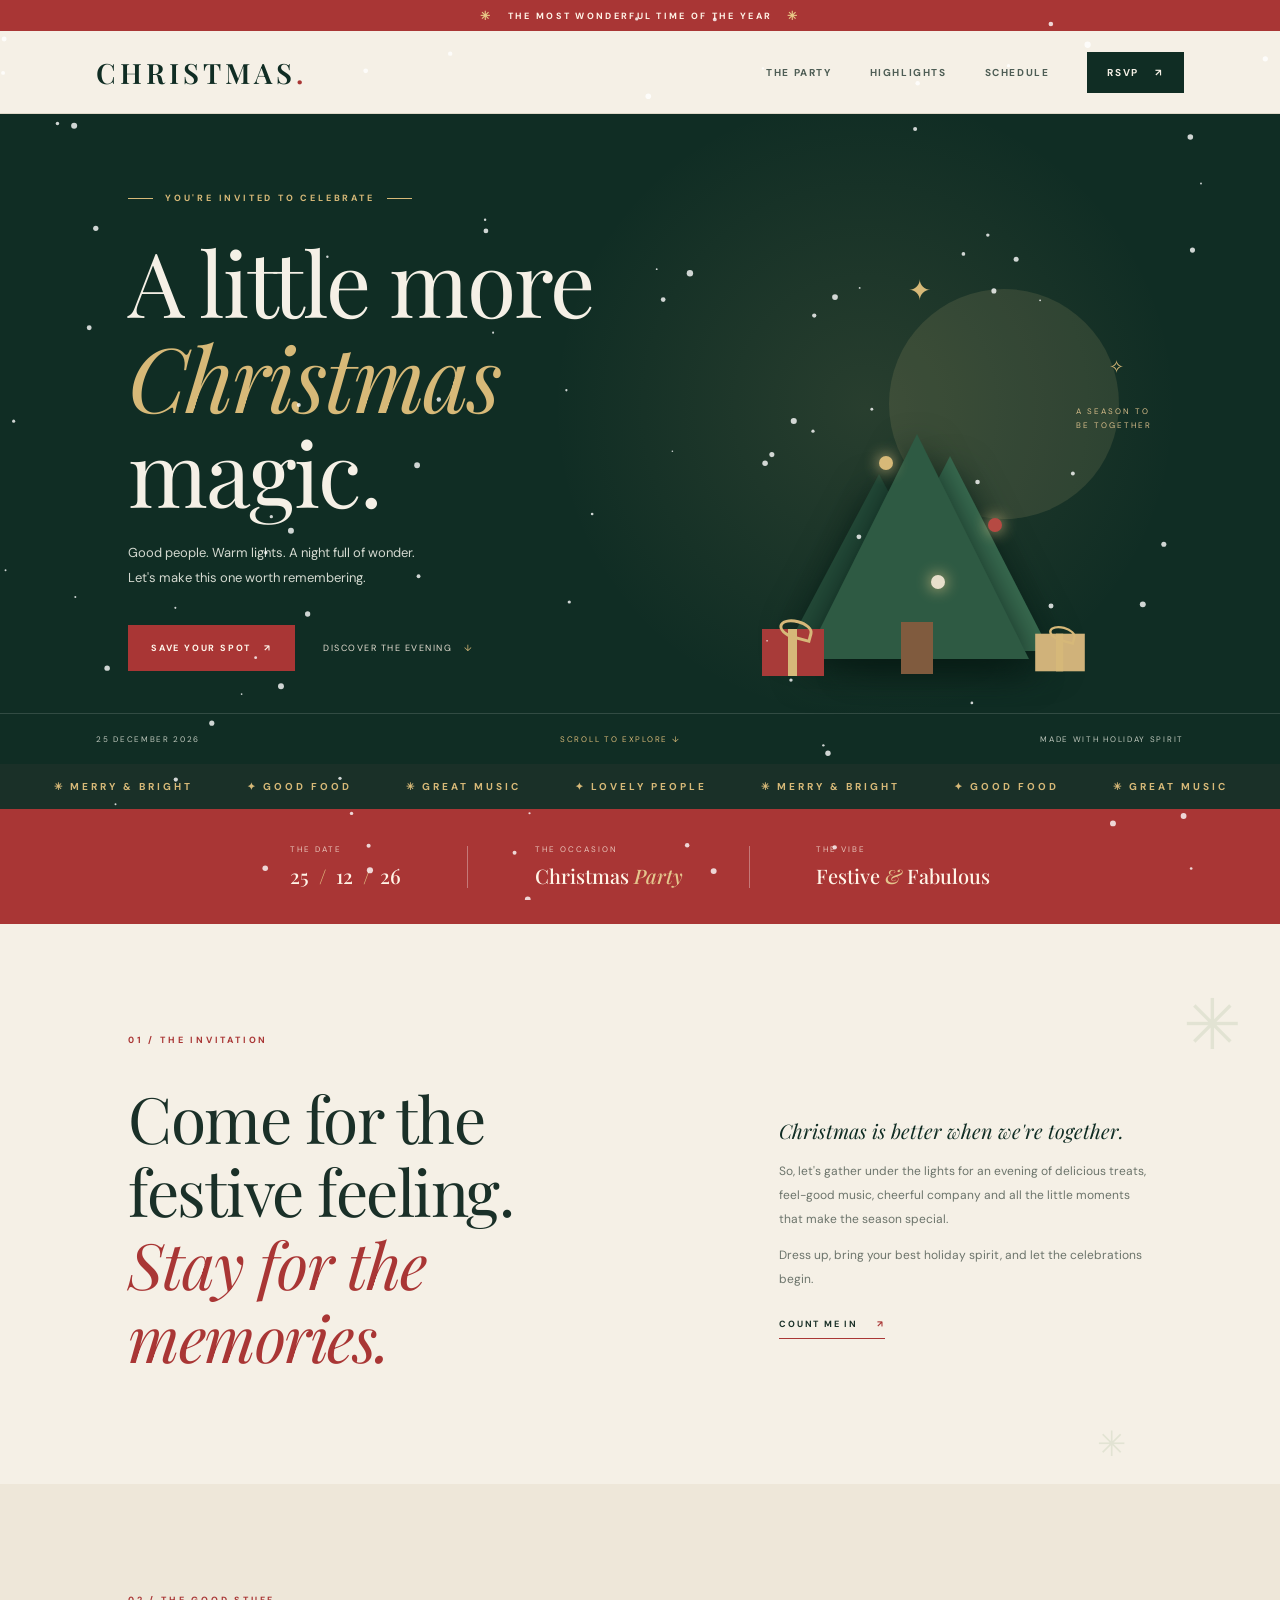
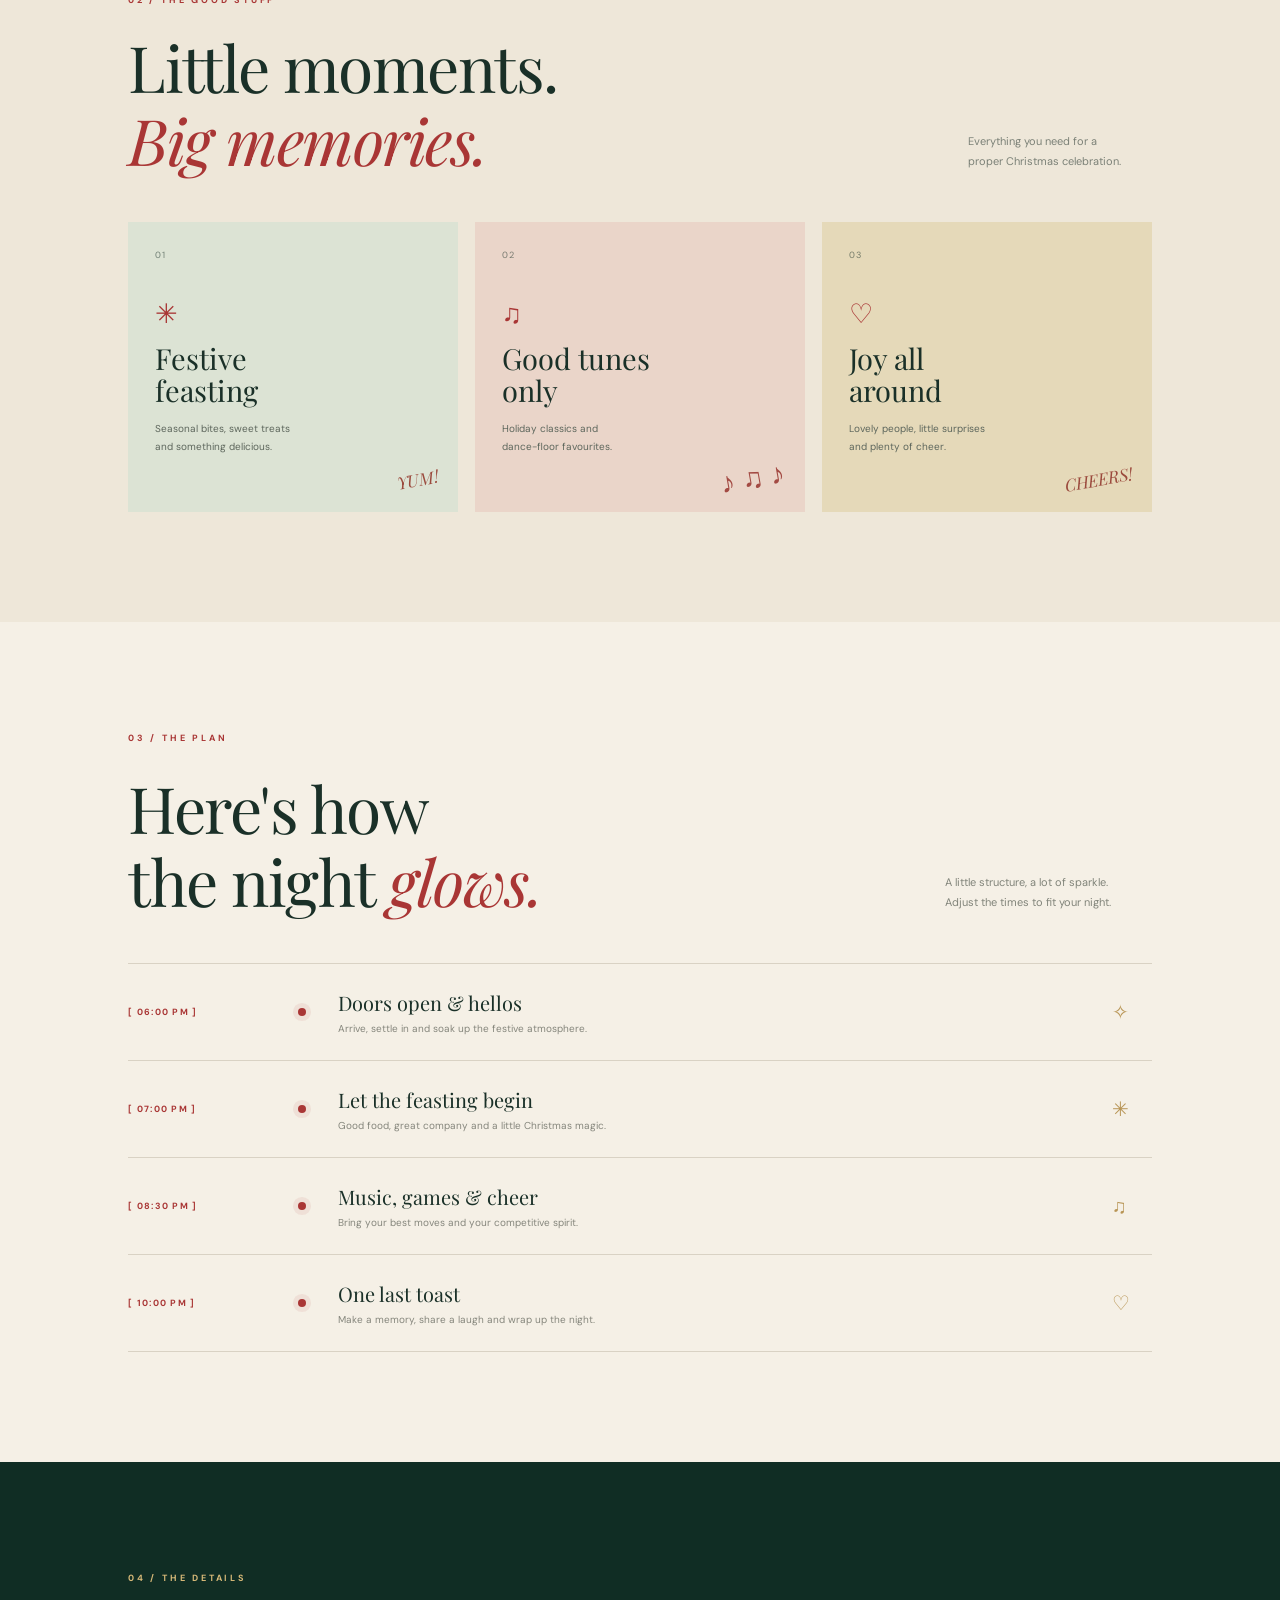
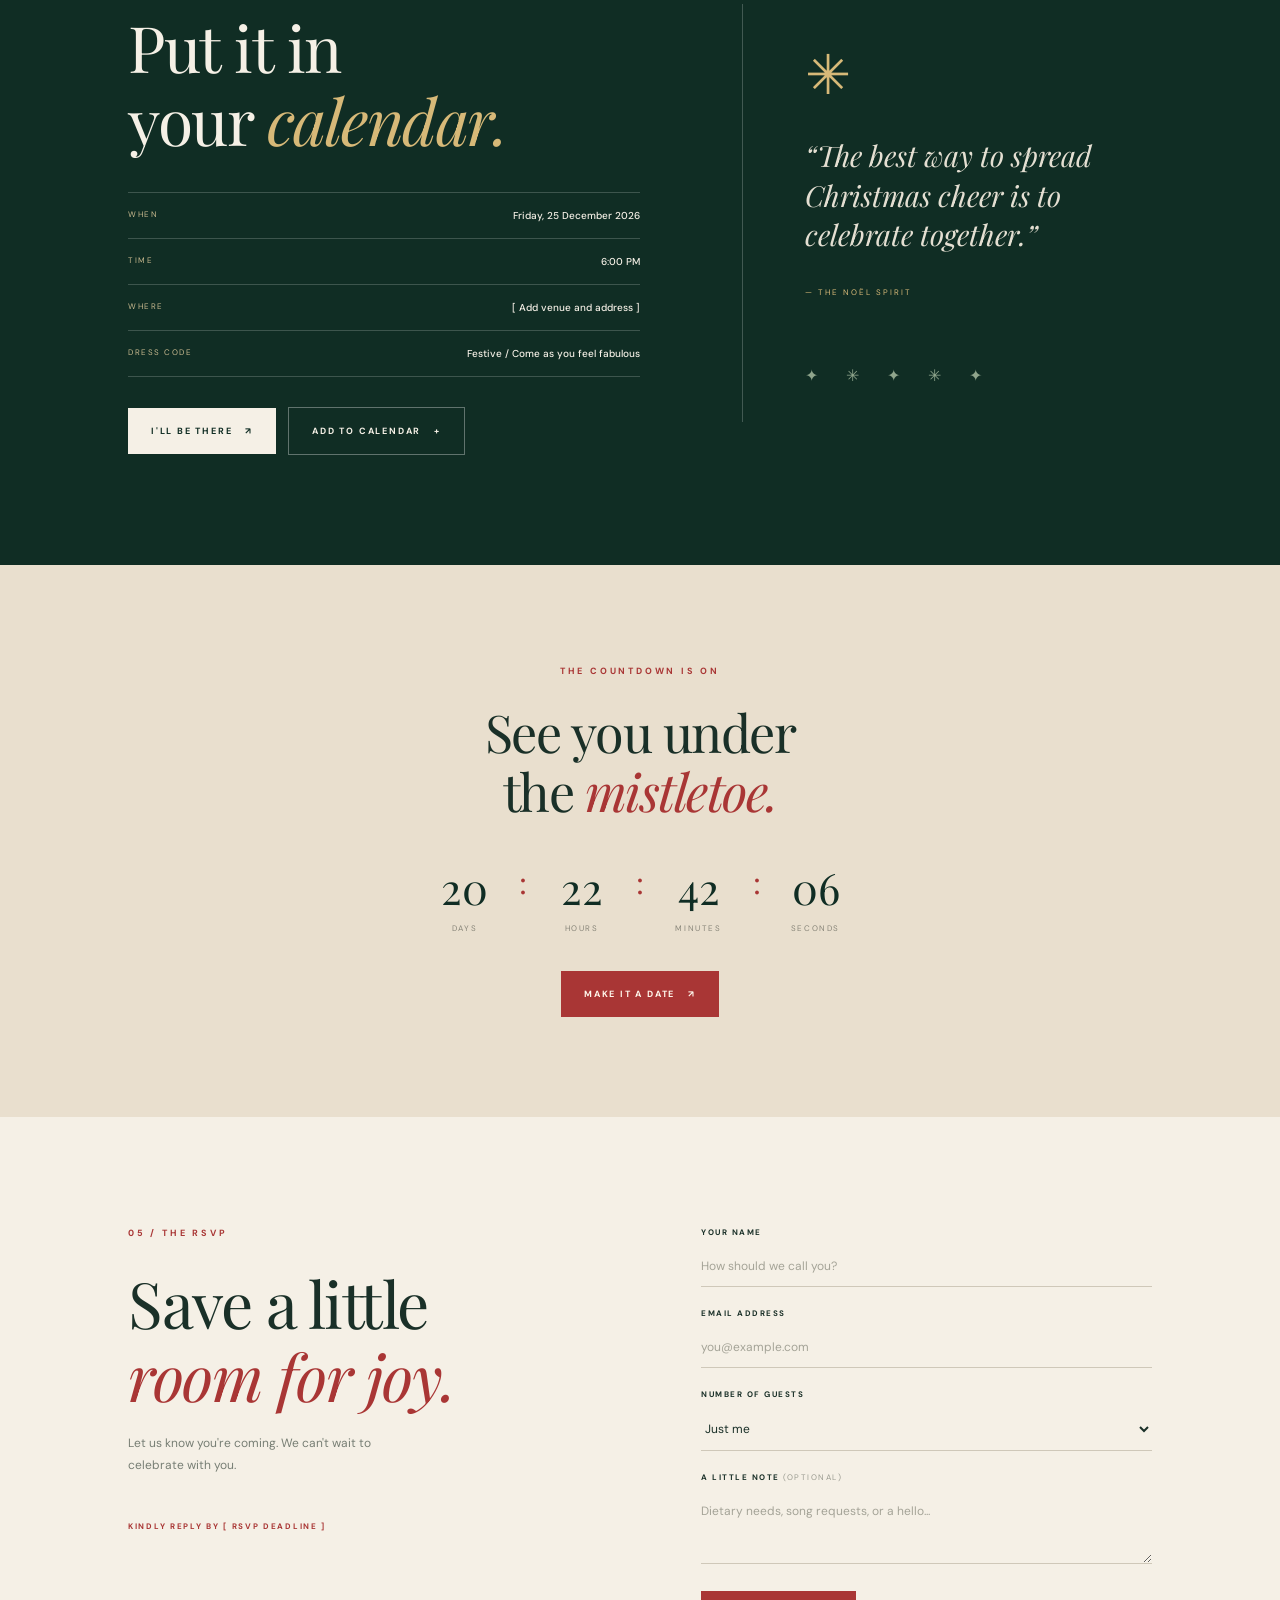
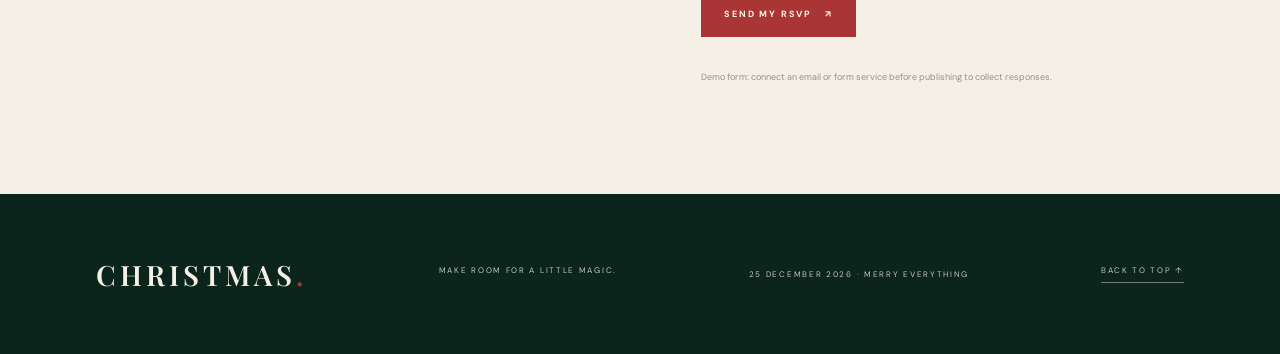
<file: site-generator/christmas-party-site/index.html>
<!DOCTYPE html>
<html lang="en">
<head>
  <meta charset="UTF-8">
  <meta name="viewport" content="width=device-width, initial-scale=1.0">
  <meta name="theme-color" content="#102d24">
  <meta name="description" content="Join us for a little more Christmas magic on 25 December 2026.">
  <title>CHRISTMAS — A Christmas Party</title>
  <link rel="preconnect" href="https://fonts.googleapis.com">
  <link rel="preconnect" href="https://fonts.gstatic.com" crossorigin>
  <link href="https://fonts.googleapis.com/css2?family=DM+Sans:wght@400;500;600;700&family=Playfair+Display:ital,wght@0,400;0,500;0,600;1,400;1,500&display=swap" rel="stylesheet">
  <link rel="stylesheet" href="style.css">
  <script src="script.js" defer></script>
</head>
<body>
  <div class="preloader" id="preloader"><div class="pre-brand">CHRISTMAS<span>.</span></div><div class="pre-line"></div></div>
  <div class="progress" id="progress"></div>
  <canvas id="snow" aria-hidden="true"></canvas>
  <div class="announcement"><span class="sparkle">✳</span> THE MOST WONDERFUL TIME OF THE YEAR <span class="sparkle">✳</span></div>
  <header class="site-header">
    <a class="brand" href="#home" aria-label="CHRISTMAS home">CHRISTMAS<span>.</span></a>
    <button class="menu-toggle" aria-label="Open navigation" aria-expanded="false"><span></span><span></span></button>
    <nav class="nav-links" aria-label="Main navigation">
      <a href="#about">THE PARTY</a><a href="#moments">HIGHLIGHTS</a><a href="#schedule">SCHEDULE</a>
      <a class="nav-cta" href="#rsvp">RSVP <span>↗</span></a>
    </nav>
  </header>

  <main>
    <section class="hero" id="home">
      <div class="hero-glow"></div>
      <div class="hero-copy">
        <p class="eyebrow"><span></span> YOU'RE INVITED TO CELEBRATE <span></span></p>
        <h1>A little more<br><em>Christmas</em> magic.</h1>
        <p class="hero-intro">Good people. Warm lights. A night full of wonder.<br class="desktop-only"> Let's make this one worth remembering.</p>
        <div class="hero-actions"><a class="button button-red" href="#rsvp">SAVE YOUR SPOT <span>↗</span></a><a class="text-link" href="#about">DISCOVER THE EVENING <span>↓</span></a></div>
      </div>
      <div class="hero-art" aria-label="Stylized Christmas tree illustration">
        <div class="moon"></div><div class="star star-one">✦</div><div class="star star-two">✧</div>
        <div class="tree tree-back"></div><div class="tree tree-mid"></div><div class="tree tree-front"></div>
        <div class="tree-trunk"></div><div class="ornament ornament-one"></div><div class="ornament ornament-two"></div><div class="ornament ornament-three"></div>
        <div class="gift gift-one"></div><div class="gift gift-two"></div>
        <div class="art-caption">A SEASON TO<br>BE TOGETHER</div>
      </div>
      <div class="hero-bottom"><span>25 DECEMBER 2026</span><span class="scroll-mark">SCROLL TO EXPLORE ↓</span><span>MADE WITH HOLIDAY SPIRIT</span></div>
    </section>

    <div class="marquee" aria-hidden="true"><div class="marquee-track"><span>✳ MERRY & BRIGHT</span><span>✦ GOOD FOOD</span><span>✳ GREAT MUSIC</span><span>✦ LOVELY PEOPLE</span><span>✳ MERRY & BRIGHT</span><span>✦ GOOD FOOD</span><span>✳ GREAT MUSIC</span><span>✦ LOVELY PEOPLE</span></div></div>

    <section class="date-strip" aria-label="Event date">
      <div><span class="strip-label">THE DATE</span><strong>25 <i> / </i> 12 <i> / </i> 26</strong></div>
      <div class="strip-divider"></div>
      <div><span class="strip-label">THE OCCASION</span><strong>Christmas <em>Party</em></strong></div>
      <div class="strip-divider"></div>
      <div><span class="strip-label">THE VIBE</span><strong>Festive <em>&</em> Fabulous</strong></div>
    </section>

    <section class="intro section-pad" id="about">
      <div class="section-kicker">01 / THE INVITATION</div>
      <div class="intro-content">
        <h2>Come for the<br>festive feeling.<br><em>Stay for the memories.</em></h2>
        <div class="intro-text"><p class="lead">Christmas is better when we're together.</p><p>So, let's gather under the lights for an evening of delicious treats, feel-good music, cheerful company and all the little moments that make the season special.</p><p>Dress up, bring your best holiday spirit, and let the celebrations begin.</p><a class="underlined-link" href="#rsvp">COUNT ME IN <span>↗</span></a></div>
      </div>
      <div class="holly holly-one">✳</div><div class="holly holly-two">✳</div>
    </section>

    <section class="moments section-pad" id="moments">
      <div class="section-heading"><div><div class="section-kicker">02 / THE GOOD STUFF</div><h2>Little moments.<br><em>Big memories.</em></h2></div><p>Everything you need for a<br>proper Christmas celebration.</p></div>
      <div class="moment-grid">
        <article class="moment-card card-food"><div class="card-number">01</div><div class="moment-icon">✳</div><h3>Festive<br>feasting</h3><p>Seasonal bites, sweet treats<br>and something delicious.</p><span class="card-scribble">YUM!</span></article>
        <article class="moment-card card-music"><div class="card-number">02</div><div class="moment-icon">♫</div><h3>Good tunes<br>only</h3><p>Holiday classics and<br>dance-floor favourites.</p><span class="music-lines">♪ ♫ ♪</span></article>
        <article class="moment-card card-cheer"><div class="card-number">03</div><div class="moment-icon">♡</div><h3>Joy all<br>around</h3><p>Lovely people, little surprises<br>and plenty of cheer.</p><span class="card-scribble">CHEERS!</span></article>
      </div>
    </section>

    <section class="schedule section-pad" id="schedule">
      <div class="section-kicker">03 / THE PLAN</div><div class="schedule-head"><h2>Here's how<br>the night <em>glows.</em></h2><p>A little structure, a lot of sparkle.<br>Adjust the times to fit your night.</p></div>
      <div class="timeline">
        <div class="timeline-row"><span class="time">[ 06:00 PM ]</span><span class="timeline-dot"></span><div><h3>Doors open & hellos</h3><p>Arrive, settle in and soak up the festive atmosphere.</p></div><span class="timeline-emoji">✧</span></div>
        <div class="timeline-row"><span class="time">[ 07:00 PM ]</span><span class="timeline-dot"></span><div><h3>Let the feasting begin</h3><p>Good food, great company and a little Christmas magic.</p></div><span class="timeline-emoji">✳</span></div>
        <div class="timeline-row"><span class="time">[ 08:30 PM ]</span><span class="timeline-dot"></span><div><h3>Music, games & cheer</h3><p>Bring your best moves and your competitive spirit.</p></div><span class="timeline-emoji">♫</span></div>
        <div class="timeline-row"><span class="time">[ 10:00 PM ]</span><span class="timeline-dot"></span><div><h3>One last toast</h3><p>Make a memory, share a laugh and wrap up the night.</p></div><span class="timeline-emoji">♡</span></div>
      </div>
    </section>

    <section class="details section-pad">
      <div class="details-card"><div class="section-kicker">04 / THE DETAILS</div><h2>Put it in<br>your <em>calendar.</em></h2>
        <div class="detail-list"><div><span>WHEN</span><strong>Friday, 25 December 2026</strong></div><div><span>TIME</span><strong>6:00 PM</strong></div><div><span>WHERE</span><strong>[ Add venue and address ]</strong></div><div><span>DRESS CODE</span><strong>Festive / Come as you feel fabulous</strong></div></div>
        <div class="detail-actions"><a class="button button-light" href="#rsvp">I'LL BE THERE <span>↗</span></a><button class="button button-ghost" id="addCal" type="button">ADD TO CALENDAR <span>+</span></button></div>
      </div>
      <div class="details-side"><div class="big-star">✳</div><p class="side-quote">“The best way to spread Christmas cheer is to celebrate together.”</p><span>— THE NOËL SPIRIT</span><div class="mini-garland">✦　✳　✦　✳　✦</div></div>
    </section>

    <section class="countdown-section">
      <div class="section-kicker">THE COUNTDOWN IS ON</div><h2>See you under<br>the <em>mistletoe.</em></h2>
      <div class="countdown" aria-label="Countdown to Christmas"><div><strong id="days">00</strong><span>DAYS</span></div><b>:</b><div><strong id="hours">00</strong><span>HOURS</span></div><b>:</b><div><strong id="minutes">00</strong><span>MINUTES</span></div><b>:</b><div><strong id="seconds">00</strong><span>SECONDS</span></div></div>
      <a class="button button-red" href="#rsvp">MAKE IT A DATE <span>↗</span></a>
    </section>

    <section class="rsvp section-pad" id="rsvp">
      <div class="rsvp-copy"><div class="section-kicker">05 / THE RSVP</div><h2>Save a little<br><em>room for joy.</em></h2><p>Let us know you're coming. We can't wait to celebrate with you.</p><div class="rsvp-note">KINDLY REPLY BY [ RSVP DEADLINE ]</div></div>
      <form class="rsvp-form" id="rsvpForm">
        <label for="name">YOUR NAME</label><input id="name" name="name" type="text" placeholder="How should we call you?" required>
        <label for="email">EMAIL ADDRESS</label><input id="email" name="email" type="email" placeholder="you@example.com" required>
        <label for="guests">NUMBER OF GUESTS</label><select id="guests" name="guests"><option value="1">Just me</option><option value="2">2 people</option><option value="3">3 people</option><option value="4">4 people</option><option value="5">5 people</option></select>
        <label for="note">A LITTLE NOTE <span>(OPTIONAL)</span></label><textarea id="note" name="note" rows="3" placeholder="Dietary needs, song requests, or a hello..."></textarea>
        <button class="button button-red submit-button" type="submit">SEND MY RSVP <span>↗</span></button>
        <p class="form-message" id="formMessage" role="status" aria-live="polite"></p>
        <small class="form-hint">Demo form: connect an email or form service before publishing to collect responses.</small>
      </form>
    </section>
  </main>

  <footer class="footer"><a class="brand footer-brand" href="#home">CHRISTMAS<span>.</span></a><p>MAKE ROOM FOR A LITTLE MAGIC.</p><span>25 DECEMBER 2026 · MERRY EVERYTHING</span><a href="#home" class="back-top">BACK TO TOP ↑</a></footer>
  <div class="toast" id="toast" role="status" aria-live="polite"></div>
</body>
</html>
</file>
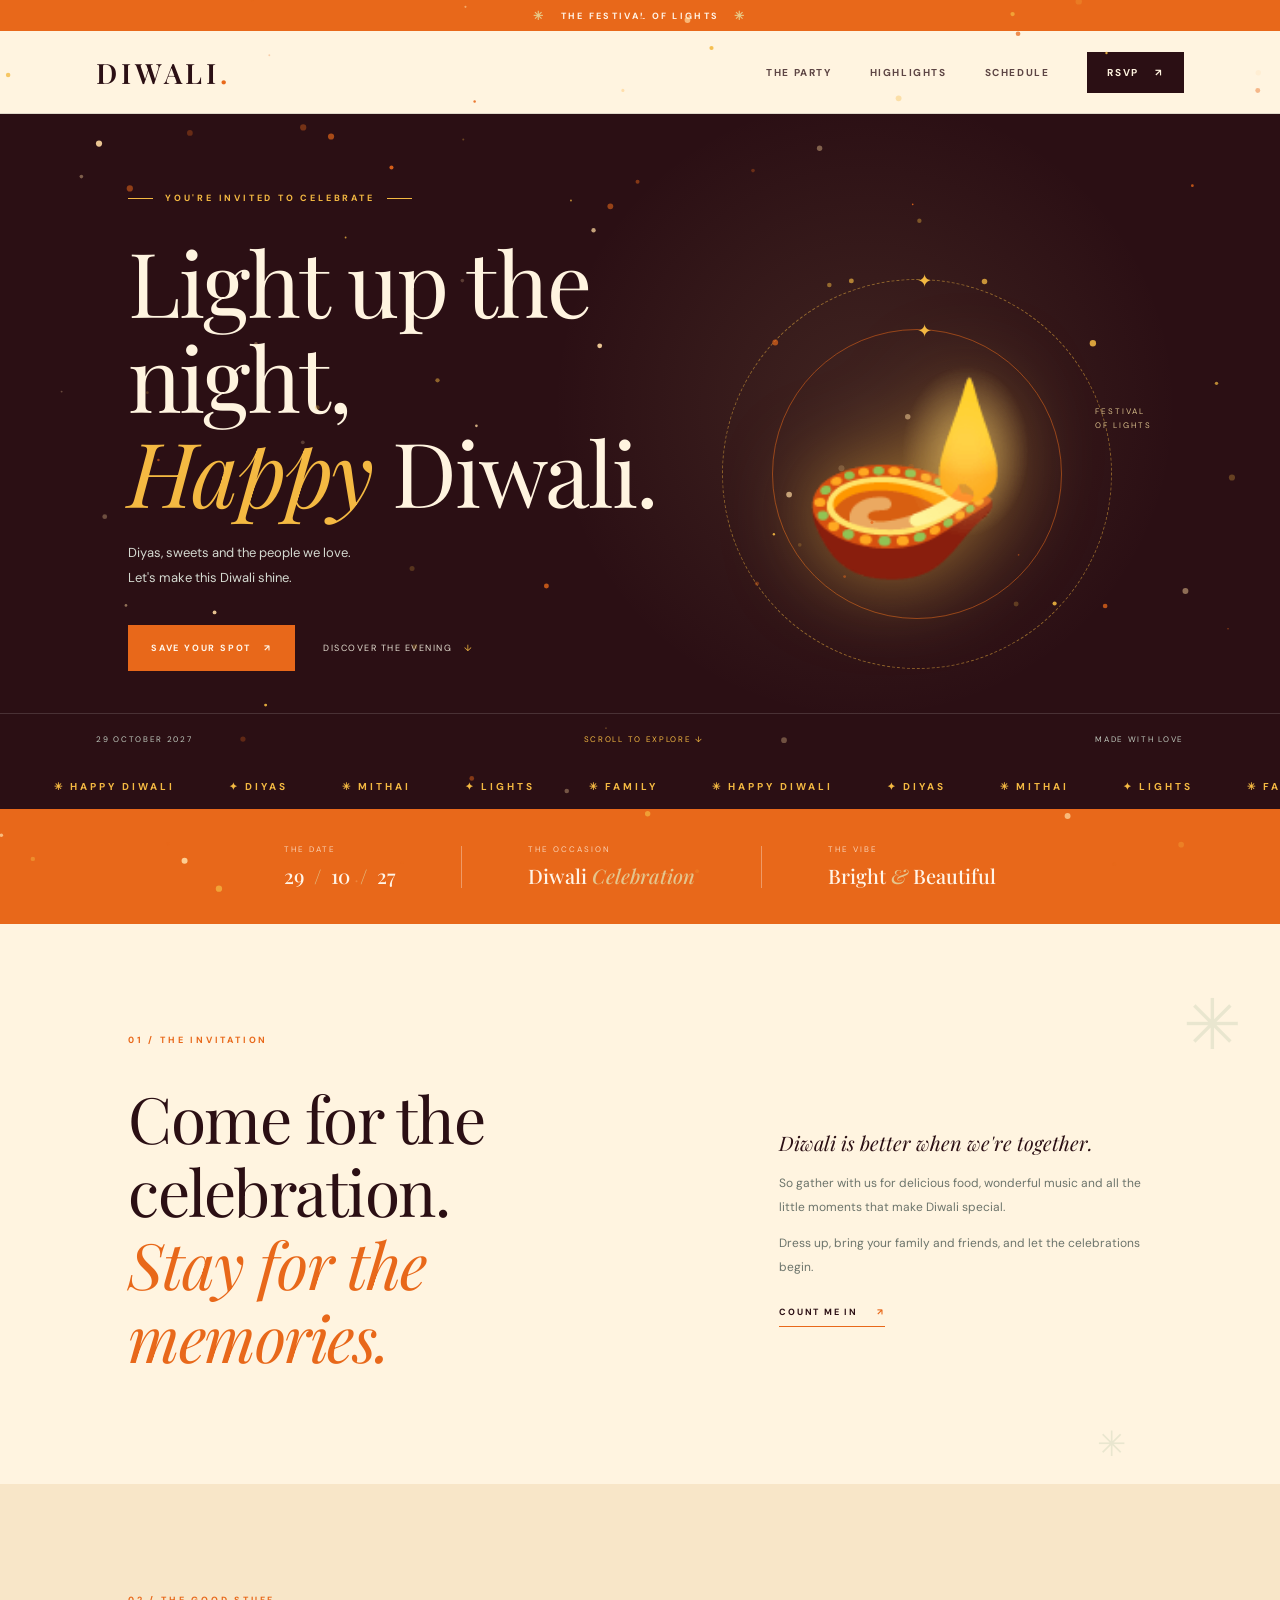
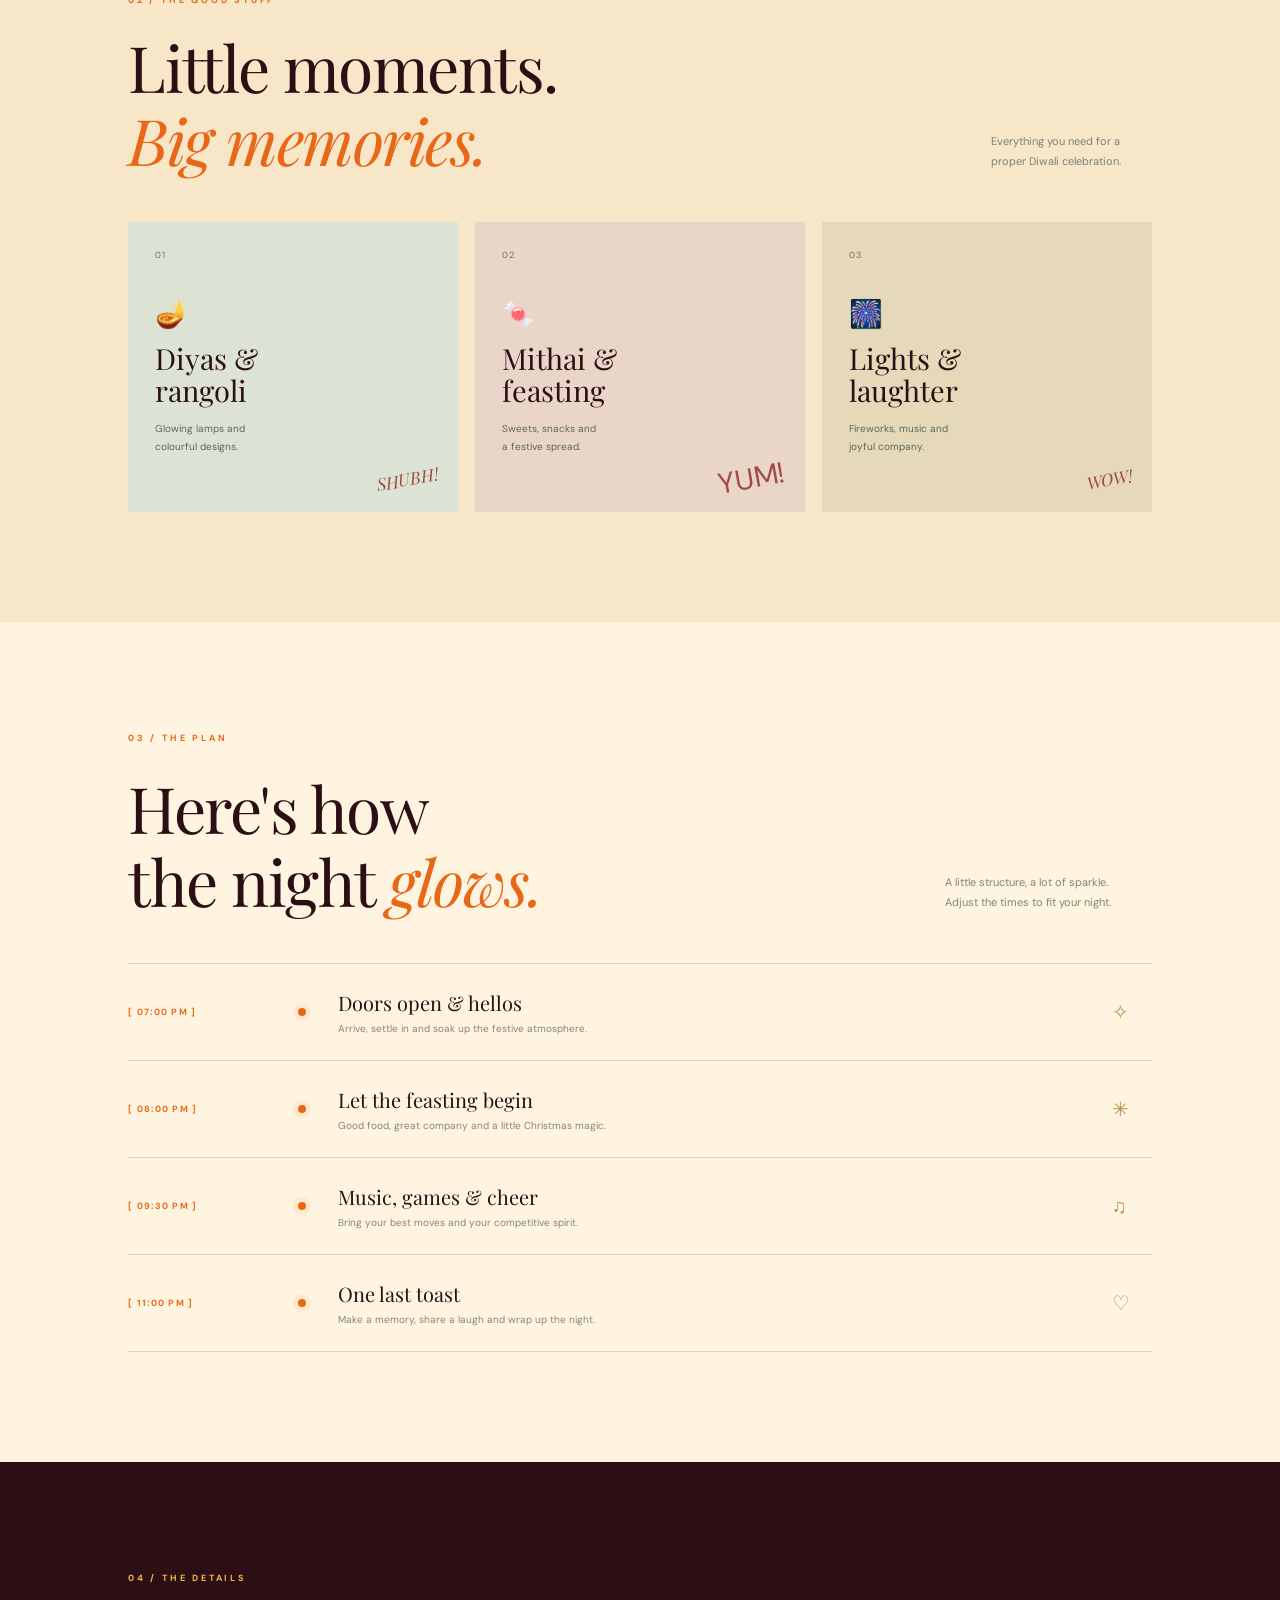
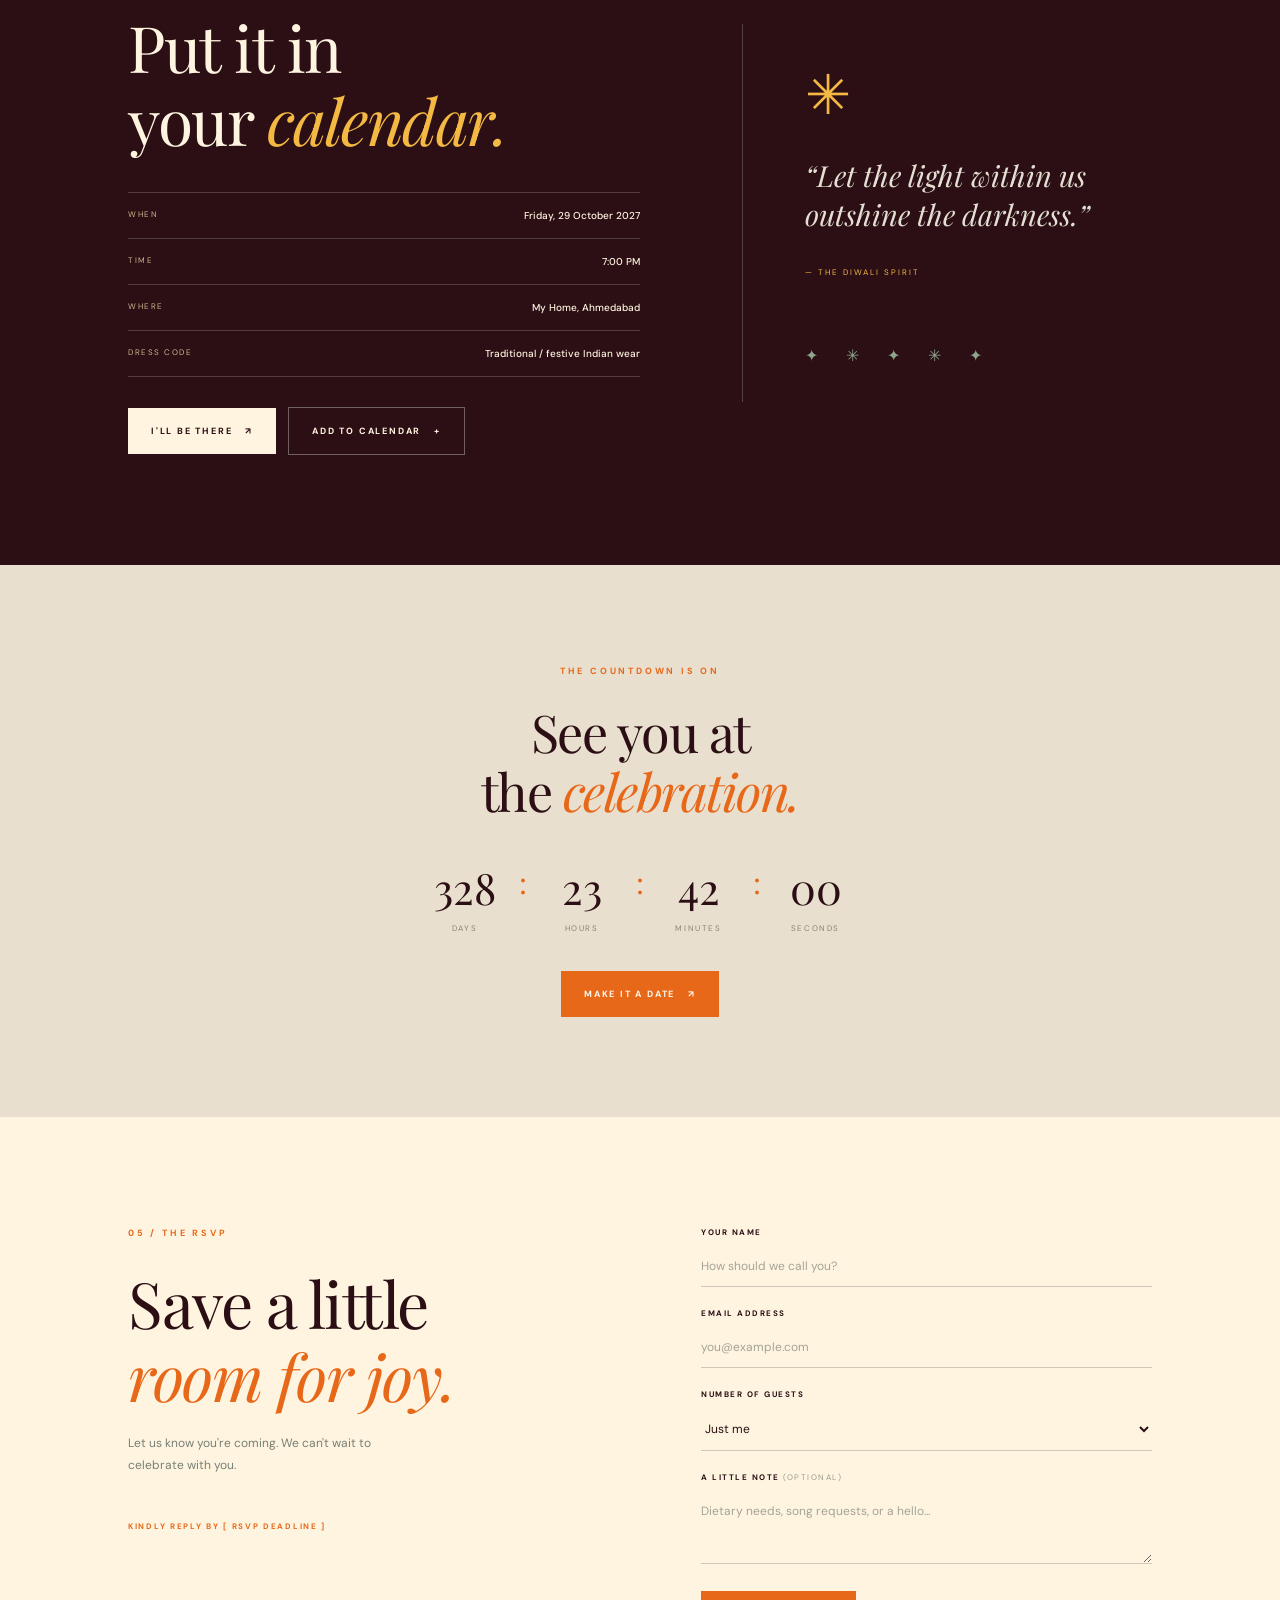
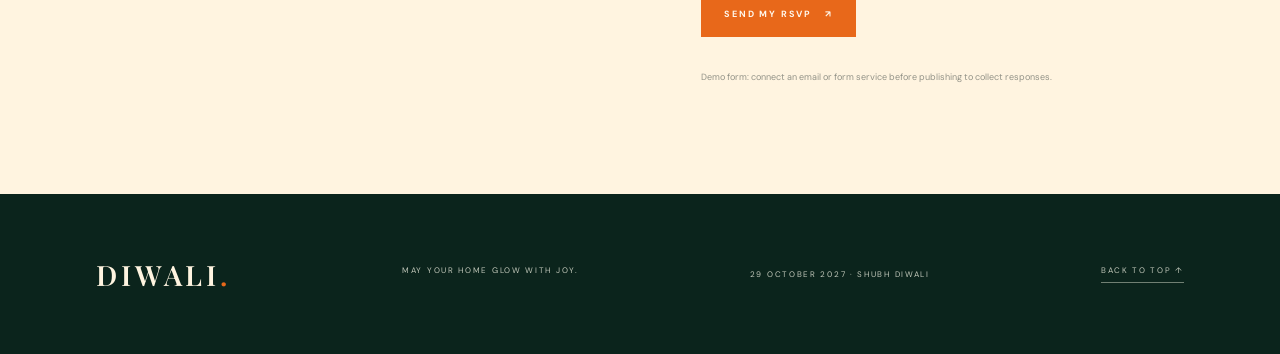
<file: site-generator/diwali-party-site/index.html>
<!DOCTYPE html>
<html lang="en">
<head>
  <meta charset="UTF-8">
  <meta name="viewport" content="width=device-width, initial-scale=1.0">
  <meta name="theme-color" content="#2b0f14">
  <meta name="description" content="You're invited to celebrate Diwali on Friday, 29 October 2027.">
  <title>DIWALI — A Diwali Celebration</title>
  <link rel="preconnect" href="https://fonts.googleapis.com">
  <link rel="preconnect" href="https://fonts.gstatic.com" crossorigin>
  <link href="https://fonts.googleapis.com/css2?family=DM+Sans:wght@400;500;600;700&family=Playfair+Display:ital,wght@0,400;0,500;0,600;1,400;1,500&display=swap" rel="stylesheet">
  <link rel="stylesheet" href="style.css">
  <script src="script.js" defer></script>
</head>
<body>
  <div class="preloader" id="preloader"><div class="pre-brand">DIWALI<span>.</span></div><div class="pre-line"></div></div>
  <div class="progress" id="progress"></div>
  <canvas id="snow" aria-hidden="true"></canvas>
  <div class="announcement"><span class="sparkle">✳</span> THE FESTIVAL OF LIGHTS <span class="sparkle">✳</span></div>
  <header class="site-header">
    <a class="brand" href="#home" aria-label="DIWALI home">DIWALI<span>.</span></a>
    <button class="menu-toggle" aria-label="Open navigation" aria-expanded="false"><span></span><span></span></button>
    <nav class="nav-links" aria-label="Main navigation">
      <a href="#about">THE PARTY</a><a href="#moments">HIGHLIGHTS</a><a href="#schedule">SCHEDULE</a>
      <a class="nav-cta" href="#rsvp">RSVP <span>↗</span></a>
    </nav>
  </header>

  <main>
    <section class="hero" id="home">
      <div class="hero-glow"></div>
      <div class="hero-copy">
        <p class="eyebrow"><span></span> YOU'RE INVITED TO CELEBRATE <span></span></p>
        <h1>Light up the night,<br><em>Happy</em> Diwali.</h1>
        <p class="hero-intro">Diyas, sweets and the people we love.<br class="desktop-only"> Let's make this Diwali shine.</p>
        <div class="hero-actions"><a class="button button-red" href="#rsvp">SAVE YOUR SPOT <span>↗</span></a><a class="text-link" href="#about">DISCOVER THE EVENING <span>↓</span></a></div>
      </div>
      <div class="hero-art emblem" aria-hidden="true"><div class="emblem-ring"></div><div class="emblem-ring r2"></div><div class="emblem-symbol">🪔</div><div class="art-caption">FESTIVAL<br>OF LIGHTS</div></div>
      <div class="hero-bottom"><span>29 OCTOBER 2027</span><span class="scroll-mark">SCROLL TO EXPLORE ↓</span><span>MADE WITH LOVE</span></div>
    </section>

    <div class="marquee" aria-hidden="true"><div class="marquee-track"><span>✳ HAPPY DIWALI</span><span>✦ DIYAS</span><span>✳ MITHAI</span><span>✦ LIGHTS</span><span>✳ FAMILY</span><span>✳ HAPPY DIWALI</span><span>✦ DIYAS</span><span>✳ MITHAI</span><span>✦ LIGHTS</span><span>✳ FAMILY</span></div></div>

    <section class="date-strip" aria-label="Event date">
      <div><span class="strip-label">THE DATE</span><strong>29 <i> / </i> 10 <i> / </i> 27</strong></div>
      <div class="strip-divider"></div>
      <div><span class="strip-label">THE OCCASION</span><strong>Diwali <em>Celebration</em></strong></div>
      <div class="strip-divider"></div>
      <div><span class="strip-label">THE VIBE</span><strong>Bright <em>&</em> Beautiful</strong></div>
    </section>

    <section class="intro section-pad" id="about">
      <div class="section-kicker">01 / THE INVITATION</div>
      <div class="intro-content">
        <h2>Come for the<br>celebration.<br><em>Stay for the memories.</em></h2>
        <div class="intro-text"><p class="lead">Diwali is better when we're together.</p><p>So gather with us for delicious food, wonderful music and all the little moments that make Diwali special.</p><p>Dress up, bring your family and friends, and let the celebrations begin.</p><a class="underlined-link" href="#rsvp">COUNT ME IN <span>↗</span></a></div>
      </div>
      <div class="holly holly-one">✳</div><div class="holly holly-two">✳</div>
    </section>

    <section class="moments section-pad" id="moments">
      <div class="section-heading"><div><div class="section-kicker">02 / THE GOOD STUFF</div><h2>Little moments.<br><em>Big memories.</em></h2></div><p>Everything you need for a<br>proper Diwali celebration.</p></div>
      <div class="moment-grid">
        <article class="moment-card card-food"><div class="card-number">01</div><div class="moment-icon">🪔</div><h3>Diyas &<br>rangoli</h3><p>Glowing lamps and<br>colourful designs.</p><span class="card-scribble">SHUBH!</span></article>
        <article class="moment-card card-music"><div class="card-number">02</div><div class="moment-icon">🍬</div><h3>Mithai &<br>feasting</h3><p>Sweets, snacks and<br>a festive spread.</p><span class="music-lines">YUM!</span></article>
        <article class="moment-card card-cheer"><div class="card-number">03</div><div class="moment-icon">🎆</div><h3>Lights &<br>laughter</h3><p>Fireworks, music and<br>joyful company.</p><span class="card-scribble">WOW!</span></article>
      </div>
    </section>

    <section class="schedule section-pad" id="schedule">
      <div class="section-kicker">03 / THE PLAN</div><div class="schedule-head"><h2>Here's how<br>the night <em>glows.</em></h2><p>A little structure, a lot of sparkle.<br>Adjust the times to fit your night.</p></div>
      <div class="timeline">
        <div class="timeline-row"><span class="time">[ 07:00 PM ]</span><span class="timeline-dot"></span><div><h3>Doors open & hellos</h3><p>Arrive, settle in and soak up the festive atmosphere.</p></div><span class="timeline-emoji">✧</span></div>
        <div class="timeline-row"><span class="time">[ 08:00 PM ]</span><span class="timeline-dot"></span><div><h3>Let the feasting begin</h3><p>Good food, great company and a little Christmas magic.</p></div><span class="timeline-emoji">✳</span></div>
        <div class="timeline-row"><span class="time">[ 09:30 PM ]</span><span class="timeline-dot"></span><div><h3>Music, games & cheer</h3><p>Bring your best moves and your competitive spirit.</p></div><span class="timeline-emoji">♫</span></div>
        <div class="timeline-row"><span class="time">[ 11:00 PM ]</span><span class="timeline-dot"></span><div><h3>One last toast</h3><p>Make a memory, share a laugh and wrap up the night.</p></div><span class="timeline-emoji">♡</span></div>
      </div>
    </section>

    <section class="details section-pad">
      <div class="details-card"><div class="section-kicker">04 / THE DETAILS</div><h2>Put it in<br>your <em>calendar.</em></h2>
        <div class="detail-list"><div><span>WHEN</span><strong>Friday, 29 October 2027</strong></div><div><span>TIME</span><strong>7:00 PM</strong></div><div><span>WHERE</span><strong>My Home, Ahmedabad</strong></div><div><span>DRESS CODE</span><strong>Traditional / festive Indian wear</strong></div></div>
        <div class="detail-actions"><a class="button button-light" href="#rsvp">I'LL BE THERE <span>↗</span></a><button class="button button-ghost" id="addCal" type="button">ADD TO CALENDAR <span>+</span></button></div>
      </div>
      <div class="details-side"><div class="big-star">✳</div><p class="side-quote">“Let the light within us outshine the darkness.”</p><span>— THE DIWALI SPIRIT</span><div class="mini-garland">✦　✳　✦　✳　✦</div></div>
    </section>

    <section class="countdown-section">
      <div class="section-kicker">THE COUNTDOWN IS ON</div><h2>See you at<br>the <em>celebration.</em></h2>
      <div class="countdown" aria-label="Countdown to Christmas"><div><strong id="days">00</strong><span>DAYS</span></div><b>:</b><div><strong id="hours">00</strong><span>HOURS</span></div><b>:</b><div><strong id="minutes">00</strong><span>MINUTES</span></div><b>:</b><div><strong id="seconds">00</strong><span>SECONDS</span></div></div>
      <a class="button button-red" href="#rsvp">MAKE IT A DATE <span>↗</span></a>
    </section>

    <section class="rsvp section-pad" id="rsvp">
      <div class="rsvp-copy"><div class="section-kicker">05 / THE RSVP</div><h2>Save a little<br><em>room for joy.</em></h2><p>Let us know you're coming. We can't wait to celebrate with you.</p><div class="rsvp-note">KINDLY REPLY BY [ RSVP DEADLINE ]</div></div>
      <form class="rsvp-form" id="rsvpForm">
        <label for="name">YOUR NAME</label><input id="name" name="name" type="text" placeholder="How should we call you?" required>
        <label for="email">EMAIL ADDRESS</label><input id="email" name="email" type="email" placeholder="you@example.com" required>
        <label for="guests">NUMBER OF GUESTS</label><select id="guests" name="guests"><option value="1">Just me</option><option value="2">2 people</option><option value="3">3 people</option><option value="4">4 people</option><option value="5">5 people</option></select>
        <label for="note">A LITTLE NOTE <span>(OPTIONAL)</span></label><textarea id="note" name="note" rows="3" placeholder="Dietary needs, song requests, or a hello..."></textarea>
        <button class="button button-red submit-button" type="submit">SEND MY RSVP <span>↗</span></button>
        <p class="form-message" id="formMessage" role="status" aria-live="polite"></p>
        <small class="form-hint">Demo form: connect an email or form service before publishing to collect responses.</small>
      </form>
    </section>
  </main>

  <footer class="footer"><a class="brand footer-brand" href="#home">DIWALI<span>.</span></a><p>MAY YOUR HOME GLOW WITH JOY.</p><span>29 OCTOBER 2027 · SHUBH DIWALI</span><a href="#home" class="back-top">BACK TO TOP ↑</a></footer>
  <div class="toast" id="toast" role="status" aria-live="polite"></div>
</body>
</html>
</file>
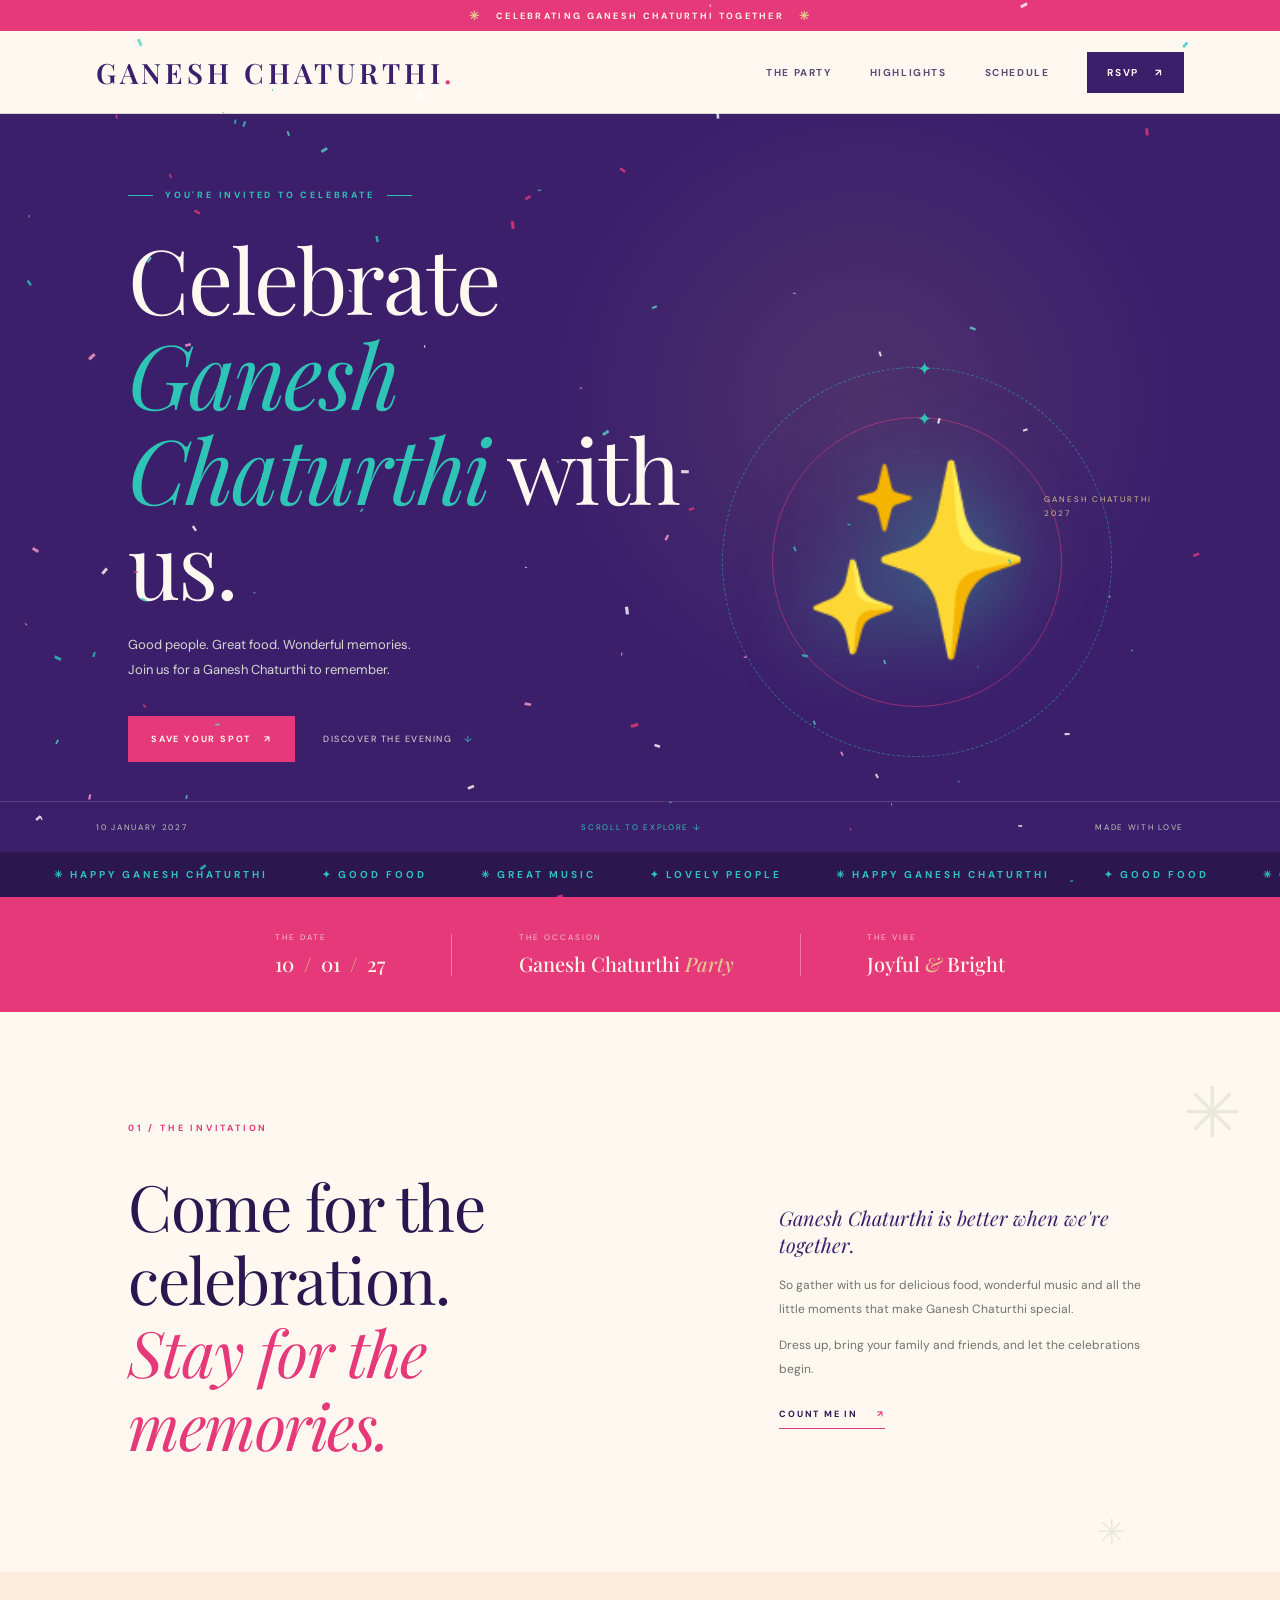
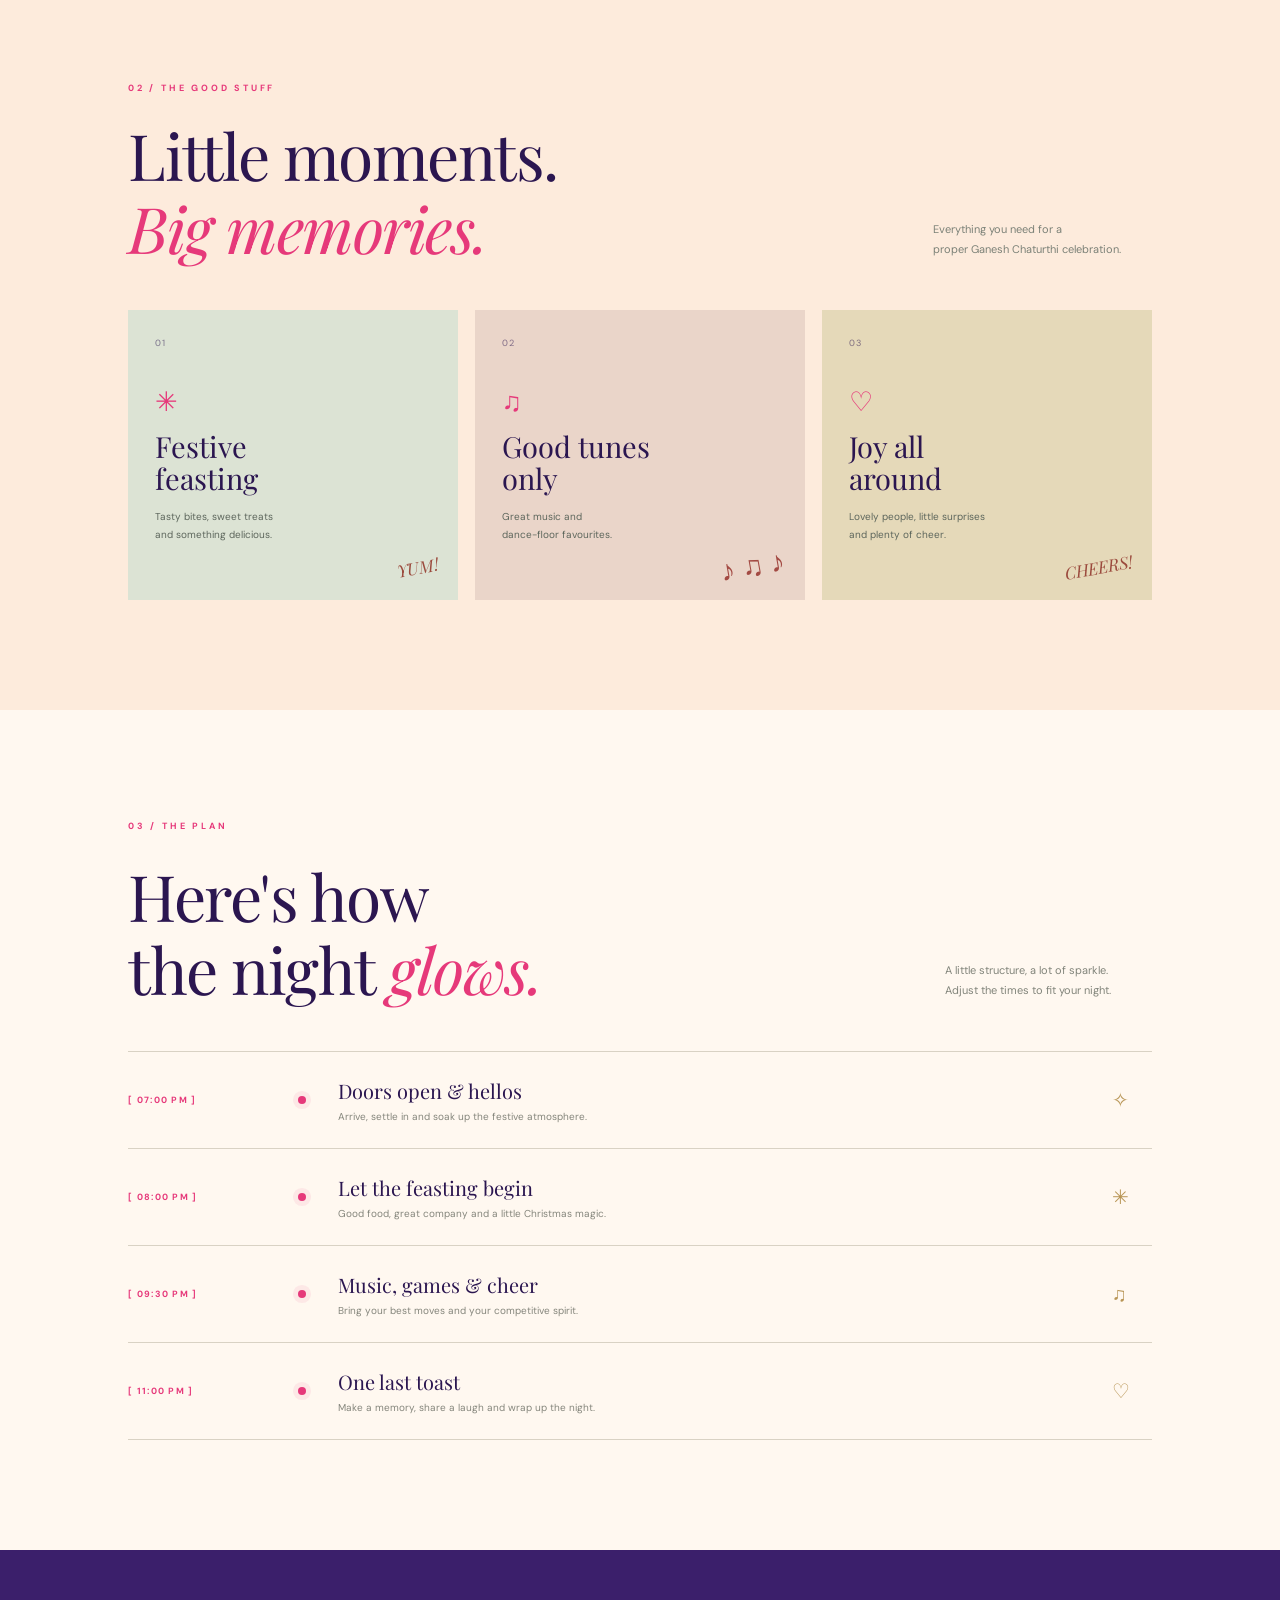
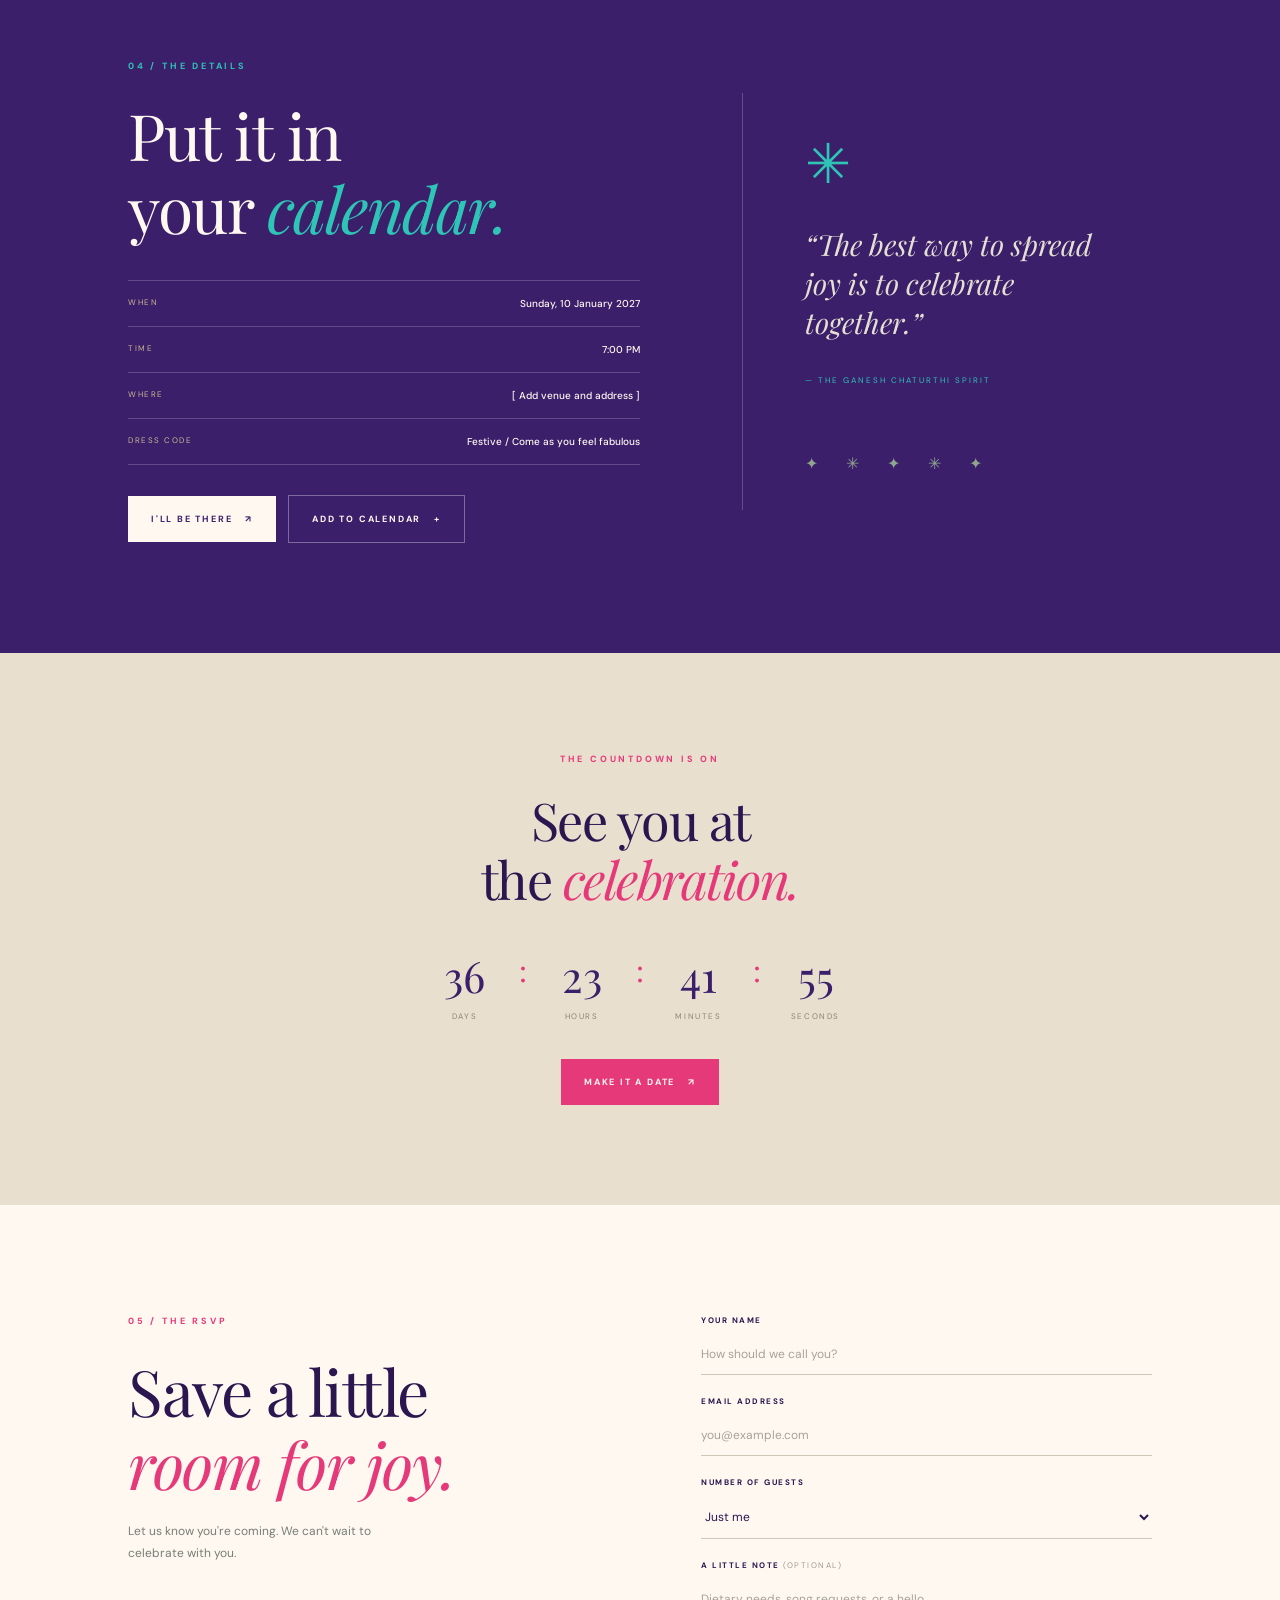
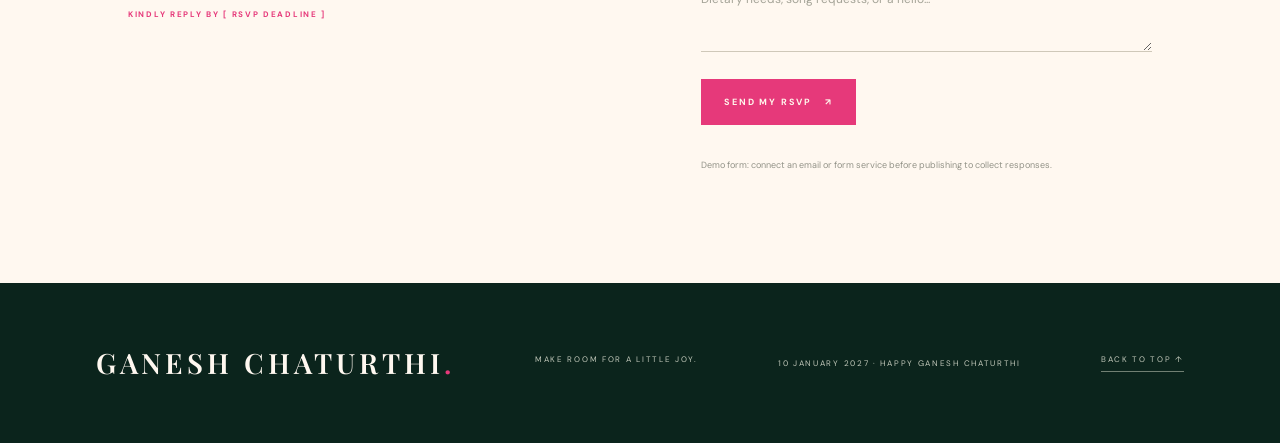
<file: site-generator/ganesh-chaturthi-party-site/index.html>
<!DOCTYPE html>
<html lang="en">
<head>
  <meta charset="UTF-8">
  <meta name="viewport" content="width=device-width, initial-scale=1.0">
  <meta name="theme-color" content="#3b1f6b">
  <meta name="description" content="You're invited to celebrate Ganesh Chaturthi on Sunday, 10 January 2027.">
  <title>GANESH CHATURTHI — A Ganesh Chaturthi Celebration</title>
  <link rel="preconnect" href="https://fonts.googleapis.com">
  <link rel="preconnect" href="https://fonts.gstatic.com" crossorigin>
  <link href="https://fonts.googleapis.com/css2?family=DM+Sans:wght@400;500;600;700&family=Playfair+Display:ital,wght@0,400;0,500;0,600;1,400;1,500&display=swap" rel="stylesheet">
  <link rel="stylesheet" href="style.css">
  <script src="script.js" defer></script>
</head>
<body>
  <div class="preloader" id="preloader"><div class="pre-brand">GANESH CHATURTHI<span>.</span></div><div class="pre-line"></div></div>
  <div class="progress" id="progress"></div>
  <canvas id="snow" aria-hidden="true"></canvas>
  <div class="announcement"><span class="sparkle">✳</span> CELEBRATING GANESH CHATURTHI TOGETHER <span class="sparkle">✳</span></div>
  <header class="site-header">
    <a class="brand" href="#home" aria-label="GANESH CHATURTHI home">GANESH CHATURTHI<span>.</span></a>
    <button class="menu-toggle" aria-label="Open navigation" aria-expanded="false"><span></span><span></span></button>
    <nav class="nav-links" aria-label="Main navigation">
      <a href="#about">THE PARTY</a><a href="#moments">HIGHLIGHTS</a><a href="#schedule">SCHEDULE</a>
      <a class="nav-cta" href="#rsvp">RSVP <span>↗</span></a>
    </nav>
  </header>

  <main>
    <section class="hero" id="home">
      <div class="hero-glow"></div>
      <div class="hero-copy">
        <p class="eyebrow"><span></span> YOU'RE INVITED TO CELEBRATE <span></span></p>
        <h1>Celebrate<br><em>Ganesh Chaturthi</em> with us.</h1>
        <p class="hero-intro">Good people. Great food. Wonderful memories.<br class="desktop-only"> Join us for a Ganesh Chaturthi to remember.</p>
        <div class="hero-actions"><a class="button button-red" href="#rsvp">SAVE YOUR SPOT <span>↗</span></a><a class="text-link" href="#about">DISCOVER THE EVENING <span>↓</span></a></div>
      </div>
      <div class="hero-art emblem" aria-hidden="true"><div class="emblem-ring"></div><div class="emblem-ring r2"></div><div class="emblem-symbol">✨</div><div class="art-caption">GANESH CHATURTHI<br>2027</div></div>
      <div class="hero-bottom"><span>10 JANUARY 2027</span><span class="scroll-mark">SCROLL TO EXPLORE ↓</span><span>MADE WITH LOVE</span></div>
    </section>

    <div class="marquee" aria-hidden="true"><div class="marquee-track"><span>✳ HAPPY GANESH CHATURTHI</span><span>✦ GOOD FOOD</span><span>✳ GREAT MUSIC</span><span>✦ LOVELY PEOPLE</span><span>✳ HAPPY GANESH CHATURTHI</span><span>✦ GOOD FOOD</span><span>✳ GREAT MUSIC</span><span>✦ LOVELY PEOPLE</span></div></div>

    <section class="date-strip" aria-label="Event date">
      <div><span class="strip-label">THE DATE</span><strong>10 <i> / </i> 01 <i> / </i> 27</strong></div>
      <div class="strip-divider"></div>
      <div><span class="strip-label">THE OCCASION</span><strong>Ganesh Chaturthi <em>Party</em></strong></div>
      <div class="strip-divider"></div>
      <div><span class="strip-label">THE VIBE</span><strong>Joyful <em>&</em> Bright</strong></div>
    </section>

    <section class="intro section-pad" id="about">
      <div class="section-kicker">01 / THE INVITATION</div>
      <div class="intro-content">
        <h2>Come for the<br>celebration.<br><em>Stay for the memories.</em></h2>
        <div class="intro-text"><p class="lead">Ganesh Chaturthi is better when we're together.</p><p>So gather with us for delicious food, wonderful music and all the little moments that make Ganesh Chaturthi special.</p><p>Dress up, bring your family and friends, and let the celebrations begin.</p><a class="underlined-link" href="#rsvp">COUNT ME IN <span>↗</span></a></div>
      </div>
      <div class="holly holly-one">✳</div><div class="holly holly-two">✳</div>
    </section>

    <section class="moments section-pad" id="moments">
      <div class="section-heading"><div><div class="section-kicker">02 / THE GOOD STUFF</div><h2>Little moments.<br><em>Big memories.</em></h2></div><p>Everything you need for a<br>proper Ganesh Chaturthi celebration.</p></div>
      <div class="moment-grid">
        <article class="moment-card card-food"><div class="card-number">01</div><div class="moment-icon">✳</div><h3>Festive<br>feasting</h3><p>Tasty bites, sweet treats<br>and something delicious.</p><span class="card-scribble">YUM!</span></article>
        <article class="moment-card card-music"><div class="card-number">02</div><div class="moment-icon">♫</div><h3>Good tunes<br>only</h3><p>Great music and<br>dance-floor favourites.</p><span class="music-lines">♪ ♫ ♪</span></article>
        <article class="moment-card card-cheer"><div class="card-number">03</div><div class="moment-icon">♡</div><h3>Joy all<br>around</h3><p>Lovely people, little surprises<br>and plenty of cheer.</p><span class="card-scribble">CHEERS!</span></article>
      </div>
    </section>

    <section class="schedule section-pad" id="schedule">
      <div class="section-kicker">03 / THE PLAN</div><div class="schedule-head"><h2>Here's how<br>the night <em>glows.</em></h2><p>A little structure, a lot of sparkle.<br>Adjust the times to fit your night.</p></div>
      <div class="timeline">
        <div class="timeline-row"><span class="time">[ 07:00 PM ]</span><span class="timeline-dot"></span><div><h3>Doors open & hellos</h3><p>Arrive, settle in and soak up the festive atmosphere.</p></div><span class="timeline-emoji">✧</span></div>
        <div class="timeline-row"><span class="time">[ 08:00 PM ]</span><span class="timeline-dot"></span><div><h3>Let the feasting begin</h3><p>Good food, great company and a little Christmas magic.</p></div><span class="timeline-emoji">✳</span></div>
        <div class="timeline-row"><span class="time">[ 09:30 PM ]</span><span class="timeline-dot"></span><div><h3>Music, games & cheer</h3><p>Bring your best moves and your competitive spirit.</p></div><span class="timeline-emoji">♫</span></div>
        <div class="timeline-row"><span class="time">[ 11:00 PM ]</span><span class="timeline-dot"></span><div><h3>One last toast</h3><p>Make a memory, share a laugh and wrap up the night.</p></div><span class="timeline-emoji">♡</span></div>
      </div>
    </section>

    <section class="details section-pad">
      <div class="details-card"><div class="section-kicker">04 / THE DETAILS</div><h2>Put it in<br>your <em>calendar.</em></h2>
        <div class="detail-list"><div><span>WHEN</span><strong>Sunday, 10 January 2027</strong></div><div><span>TIME</span><strong>7:00 PM</strong></div><div><span>WHERE</span><strong>[ Add venue and address ]</strong></div><div><span>DRESS CODE</span><strong>Festive / Come as you feel fabulous</strong></div></div>
        <div class="detail-actions"><a class="button button-light" href="#rsvp">I'LL BE THERE <span>↗</span></a><button class="button button-ghost" id="addCal" type="button">ADD TO CALENDAR <span>+</span></button></div>
      </div>
      <div class="details-side"><div class="big-star">✳</div><p class="side-quote">“The best way to spread joy is to celebrate together.”</p><span>— THE GANESH CHATURTHI SPIRIT</span><div class="mini-garland">✦　✳　✦　✳　✦</div></div>
    </section>

    <section class="countdown-section">
      <div class="section-kicker">THE COUNTDOWN IS ON</div><h2>See you at<br>the <em>celebration.</em></h2>
      <div class="countdown" aria-label="Countdown to Christmas"><div><strong id="days">00</strong><span>DAYS</span></div><b>:</b><div><strong id="hours">00</strong><span>HOURS</span></div><b>:</b><div><strong id="minutes">00</strong><span>MINUTES</span></div><b>:</b><div><strong id="seconds">00</strong><span>SECONDS</span></div></div>
      <a class="button button-red" href="#rsvp">MAKE IT A DATE <span>↗</span></a>
    </section>

    <section class="rsvp section-pad" id="rsvp">
      <div class="rsvp-copy"><div class="section-kicker">05 / THE RSVP</div><h2>Save a little<br><em>room for joy.</em></h2><p>Let us know you're coming. We can't wait to celebrate with you.</p><div class="rsvp-note">KINDLY REPLY BY [ RSVP DEADLINE ]</div></div>
      <form class="rsvp-form" id="rsvpForm">
        <label for="name">YOUR NAME</label><input id="name" name="name" type="text" placeholder="How should we call you?" required>
        <label for="email">EMAIL ADDRESS</label><input id="email" name="email" type="email" placeholder="you@example.com" required>
        <label for="guests">NUMBER OF GUESTS</label><select id="guests" name="guests"><option value="1">Just me</option><option value="2">2 people</option><option value="3">3 people</option><option value="4">4 people</option><option value="5">5 people</option></select>
        <label for="note">A LITTLE NOTE <span>(OPTIONAL)</span></label><textarea id="note" name="note" rows="3" placeholder="Dietary needs, song requests, or a hello..."></textarea>
        <button class="button button-red submit-button" type="submit">SEND MY RSVP <span>↗</span></button>
        <p class="form-message" id="formMessage" role="status" aria-live="polite"></p>
        <small class="form-hint">Demo form: connect an email or form service before publishing to collect responses.</small>
      </form>
    </section>
  </main>

  <footer class="footer"><a class="brand footer-brand" href="#home">GANESH CHATURTHI<span>.</span></a><p>MAKE ROOM FOR A LITTLE JOY.</p><span>10 JANUARY 2027 · HAPPY GANESH CHATURTHI</span><a href="#home" class="back-top">BACK TO TOP ↑</a></footer>
  <div class="toast" id="toast" role="status" aria-live="polite"></div>
</body>
</html>
</file>
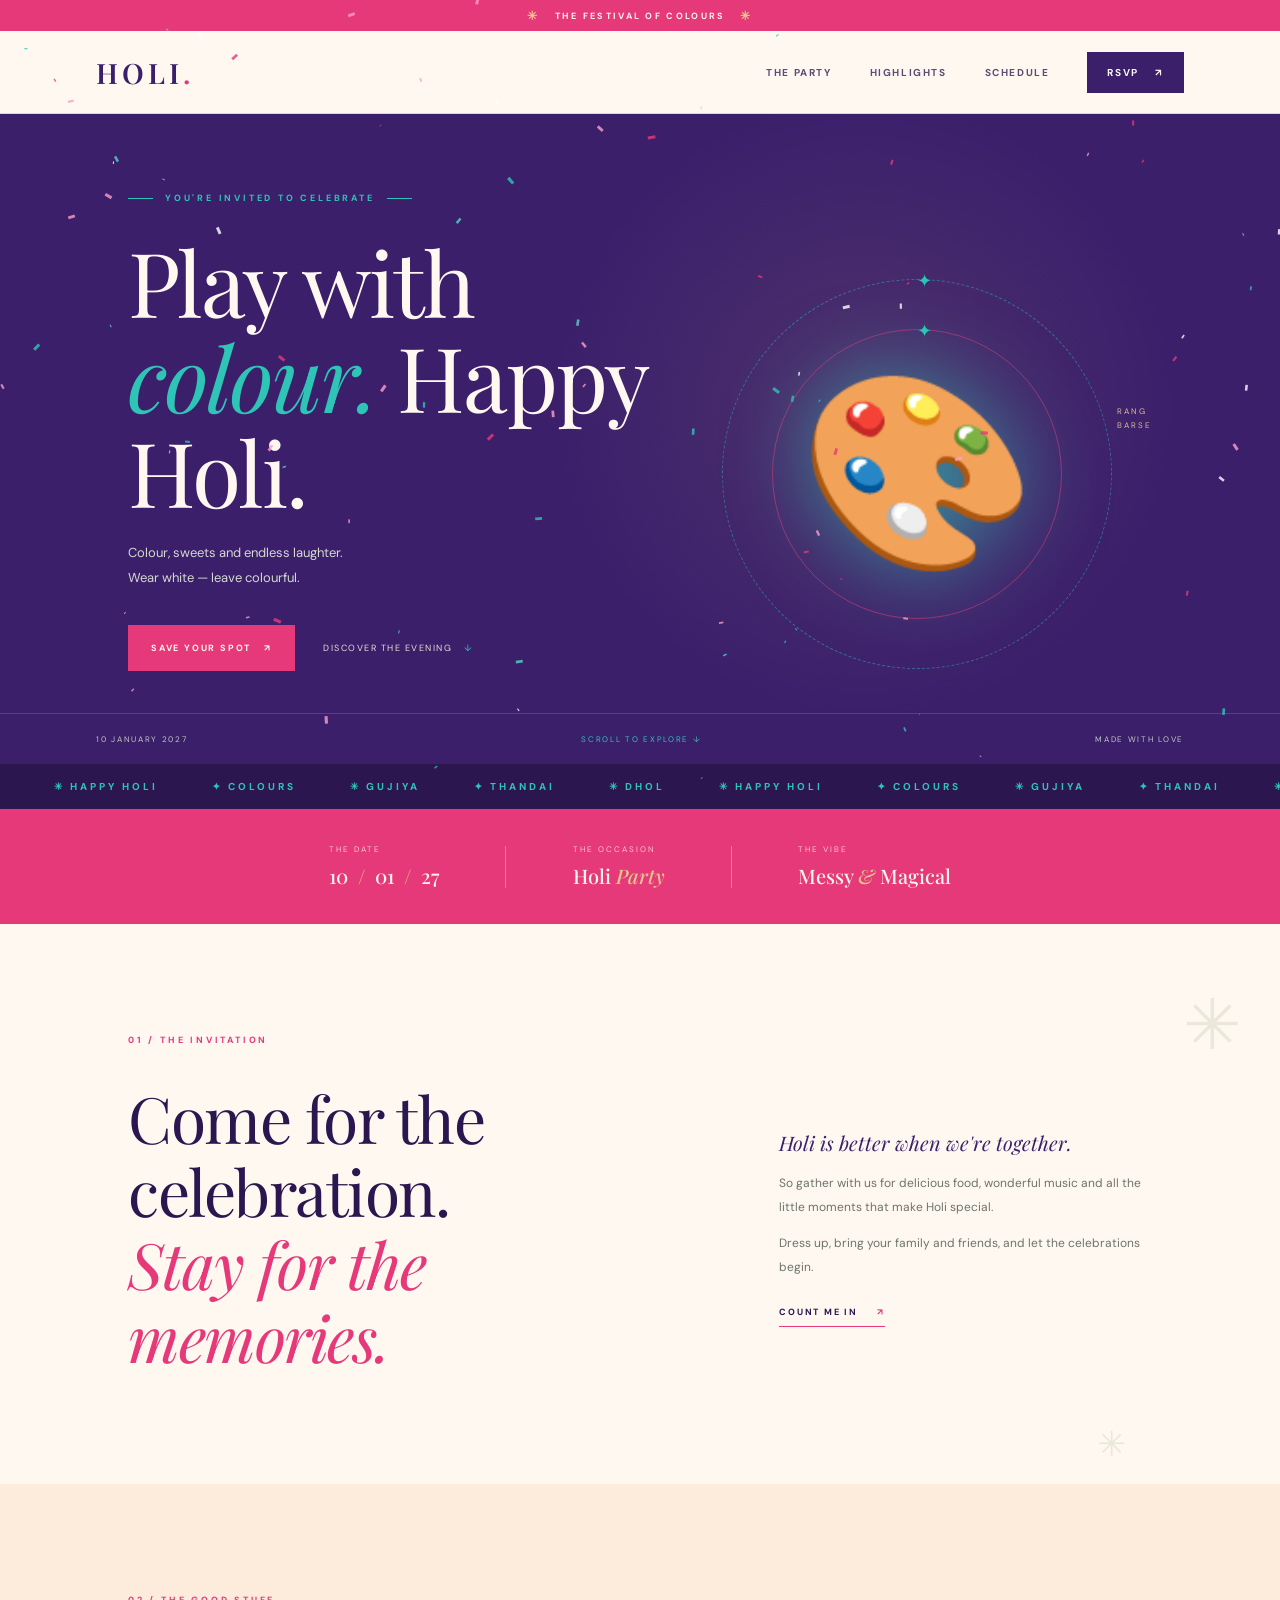
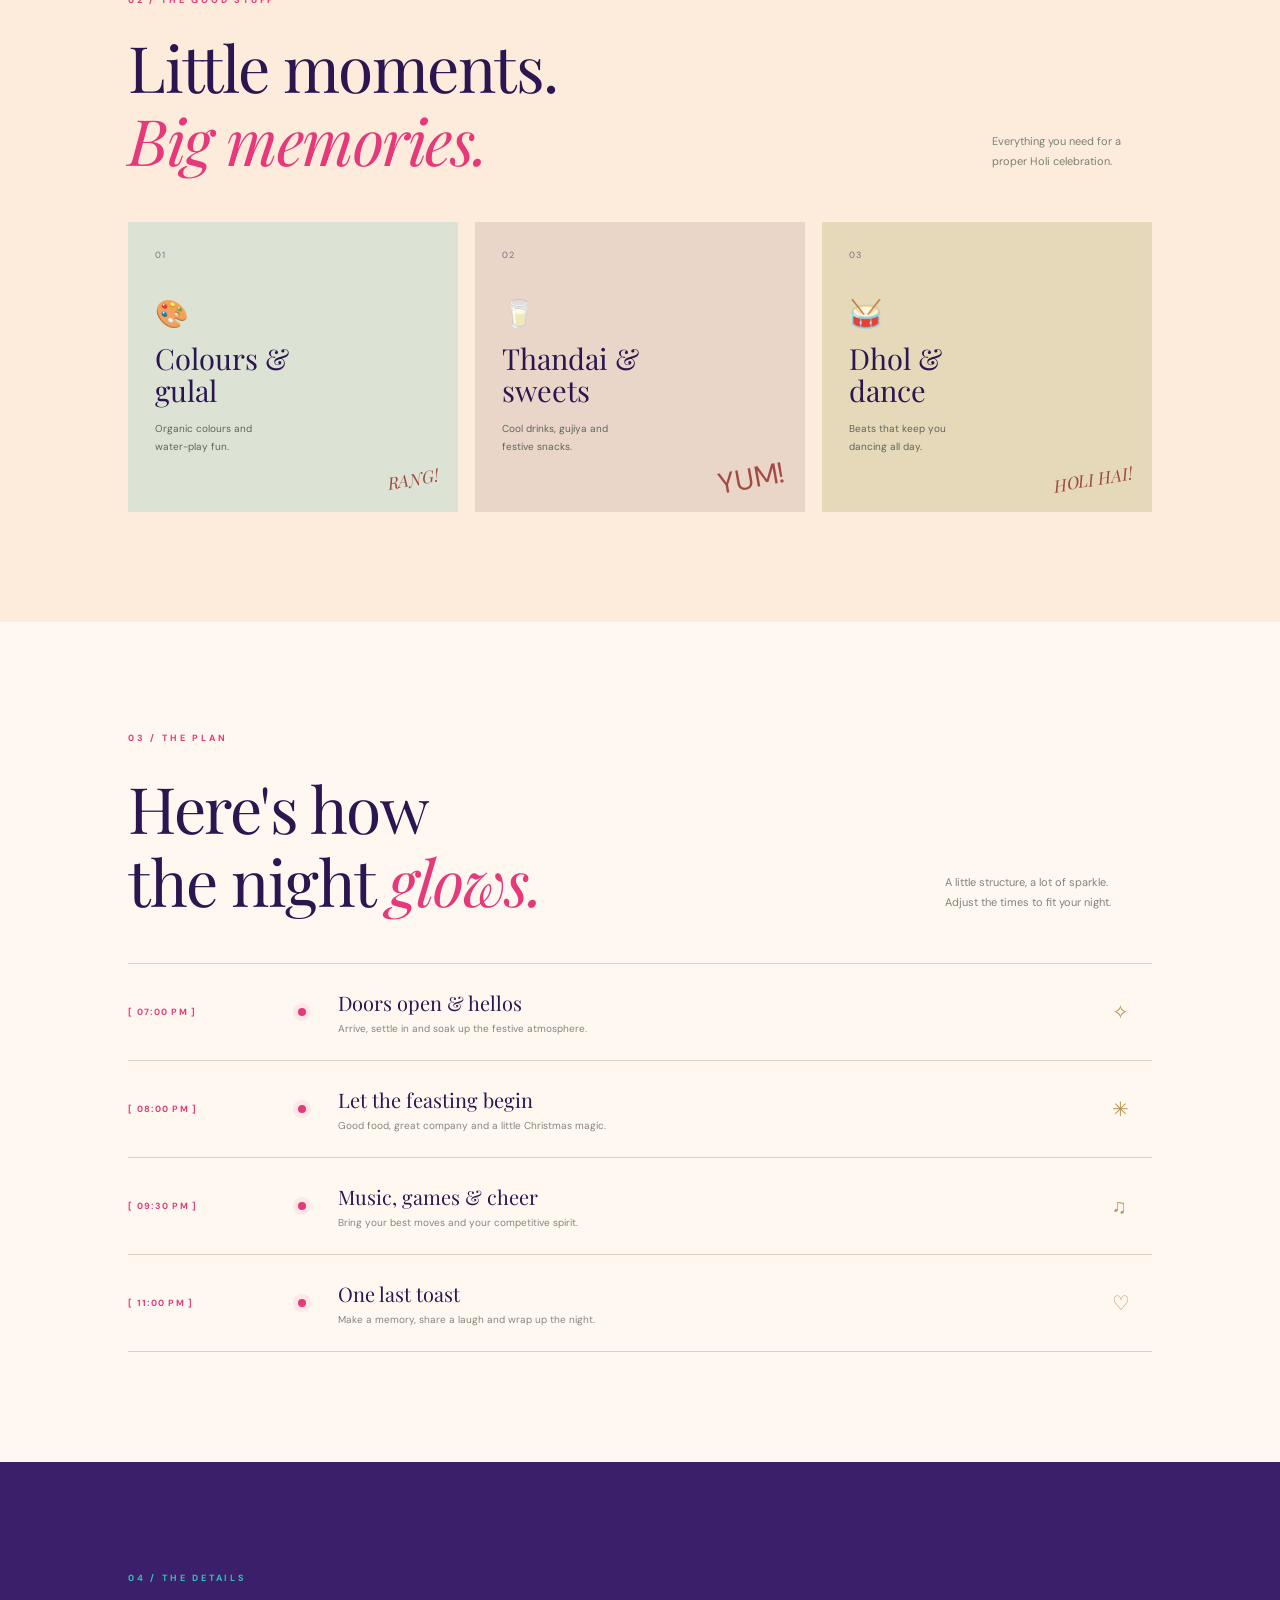
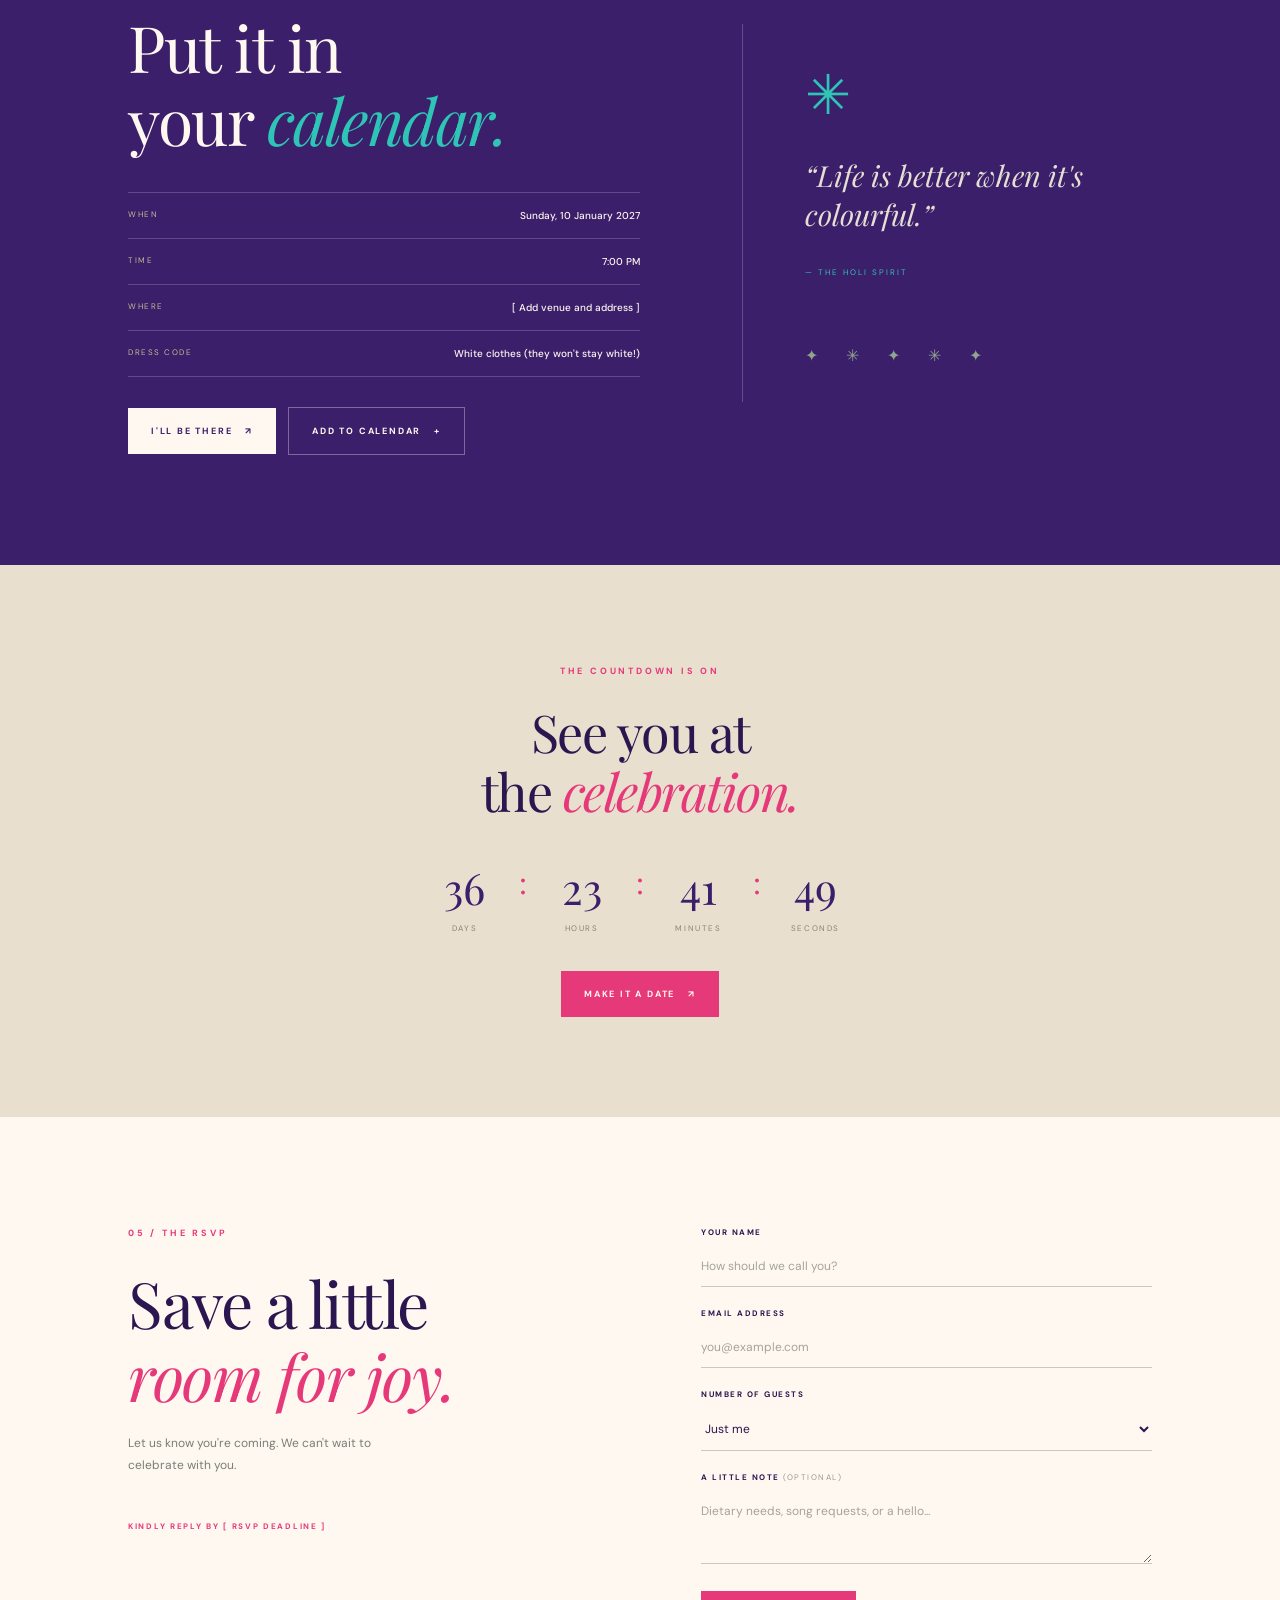
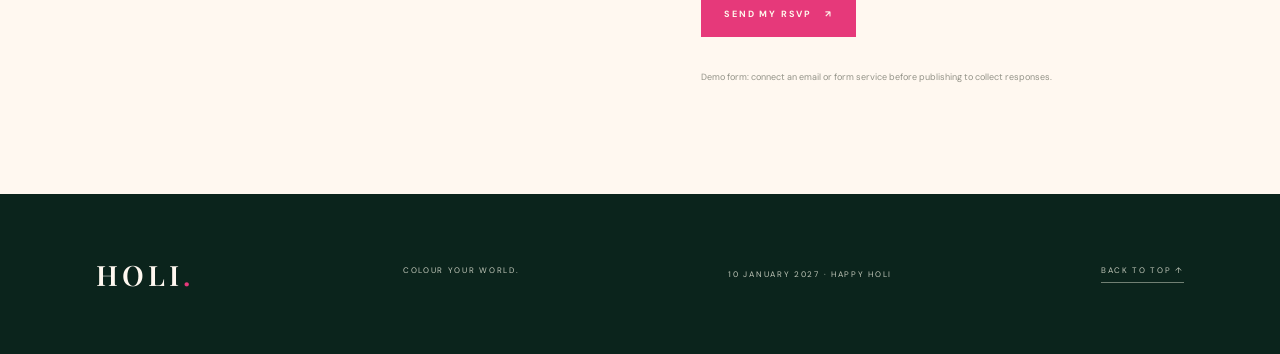
<file: site-generator/holi-party-site/index.html>
<!DOCTYPE html>
<html lang="en">
<head>
  <meta charset="UTF-8">
  <meta name="viewport" content="width=device-width, initial-scale=1.0">
  <meta name="theme-color" content="#3b1f6b">
  <meta name="description" content="You're invited to celebrate Holi on Sunday, 10 January 2027.">
  <title>HOLI — A Holi Celebration</title>
  <link rel="preconnect" href="https://fonts.googleapis.com">
  <link rel="preconnect" href="https://fonts.gstatic.com" crossorigin>
  <link href="https://fonts.googleapis.com/css2?family=DM+Sans:wght@400;500;600;700&family=Playfair+Display:ital,wght@0,400;0,500;0,600;1,400;1,500&display=swap" rel="stylesheet">
  <link rel="stylesheet" href="style.css">
  <script src="script.js" defer></script>
</head>
<body>
  <div class="preloader" id="preloader"><div class="pre-brand">HOLI<span>.</span></div><div class="pre-line"></div></div>
  <div class="progress" id="progress"></div>
  <canvas id="snow" aria-hidden="true"></canvas>
  <div class="announcement"><span class="sparkle">✳</span> THE FESTIVAL OF COLOURS <span class="sparkle">✳</span></div>
  <header class="site-header">
    <a class="brand" href="#home" aria-label="HOLI home">HOLI<span>.</span></a>
    <button class="menu-toggle" aria-label="Open navigation" aria-expanded="false"><span></span><span></span></button>
    <nav class="nav-links" aria-label="Main navigation">
      <a href="#about">THE PARTY</a><a href="#moments">HIGHLIGHTS</a><a href="#schedule">SCHEDULE</a>
      <a class="nav-cta" href="#rsvp">RSVP <span>↗</span></a>
    </nav>
  </header>

  <main>
    <section class="hero" id="home">
      <div class="hero-glow"></div>
      <div class="hero-copy">
        <p class="eyebrow"><span></span> YOU'RE INVITED TO CELEBRATE <span></span></p>
        <h1>Play with<br><em>colour.</em> Happy Holi.</h1>
        <p class="hero-intro">Colour, sweets and endless laughter.<br class="desktop-only"> Wear white — leave colourful.</p>
        <div class="hero-actions"><a class="button button-red" href="#rsvp">SAVE YOUR SPOT <span>↗</span></a><a class="text-link" href="#about">DISCOVER THE EVENING <span>↓</span></a></div>
      </div>
      <div class="hero-art emblem" aria-hidden="true"><div class="emblem-ring"></div><div class="emblem-ring r2"></div><div class="emblem-symbol">🎨</div><div class="art-caption">RANG<br>BARSE</div></div>
      <div class="hero-bottom"><span>10 JANUARY 2027</span><span class="scroll-mark">SCROLL TO EXPLORE ↓</span><span>MADE WITH LOVE</span></div>
    </section>

    <div class="marquee" aria-hidden="true"><div class="marquee-track"><span>✳ HAPPY HOLI</span><span>✦ COLOURS</span><span>✳ GUJIYA</span><span>✦ THANDAI</span><span>✳ DHOL</span><span>✳ HAPPY HOLI</span><span>✦ COLOURS</span><span>✳ GUJIYA</span><span>✦ THANDAI</span><span>✳ DHOL</span></div></div>

    <section class="date-strip" aria-label="Event date">
      <div><span class="strip-label">THE DATE</span><strong>10 <i> / </i> 01 <i> / </i> 27</strong></div>
      <div class="strip-divider"></div>
      <div><span class="strip-label">THE OCCASION</span><strong>Holi <em>Party</em></strong></div>
      <div class="strip-divider"></div>
      <div><span class="strip-label">THE VIBE</span><strong>Messy <em>&</em> Magical</strong></div>
    </section>

    <section class="intro section-pad" id="about">
      <div class="section-kicker">01 / THE INVITATION</div>
      <div class="intro-content">
        <h2>Come for the<br>celebration.<br><em>Stay for the memories.</em></h2>
        <div class="intro-text"><p class="lead">Holi is better when we're together.</p><p>So gather with us for delicious food, wonderful music and all the little moments that make Holi special.</p><p>Dress up, bring your family and friends, and let the celebrations begin.</p><a class="underlined-link" href="#rsvp">COUNT ME IN <span>↗</span></a></div>
      </div>
      <div class="holly holly-one">✳</div><div class="holly holly-two">✳</div>
    </section>

    <section class="moments section-pad" id="moments">
      <div class="section-heading"><div><div class="section-kicker">02 / THE GOOD STUFF</div><h2>Little moments.<br><em>Big memories.</em></h2></div><p>Everything you need for a<br>proper Holi celebration.</p></div>
      <div class="moment-grid">
        <article class="moment-card card-food"><div class="card-number">01</div><div class="moment-icon">🎨</div><h3>Colours &<br>gulal</h3><p>Organic colours and<br>water-play fun.</p><span class="card-scribble">RANG!</span></article>
        <article class="moment-card card-music"><div class="card-number">02</div><div class="moment-icon">🥛</div><h3>Thandai &<br>sweets</h3><p>Cool drinks, gujiya and<br>festive snacks.</p><span class="music-lines">YUM!</span></article>
        <article class="moment-card card-cheer"><div class="card-number">03</div><div class="moment-icon">🥁</div><h3>Dhol &<br>dance</h3><p>Beats that keep you<br>dancing all day.</p><span class="card-scribble">HOLI HAI!</span></article>
      </div>
    </section>

    <section class="schedule section-pad" id="schedule">
      <div class="section-kicker">03 / THE PLAN</div><div class="schedule-head"><h2>Here's how<br>the night <em>glows.</em></h2><p>A little structure, a lot of sparkle.<br>Adjust the times to fit your night.</p></div>
      <div class="timeline">
        <div class="timeline-row"><span class="time">[ 07:00 PM ]</span><span class="timeline-dot"></span><div><h3>Doors open & hellos</h3><p>Arrive, settle in and soak up the festive atmosphere.</p></div><span class="timeline-emoji">✧</span></div>
        <div class="timeline-row"><span class="time">[ 08:00 PM ]</span><span class="timeline-dot"></span><div><h3>Let the feasting begin</h3><p>Good food, great company and a little Christmas magic.</p></div><span class="timeline-emoji">✳</span></div>
        <div class="timeline-row"><span class="time">[ 09:30 PM ]</span><span class="timeline-dot"></span><div><h3>Music, games & cheer</h3><p>Bring your best moves and your competitive spirit.</p></div><span class="timeline-emoji">♫</span></div>
        <div class="timeline-row"><span class="time">[ 11:00 PM ]</span><span class="timeline-dot"></span><div><h3>One last toast</h3><p>Make a memory, share a laugh and wrap up the night.</p></div><span class="timeline-emoji">♡</span></div>
      </div>
    </section>

    <section class="details section-pad">
      <div class="details-card"><div class="section-kicker">04 / THE DETAILS</div><h2>Put it in<br>your <em>calendar.</em></h2>
        <div class="detail-list"><div><span>WHEN</span><strong>Sunday, 10 January 2027</strong></div><div><span>TIME</span><strong>7:00 PM</strong></div><div><span>WHERE</span><strong>[ Add venue and address ]</strong></div><div><span>DRESS CODE</span><strong>White clothes (they won't stay white!)</strong></div></div>
        <div class="detail-actions"><a class="button button-light" href="#rsvp">I'LL BE THERE <span>↗</span></a><button class="button button-ghost" id="addCal" type="button">ADD TO CALENDAR <span>+</span></button></div>
      </div>
      <div class="details-side"><div class="big-star">✳</div><p class="side-quote">“Life is better when it's colourful.”</p><span>— THE HOLI SPIRIT</span><div class="mini-garland">✦　✳　✦　✳　✦</div></div>
    </section>

    <section class="countdown-section">
      <div class="section-kicker">THE COUNTDOWN IS ON</div><h2>See you at<br>the <em>celebration.</em></h2>
      <div class="countdown" aria-label="Countdown to Christmas"><div><strong id="days">00</strong><span>DAYS</span></div><b>:</b><div><strong id="hours">00</strong><span>HOURS</span></div><b>:</b><div><strong id="minutes">00</strong><span>MINUTES</span></div><b>:</b><div><strong id="seconds">00</strong><span>SECONDS</span></div></div>
      <a class="button button-red" href="#rsvp">MAKE IT A DATE <span>↗</span></a>
    </section>

    <section class="rsvp section-pad" id="rsvp">
      <div class="rsvp-copy"><div class="section-kicker">05 / THE RSVP</div><h2>Save a little<br><em>room for joy.</em></h2><p>Let us know you're coming. We can't wait to celebrate with you.</p><div class="rsvp-note">KINDLY REPLY BY [ RSVP DEADLINE ]</div></div>
      <form class="rsvp-form" id="rsvpForm">
        <label for="name">YOUR NAME</label><input id="name" name="name" type="text" placeholder="How should we call you?" required>
        <label for="email">EMAIL ADDRESS</label><input id="email" name="email" type="email" placeholder="you@example.com" required>
        <label for="guests">NUMBER OF GUESTS</label><select id="guests" name="guests"><option value="1">Just me</option><option value="2">2 people</option><option value="3">3 people</option><option value="4">4 people</option><option value="5">5 people</option></select>
        <label for="note">A LITTLE NOTE <span>(OPTIONAL)</span></label><textarea id="note" name="note" rows="3" placeholder="Dietary needs, song requests, or a hello..."></textarea>
        <button class="button button-red submit-button" type="submit">SEND MY RSVP <span>↗</span></button>
        <p class="form-message" id="formMessage" role="status" aria-live="polite"></p>
        <small class="form-hint">Demo form: connect an email or form service before publishing to collect responses.</small>
      </form>
    </section>
  </main>

  <footer class="footer"><a class="brand footer-brand" href="#home">HOLI<span>.</span></a><p>COLOUR YOUR WORLD.</p><span>10 JANUARY 2027 · HAPPY HOLI</span><a href="#home" class="back-top">BACK TO TOP ↑</a></footer>
  <div class="toast" id="toast" role="status" aria-live="polite"></div>
</body>
</html>
</file>
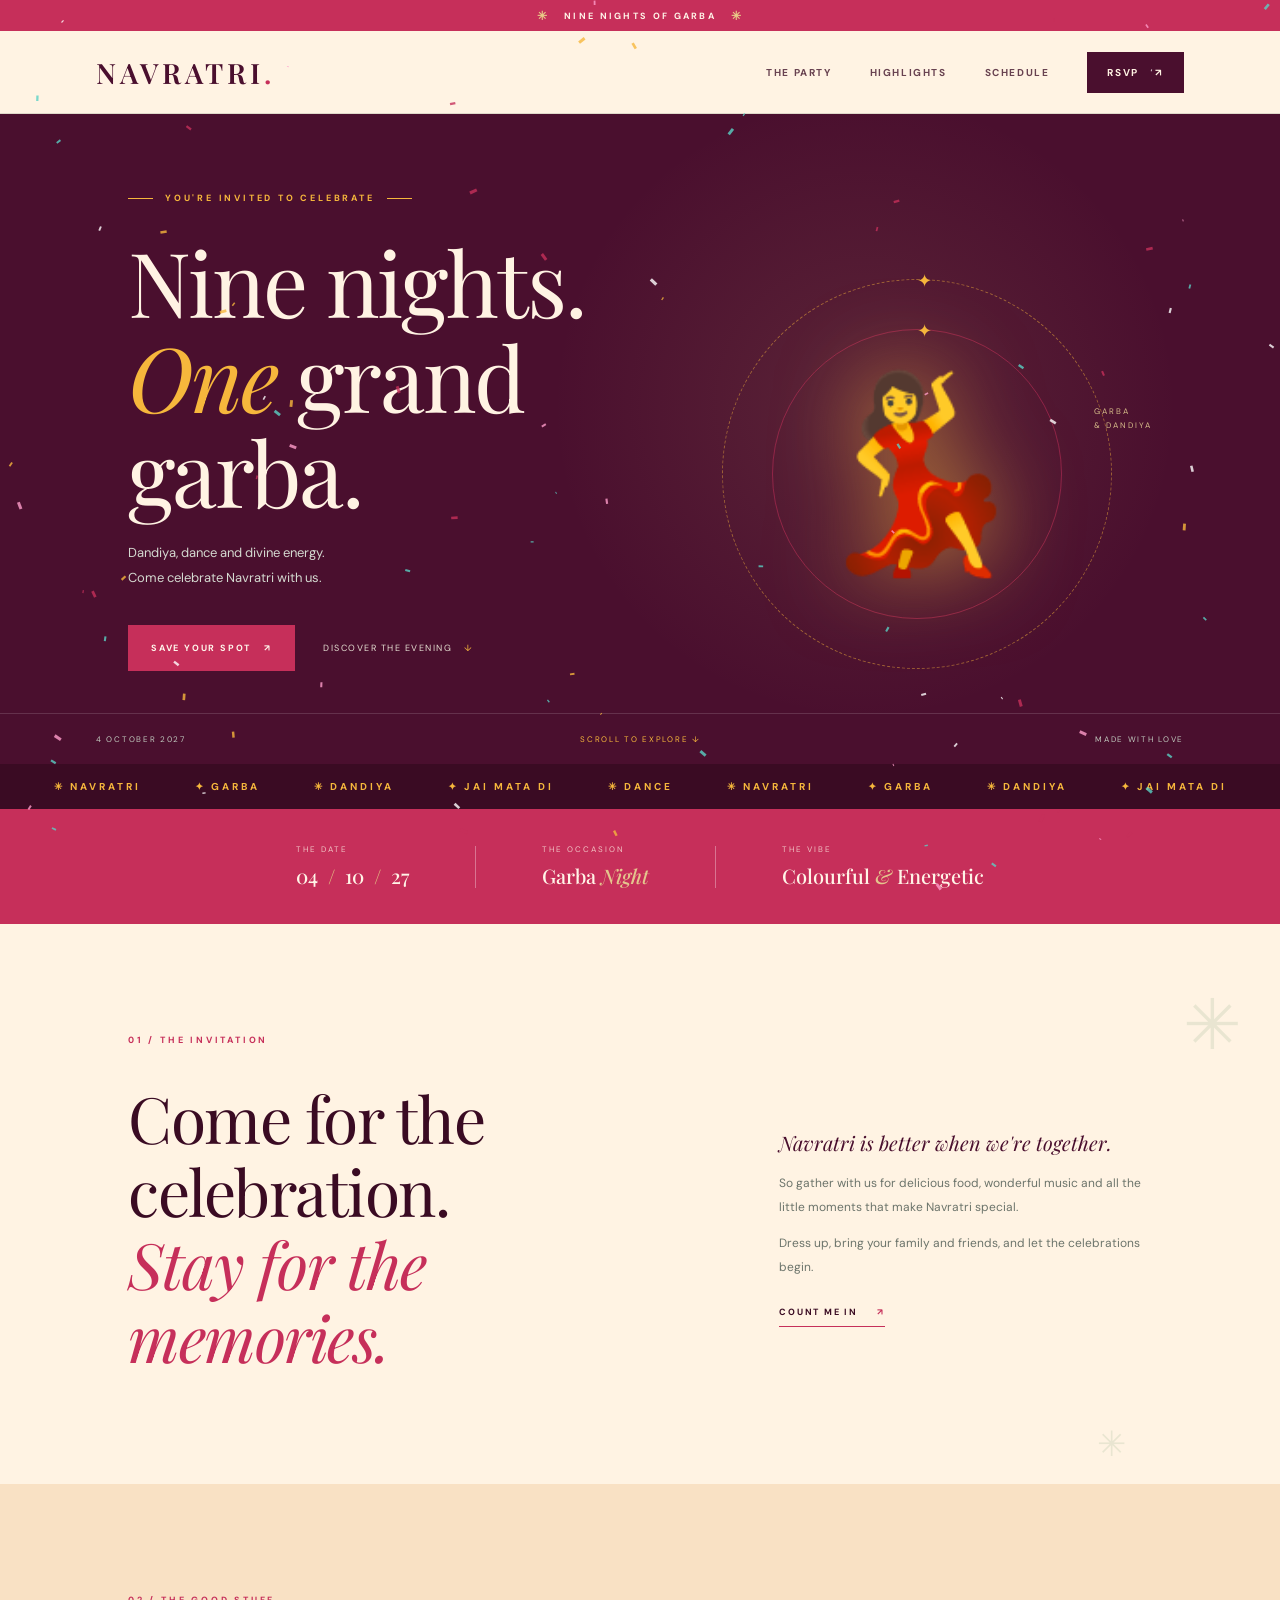
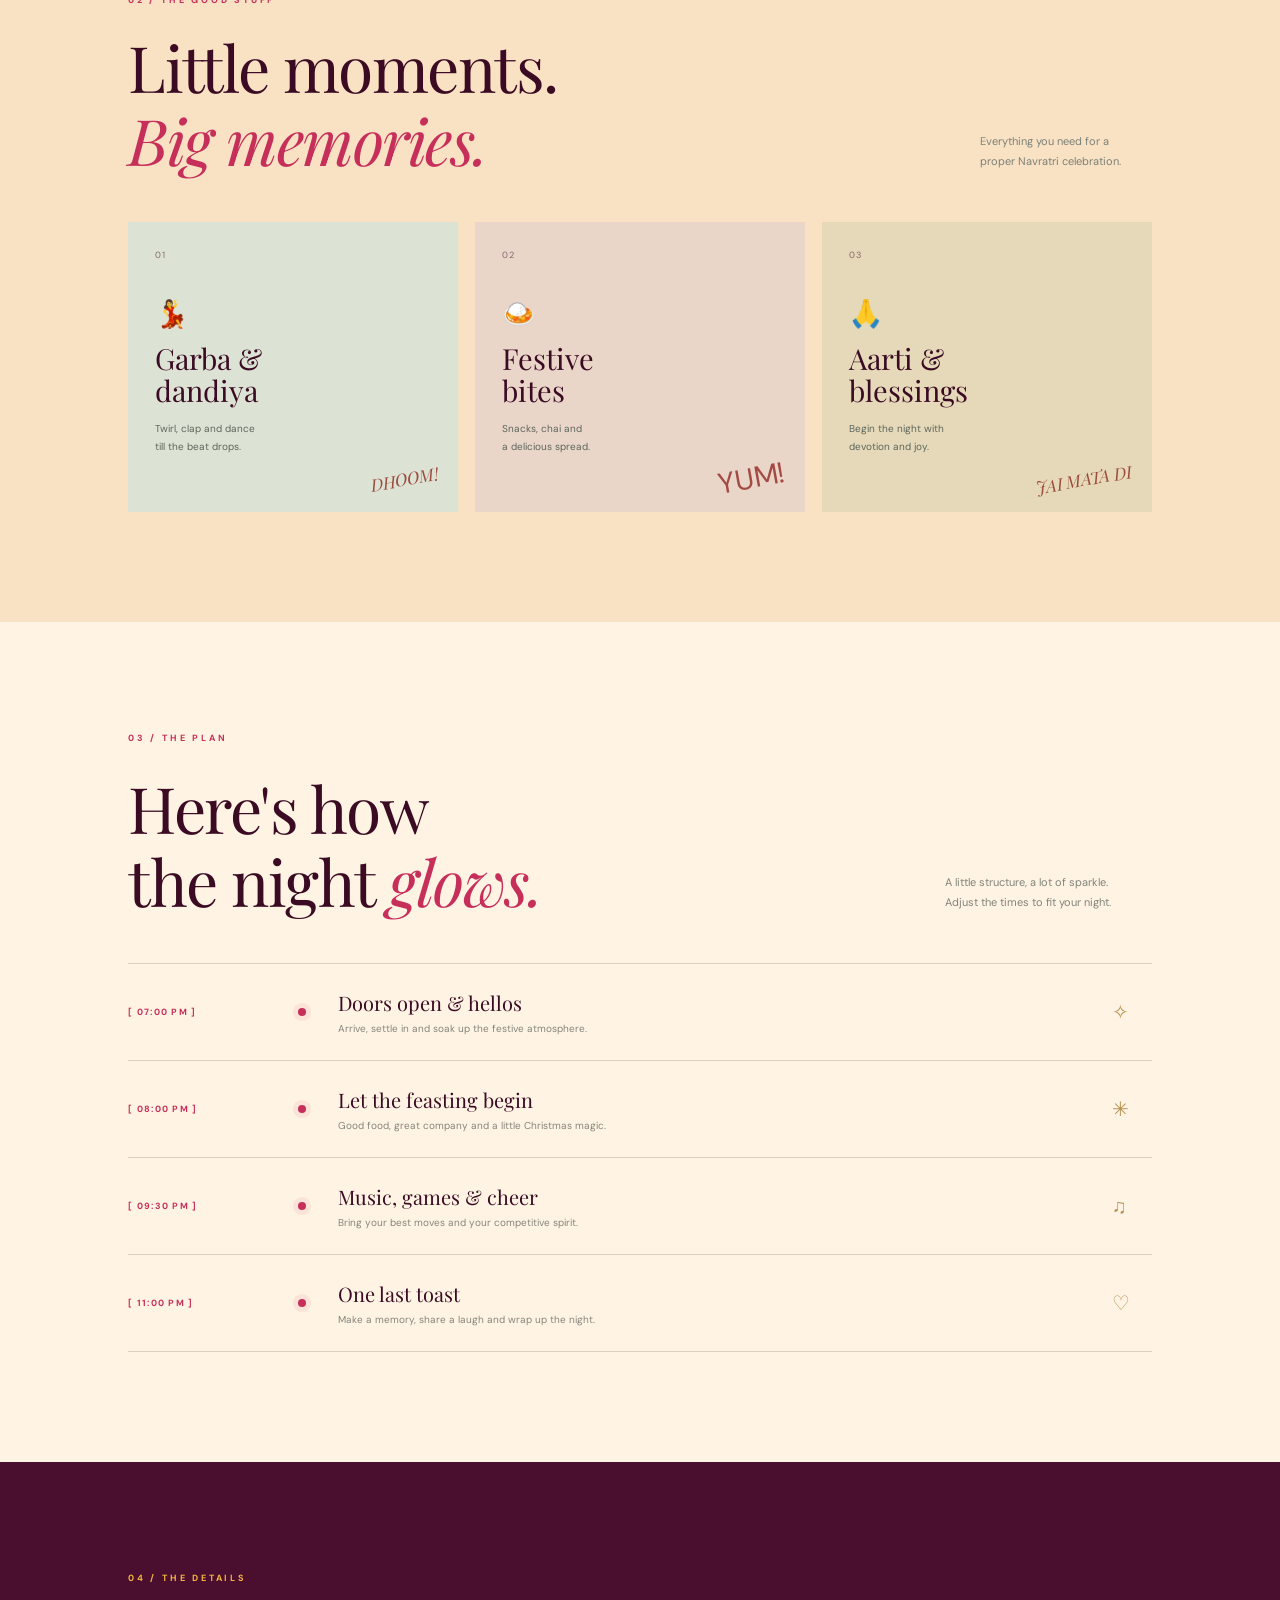
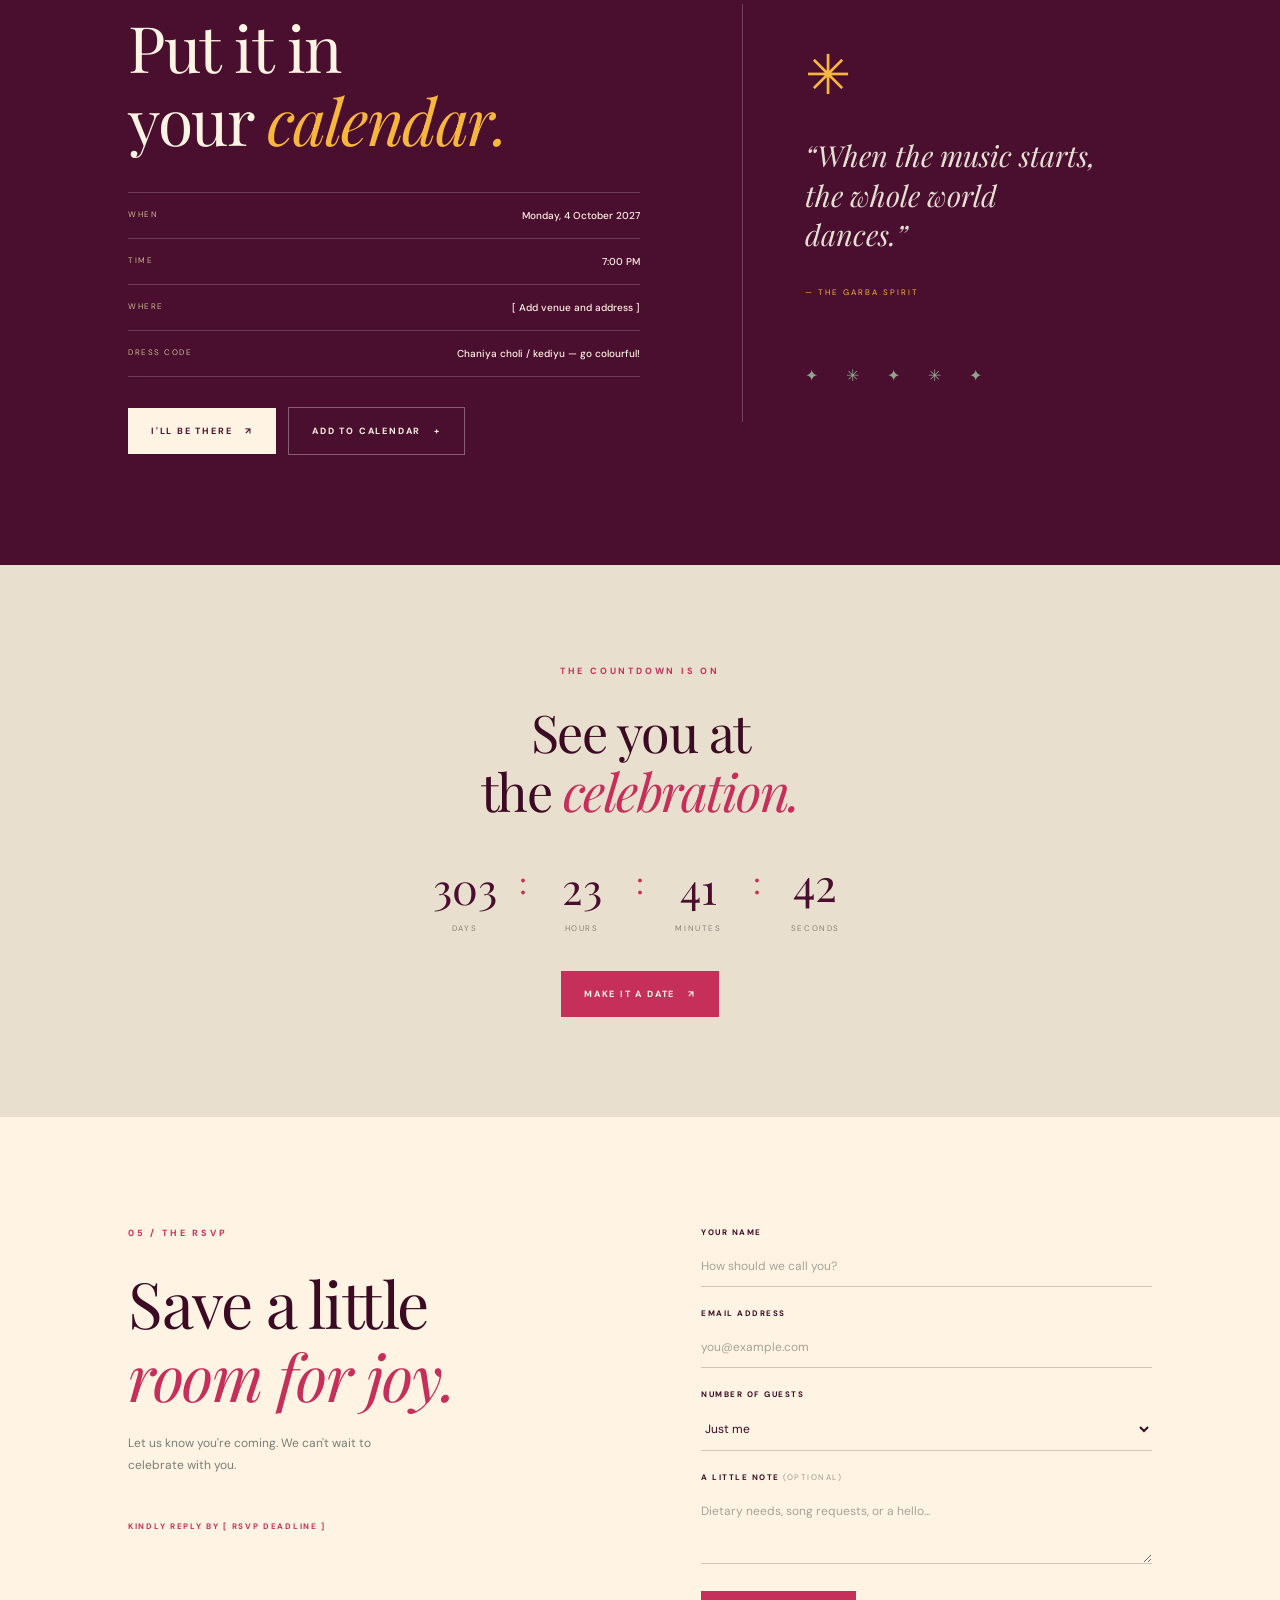
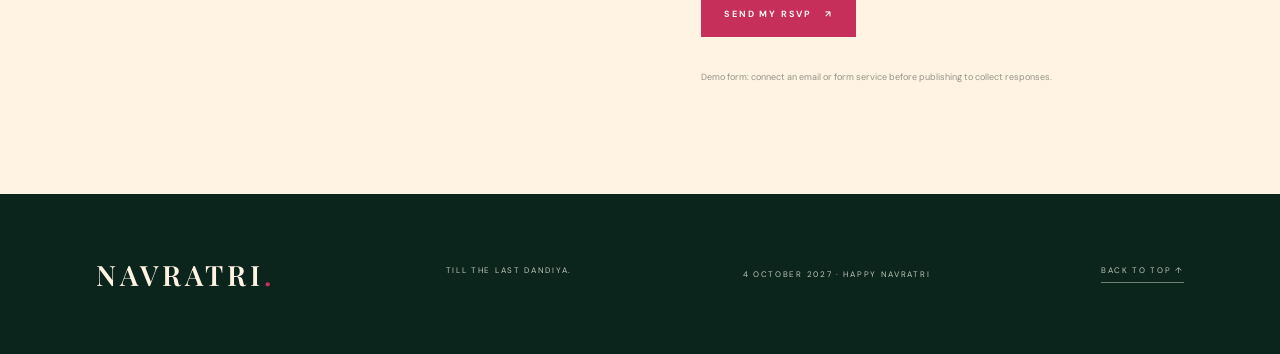
<file: site-generator/navratri-party-site/index.html>
<!DOCTYPE html>
<html lang="en">
<head>
  <meta charset="UTF-8">
  <meta name="viewport" content="width=device-width, initial-scale=1.0">
  <meta name="theme-color" content="#4a0f2e">
  <meta name="description" content="You're invited to celebrate Navratri on Monday, 4 October 2027.">
  <title>NAVRATRI — A Navratri Celebration</title>
  <link rel="preconnect" href="https://fonts.googleapis.com">
  <link rel="preconnect" href="https://fonts.gstatic.com" crossorigin>
  <link href="https://fonts.googleapis.com/css2?family=DM+Sans:wght@400;500;600;700&family=Playfair+Display:ital,wght@0,400;0,500;0,600;1,400;1,500&display=swap" rel="stylesheet">
  <link rel="stylesheet" href="style.css">
  <script src="script.js" defer></script>
</head>
<body>
  <div class="preloader" id="preloader"><div class="pre-brand">NAVRATRI<span>.</span></div><div class="pre-line"></div></div>
  <div class="progress" id="progress"></div>
  <canvas id="snow" aria-hidden="true"></canvas>
  <div class="announcement"><span class="sparkle">✳</span> NINE NIGHTS OF GARBA <span class="sparkle">✳</span></div>
  <header class="site-header">
    <a class="brand" href="#home" aria-label="NAVRATRI home">NAVRATRI<span>.</span></a>
    <button class="menu-toggle" aria-label="Open navigation" aria-expanded="false"><span></span><span></span></button>
    <nav class="nav-links" aria-label="Main navigation">
      <a href="#about">THE PARTY</a><a href="#moments">HIGHLIGHTS</a><a href="#schedule">SCHEDULE</a>
      <a class="nav-cta" href="#rsvp">RSVP <span>↗</span></a>
    </nav>
  </header>

  <main>
    <section class="hero" id="home">
      <div class="hero-glow"></div>
      <div class="hero-copy">
        <p class="eyebrow"><span></span> YOU'RE INVITED TO CELEBRATE <span></span></p>
        <h1>Nine nights.<br><em>One</em> grand garba.</h1>
        <p class="hero-intro">Dandiya, dance and divine energy.<br class="desktop-only"> Come celebrate Navratri with us.</p>
        <div class="hero-actions"><a class="button button-red" href="#rsvp">SAVE YOUR SPOT <span>↗</span></a><a class="text-link" href="#about">DISCOVER THE EVENING <span>↓</span></a></div>
      </div>
      <div class="hero-art emblem" aria-hidden="true"><div class="emblem-ring"></div><div class="emblem-ring r2"></div><div class="emblem-symbol">💃</div><div class="art-caption">GARBA<br>& DANDIYA</div></div>
      <div class="hero-bottom"><span>4 OCTOBER 2027</span><span class="scroll-mark">SCROLL TO EXPLORE ↓</span><span>MADE WITH LOVE</span></div>
    </section>

    <div class="marquee" aria-hidden="true"><div class="marquee-track"><span>✳ NAVRATRI</span><span>✦ GARBA</span><span>✳ DANDIYA</span><span>✦ JAI MATA DI</span><span>✳ DANCE</span><span>✳ NAVRATRI</span><span>✦ GARBA</span><span>✳ DANDIYA</span><span>✦ JAI MATA DI</span><span>✳ DANCE</span></div></div>

    <section class="date-strip" aria-label="Event date">
      <div><span class="strip-label">THE DATE</span><strong>04 <i> / </i> 10 <i> / </i> 27</strong></div>
      <div class="strip-divider"></div>
      <div><span class="strip-label">THE OCCASION</span><strong>Garba <em>Night</em></strong></div>
      <div class="strip-divider"></div>
      <div><span class="strip-label">THE VIBE</span><strong>Colourful <em>&</em> Energetic</strong></div>
    </section>

    <section class="intro section-pad" id="about">
      <div class="section-kicker">01 / THE INVITATION</div>
      <div class="intro-content">
        <h2>Come for the<br>celebration.<br><em>Stay for the memories.</em></h2>
        <div class="intro-text"><p class="lead">Navratri is better when we're together.</p><p>So gather with us for delicious food, wonderful music and all the little moments that make Navratri special.</p><p>Dress up, bring your family and friends, and let the celebrations begin.</p><a class="underlined-link" href="#rsvp">COUNT ME IN <span>↗</span></a></div>
      </div>
      <div class="holly holly-one">✳</div><div class="holly holly-two">✳</div>
    </section>

    <section class="moments section-pad" id="moments">
      <div class="section-heading"><div><div class="section-kicker">02 / THE GOOD STUFF</div><h2>Little moments.<br><em>Big memories.</em></h2></div><p>Everything you need for a<br>proper Navratri celebration.</p></div>
      <div class="moment-grid">
        <article class="moment-card card-food"><div class="card-number">01</div><div class="moment-icon">💃</div><h3>Garba &<br>dandiya</h3><p>Twirl, clap and dance<br>till the beat drops.</p><span class="card-scribble">DHOOM!</span></article>
        <article class="moment-card card-music"><div class="card-number">02</div><div class="moment-icon">🍛</div><h3>Festive<br>bites</h3><p>Snacks, chai and<br>a delicious spread.</p><span class="music-lines">YUM!</span></article>
        <article class="moment-card card-cheer"><div class="card-number">03</div><div class="moment-icon">🙏</div><h3>Aarti &<br>blessings</h3><p>Begin the night with<br>devotion and joy.</p><span class="card-scribble">JAI MATA DI</span></article>
      </div>
    </section>

    <section class="schedule section-pad" id="schedule">
      <div class="section-kicker">03 / THE PLAN</div><div class="schedule-head"><h2>Here's how<br>the night <em>glows.</em></h2><p>A little structure, a lot of sparkle.<br>Adjust the times to fit your night.</p></div>
      <div class="timeline">
        <div class="timeline-row"><span class="time">[ 07:00 PM ]</span><span class="timeline-dot"></span><div><h3>Doors open & hellos</h3><p>Arrive, settle in and soak up the festive atmosphere.</p></div><span class="timeline-emoji">✧</span></div>
        <div class="timeline-row"><span class="time">[ 08:00 PM ]</span><span class="timeline-dot"></span><div><h3>Let the feasting begin</h3><p>Good food, great company and a little Christmas magic.</p></div><span class="timeline-emoji">✳</span></div>
        <div class="timeline-row"><span class="time">[ 09:30 PM ]</span><span class="timeline-dot"></span><div><h3>Music, games & cheer</h3><p>Bring your best moves and your competitive spirit.</p></div><span class="timeline-emoji">♫</span></div>
        <div class="timeline-row"><span class="time">[ 11:00 PM ]</span><span class="timeline-dot"></span><div><h3>One last toast</h3><p>Make a memory, share a laugh and wrap up the night.</p></div><span class="timeline-emoji">♡</span></div>
      </div>
    </section>

    <section class="details section-pad">
      <div class="details-card"><div class="section-kicker">04 / THE DETAILS</div><h2>Put it in<br>your <em>calendar.</em></h2>
        <div class="detail-list"><div><span>WHEN</span><strong>Monday, 4 October 2027</strong></div><div><span>TIME</span><strong>7:00 PM</strong></div><div><span>WHERE</span><strong>[ Add venue and address ]</strong></div><div><span>DRESS CODE</span><strong>Chaniya choli / kediyu — go colourful!</strong></div></div>
        <div class="detail-actions"><a class="button button-light" href="#rsvp">I'LL BE THERE <span>↗</span></a><button class="button button-ghost" id="addCal" type="button">ADD TO CALENDAR <span>+</span></button></div>
      </div>
      <div class="details-side"><div class="big-star">✳</div><p class="side-quote">“When the music starts, the whole world dances.”</p><span>— THE GARBA SPIRIT</span><div class="mini-garland">✦　✳　✦　✳　✦</div></div>
    </section>

    <section class="countdown-section">
      <div class="section-kicker">THE COUNTDOWN IS ON</div><h2>See you at<br>the <em>celebration.</em></h2>
      <div class="countdown" aria-label="Countdown to Christmas"><div><strong id="days">00</strong><span>DAYS</span></div><b>:</b><div><strong id="hours">00</strong><span>HOURS</span></div><b>:</b><div><strong id="minutes">00</strong><span>MINUTES</span></div><b>:</b><div><strong id="seconds">00</strong><span>SECONDS</span></div></div>
      <a class="button button-red" href="#rsvp">MAKE IT A DATE <span>↗</span></a>
    </section>

    <section class="rsvp section-pad" id="rsvp">
      <div class="rsvp-copy"><div class="section-kicker">05 / THE RSVP</div><h2>Save a little<br><em>room for joy.</em></h2><p>Let us know you're coming. We can't wait to celebrate with you.</p><div class="rsvp-note">KINDLY REPLY BY [ RSVP DEADLINE ]</div></div>
      <form class="rsvp-form" id="rsvpForm">
        <label for="name">YOUR NAME</label><input id="name" name="name" type="text" placeholder="How should we call you?" required>
        <label for="email">EMAIL ADDRESS</label><input id="email" name="email" type="email" placeholder="you@example.com" required>
        <label for="guests">NUMBER OF GUESTS</label><select id="guests" name="guests"><option value="1">Just me</option><option value="2">2 people</option><option value="3">3 people</option><option value="4">4 people</option><option value="5">5 people</option></select>
        <label for="note">A LITTLE NOTE <span>(OPTIONAL)</span></label><textarea id="note" name="note" rows="3" placeholder="Dietary needs, song requests, or a hello..."></textarea>
        <button class="button button-red submit-button" type="submit">SEND MY RSVP <span>↗</span></button>
        <p class="form-message" id="formMessage" role="status" aria-live="polite"></p>
        <small class="form-hint">Demo form: connect an email or form service before publishing to collect responses.</small>
      </form>
    </section>
  </main>

  <footer class="footer"><a class="brand footer-brand" href="#home">NAVRATRI<span>.</span></a><p>TILL THE LAST DANDIYA.</p><span>4 OCTOBER 2027 · HAPPY NAVRATRI</span><a href="#home" class="back-top">BACK TO TOP ↑</a></footer>
  <div class="toast" id="toast" role="status" aria-live="polite"></div>
</body>
</html>
</file>
<file: site-generator/christmas-party-site/style.css>
@import url('https://fonts.googleapis.com/css2?family=DM+Sans:wght@400;500;600;700&family=Playfair+Display:ital,wght@0,400;0,500;0,600;1,400;1,500&display=swap');
:root{--green:#102d24;--green2:#1b4033;--cream:#f5f0e6;--paper:#eee7d9;--red:#a93635;--gold:#d7b978;--ink:#1a3028;--muted:#7b8177;--serif:'Playfair Display',Georgia,serif;--sans:'DM Sans',Arial,sans-serif}
*{box-sizing:border-box}html{scroll-behavior:smooth;scroll-padding-top:90px}body{margin:0;background:var(--cream);color:var(--ink);font-family:var(--sans);-webkit-font-smoothing:antialiased}a{color:inherit;text-decoration:none}.announcement{height:31px;background:var(--red);color:#fff4e8;display:flex;align-items:center;justify-content:center;gap:15px;font-size:9px;letter-spacing:2.3px;font-weight:700}.sparkle{color:#e8c987;font-size:12px}.site-header{height:83px;padding:0 7.5%;display:flex;align-items:center;justify-content:space-between;background:var(--cream);position:sticky;top:0;z-index:20;border-bottom:1px solid #dfd8c9}.brand{font:600 28px var(--serif);letter-spacing:4px;color:var(--green)}.brand span{color:var(--red)}.nav-links{display:flex;align-items:center;gap:38px;font-size:10px;letter-spacing:1.6px;font-weight:700}.nav-links>a:not(.nav-cta){opacity:.76;transition:.2s}.nav-links>a:hover{opacity:1;color:var(--red)}.nav-cta{background:var(--green);color:var(--cream);padding:14px 20px}.nav-cta span,.button span{padding-left:13px}.menu-toggle{display:none}
.hero{min-height:650px;background:var(--green);color:var(--cream);position:relative;overflow:hidden;display:flex;align-items:center;padding:75px 10% 90px}.hero-glow{position:absolute;width:650px;height:650px;border-radius:50%;right:7%;top:-5%;background:radial-gradient(circle,rgba(214,185,120,.12),transparent 68%)}.hero-copy{position:relative;z-index:2;width:56%;max-width:660px}.eyebrow,.section-kicker{font-size:9px;font-weight:700;letter-spacing:2.8px}.eyebrow{color:var(--gold);display:flex;align-items:center;gap:12px}.eyebrow span{height:1px;width:25px;background:var(--gold)}h1,h2,h3,p{margin-top:0}h1{font:400 clamp(54px,7vw,91px)/1.06 var(--serif);letter-spacing:-2px;margin:30px 0 22px}h1 em,h2 em{font-weight:400;color:var(--gold)}.hero-intro{font-size:13px;line-height:1.9;color:#d4d9d0}.hero-actions{display:flex;align-items:center;gap:28px;margin-top:34px}.button{display:inline-flex;align-items:center;justify-content:center;border:0;padding:17px 23px;font:700 9px var(--sans);letter-spacing:1.8px;cursor:pointer;transition:transform .2s,background .2s}.button:hover{transform:translateY(-3px)}.button-red{background:var(--red);color:#fff7ec}.button-red:hover{filter:brightness(1.12)}.text-link{font-size:9px;letter-spacing:1.5px;color:#e5dfd2}.text-link span{padding-left:8px;color:var(--gold)}.hero-art{position:absolute;right:10%;bottom:70px;width:37%;height:440px;max-width:470px}.moon{position:absolute;width:230px;height:230px;border-radius:50%;background:#d8bd87;opacity:.13;right:7%;top:8%}.tree{position:absolute;bottom:48px;left:50%;transform:translateX(-50%);width:0;height:0;border-left:110px solid transparent;border-right:110px solid transparent;border-bottom:210px solid #315e47;filter:drop-shadow(0 12px 18px #071c15)}.tree-back{left:42%;bottom:60px;border-left-width:85px;border-right-width:85px;border-bottom-width:160px;border-bottom-color:#244b39}.tree-mid{left:57%;bottom:43px;border-left-width:100px;border-right-width:100px;border-bottom-width:195px;border-bottom-color:#396b50}.tree-front{bottom:35px;border-left-width:112px;border-right-width:112px;border-bottom-width:225px;border-bottom-color:#2e5a43}.tree-trunk{position:absolute;bottom:20px;left:calc(50% - 16px);width:32px;height:52px;background:#805b3e}.ornament{position:absolute;width:14px;height:14px;border-radius:50%;background:var(--gold);box-shadow:0 0 15px #e7c98b;z-index:3}.ornament-one{left:42%;top:46%}.ornament-two{left:65%;top:60%;background:#b64a43}.ornament-three{left:53%;top:73%;background:#e7dfcb}.star{position:absolute;color:var(--gold);font-size:28px}.star-one{top:4%;left:48%}.star-two{top:23%;right:6%;font-size:18px}.gift{position:absolute;bottom:18px;width:62px;height:47px;background:#a83b39;z-index:4}.gift:before{content:"";position:absolute;left:26px;top:0;width:9px;height:100%;background:#d6b879}.gift:after{content:"";position:absolute;left:17px;top:-9px;width:28px;height:13px;border:3px solid #d6b879;border-radius:50% 50% 0 50%;transform:rotate(15deg)}.gift-one{left:17%}.gift-two{right:13%;background:#d0b27a;transform:scale(.8)}.art-caption{position:absolute;right:0;top:34%;font-size:8px;letter-spacing:2px;line-height:1.8;color:#d7bd8a}.hero-bottom{position:absolute;bottom:0;left:0;width:100%;padding:20px 7.5%;border-top:1px solid #ffffff24;display:flex;justify-content:space-between;color:#c0c9be;font-size:8px;letter-spacing:1.7px}.scroll-mark{color:var(--gold)}
.date-strip{display:flex;justify-content:center;align-items:center;gap:6%;padding:35px 7%;background:var(--red);color:#fff4e7}.date-strip>div:not(.strip-divider){display:flex;flex-direction:column;gap:8px}.strip-label{font-size:8px;letter-spacing:2px;opacity:.75}.date-strip strong{font:500 20px var(--serif)}.date-strip strong i{font-style:normal;color:#e2bd81;padding:0 5px}.date-strip strong em{font-style:italic;color:#e4c58d}.strip-divider{height:42px;width:1px;background:#ffffff55}
.section-pad{padding:110px 10%}.section-kicker{color:var(--red)}.intro{position:relative;overflow:hidden}.intro-content{display:grid;grid-template-columns:1.2fr .8fr;gap:9%;align-items:center;margin-top:36px}.intro h2,.section-heading h2,.schedule h2,.details h2,.countdown-section h2,.rsvp h2{font:400 clamp(42px,5vw,65px)/1.14 var(--serif);letter-spacing:-1.5px;margin:0}.intro h2 em,.section-heading h2 em,.schedule h2 em,.details h2 em,.countdown-section h2 em,.rsvp h2 em{color:var(--red)}.intro-text{max-width:390px}.intro-text p{font-size:12px;line-height:2;color:#6c746b}.intro-text .lead{font:italic 20px var(--serif);color:var(--green);margin-bottom:15px}.underlined-link{display:inline-block;margin-top:15px;padding-bottom:8px;border-bottom:1px solid var(--red);font-size:9px;font-weight:700;letter-spacing:1.8px}.underlined-link span{padding-left:15px;color:var(--red)}.holly{position:absolute;color:#b8c7a9;opacity:.3;font-size:70px}.holly-one{right:3%;top:10%}.holly-two{right:12%;bottom:3%;font-size:35px}
.moments{background:var(--paper)}.section-heading{display:flex;justify-content:space-between;align-items:end;margin-bottom:45px}.section-heading h2{margin-top:25px}.section-heading>p{font-size:11px;line-height:1.8;color:#7b8177;margin:0 3% 5px 0}.moment-grid{display:grid;grid-template-columns:repeat(3,1fr);gap:17px}.moment-card{min-height:290px;padding:27px;position:relative;overflow:hidden}.card-food{background:#dce3d4}.card-music{background:#ead5c9}.card-cheer{background:#e5d9b9}.card-number{font-size:9px;letter-spacing:1px;opacity:.55}.moment-icon{font-size:27px;margin:35px 0 12px;color:var(--red)}.moment-card h3{font:400 29px/1.1 var(--serif);margin-bottom:13px}.moment-card p{font-size:10px;line-height:1.8;color:#5d665c}.card-scribble{position:absolute;right:20px;bottom:22px;font:italic 17px var(--serif);color:#9b4a3d;transform:rotate(-10deg)}.music-lines{position:absolute;right:20px;bottom:15px;font-size:29px;color:#a34a43;transform:rotate(-10deg)}
.schedule{background:var(--cream)}.schedule-head{display:flex;align-items:end;justify-content:space-between;margin:28px 0 45px}.schedule-head p{font-size:11px;line-height:1.8;color:#81847a;margin:0 4% 5px 0}.timeline{border-top:1px solid #d9d2c4}.timeline-row{display:grid;grid-template-columns:150px 20px 1fr 40px;gap:20px;align-items:center;padding:25px 0;border-bottom:1px solid #d9d2c4}.time{font-size:9px;letter-spacing:1.3px;color:var(--red);font-weight:700}.timeline-dot{width:8px;height:8px;border-radius:50%;background:var(--red);box-shadow:0 0 0 5px #a9363515}.timeline-row h3{font:400 20px var(--serif);margin:0 0 6px}.timeline-row p{font-size:10px;color:#85867c;margin:0}.timeline-emoji{font-size:20px;color:#b89555}
.details{background:var(--green);color:var(--cream);display:grid;grid-template-columns:1fr .8fr;gap:10%;align-items:center}.details .section-kicker{color:var(--gold)}.details h2{margin:27px 0 35px}.details h2 em{color:var(--gold)}.detail-list{border-top:1px solid #ffffff30;margin-bottom:30px}.detail-list>div{display:flex;justify-content:space-between;gap:20px;padding:16px 0;border-bottom:1px solid #ffffff30}.detail-list span{font-size:8px;letter-spacing:1.5px;color:#c8b98f}.detail-list strong{font-size:10px;font-weight:500;text-align:right}.button-light{background:var(--cream);color:var(--green)}.details-side{border-left:1px solid #ffffff35;padding:35px 0 35px 15%;}.big-star{font-size:55px;color:var(--gold)}.side-quote{font:italic 29px/1.35 var(--serif);max-width:300px;color:#e4dfd2;margin:25px 0}.details-side>span{font-size:8px;letter-spacing:2px;color:var(--gold)}.mini-garland{margin-top:65px;color:#8fa58c;letter-spacing:6px}
.countdown-section{text-align:center;padding:100px 20px;background:#e9dfce}.countdown-section .section-kicker{margin-bottom:25px}.countdown-section h2{font-size:52px}.countdown{display:flex;align-items:center;justify-content:center;gap:22px;margin:38px 0}.countdown>div{display:flex;flex-direction:column;gap:7px;min-width:65px}.countdown strong{font:400 43px var(--serif);color:var(--green);font-variant-numeric:tabular-nums}.countdown span{font-size:8px;letter-spacing:1.6px;color:#888579}.countdown>b{font:30px var(--serif);color:var(--red);align-self:flex-start;margin-top:4px}
.rsvp{display:grid;grid-template-columns:1fr 1fr;gap:12%;background:var(--cream)}.rsvp h2{margin:28px 0 20px}.rsvp-copy>p{font-size:12px;line-height:1.8;color:#777e74;max-width:300px}.rsvp-note{margin-top:45px;color:var(--red);font-size:8px;letter-spacing:1.7px;font-weight:700}.rsvp-form{display:flex;flex-direction:column}.rsvp-form label{font-size:8px;letter-spacing:1.5px;font-weight:700;margin:0 0 9px}.rsvp-form label:not(:first-child){margin-top:21px}.rsvp-form label span{color:#9a9b90;font-weight:400}.rsvp-form input,.rsvp-form select,.rsvp-form textarea{width:100%;border:0;border-bottom:1px solid #cfc8b9;background:transparent;padding:12px 0;font:12px var(--sans);color:var(--ink);border-radius:0;outline:none}.rsvp-form input:focus,.rsvp-form select:focus,.rsvp-form textarea:focus{border-color:var(--red)}.rsvp-form textarea{resize:vertical}.rsvp-form input::placeholder,.rsvp-form textarea::placeholder{color:#a4a397}.submit-button{margin-top:27px;align-self:flex-start}.form-message{font-size:11px;line-height:1.6;color:var(--green);margin:13px 0 0;min-height:16px}.form-hint{font-size:9px;line-height:1.6;color:#929287;margin-top:4px}
.footer{background:#0b241c;color:#d9ddcf;min-height:160px;padding:35px 7.5%;display:flex;align-items:center;justify-content:space-between;gap:20px}.footer-brand{color:var(--cream)}.footer p,.footer>span,.back-top{font-size:8px;letter-spacing:1.7px;color:#c2c8ba}.back-top{border-bottom:1px solid #718073;padding-bottom:7px}.toast{position:fixed;bottom:22px;left:50%;transform:translate(-50%,20px);background:var(--green);color:white;padding:13px 20px;font-size:11px;opacity:0;pointer-events:none;transition:.25s;z-index:50}.toast.show{opacity:1;transform:translate(-50%,0)}
@media(max-width:900px){.hero{padding-left:7%;padding-right:7%}.hero-art{right:3%;opacity:.8;transform:scale(.85);transform-origin:right center}.hero-copy{width:65%}.section-pad{padding:85px 7%}.details{gap:6%}.detail-list>div{flex-direction:column;gap:7px}.detail-list strong{text-align:left}.footer{flex-wrap:wrap}}
@media(max-width:650px){.announcement{font-size:7px;letter-spacing:1.4px}.site-header{height:70px;padding:0 6%}.menu-toggle{display:flex;flex-direction:column;gap:6px;background:none;border:0;padding:10px;z-index:22}.menu-toggle span{display:block;width:23px;height:1px;background:var(--green);transition:.2s}.nav-links{display:none;position:absolute;top:70px;left:0;right:0;background:var(--cream);padding:25px 7%;flex-direction:column;align-items:stretch;gap:23px;border-bottom:1px solid #ddd5c5}.nav-links.open{display:flex}.nav-cta{text-align:center}.hero{min-height:690px;align-items:flex-start;padding:75px 7% 80px}.hero-copy{width:100%}h1{font-size:clamp(53px,13vw,75px);margin-top:25px}.hero-intro{font-size:12px}.hero-art{width:75%;height:300px;right:1%;bottom:45px;opacity:.55;transform:scale(.75);transform-origin:bottom right}.hero-bottom{padding:15px 6%;font-size:7px}.scroll-mark{display:none}.date-strip{gap:15px;padding:25px 5%;justify-content:space-around}.date-strip strong{font-size:14px}.strip-label{font-size:7px}.strip-divider{height:35px}.section-pad{padding:72px 7%}.intro-content,.details,.rsvp{grid-template-columns:1fr;gap:35px}.intro-content{margin-top:28px}.intro h2,.section-heading h2,.schedule h2,.details h2,.rsvp h2{font-size:47px}.intro-text{max-width:100%}.holly-one{top:4%;right:2%}.section-heading,.schedule-head{display:block}.section-heading>p,.schedule-head p{margin-top:22px}.moment-grid{grid-template-columns:1fr;gap:12px}.moment-card{min-height:245px}.moment-icon{margin-top:23px}.timeline-row{grid-template-columns:90px 12px 1fr;gap:12px;padding:22px 0}.timeline-row h3{font-size:17px}.timeline-row p{line-height:1.6}.timeline-emoji{display:none}.time{font-size:8px;letter-spacing:.5px}.details-side{border-left:0;border-top:1px solid #ffffff35;padding:30px 0 0}.side-quote{max-width:100%;font-size:25px}.mini-garland{margin-top:35px}.countdown-section{padding:75px 12px}.countdown-section h2{font-size:44px}.countdown{gap:9px}.countdown>div{min-width:53px}.countdown strong{font-size:34px}.countdown span{font-size:7px}.countdown>b{font-size:22px}.rsvp{gap:35px}.rsvp-note{margin-top:25px}.footer{padding:30px 7%;display:grid;grid-template-columns:1fr 1fr}.footer p{grid-column:1/-1;grid-row:2}.footer>span{grid-column:1/-1}.back-top{justify-self:end;align-self:center}.desktop-only{display:none}}
@media(prefers-reduced-motion:reduce){html{scroll-behavior:auto}*,*::before,*::after{transition:none!important;animation:none!important}}

/* ===== Real-site layer ===== */
body.loading{overflow:hidden}
.preloader{position:fixed;inset:0;background:var(--green);z-index:100;display:flex;flex-direction:column;align-items:center;justify-content:center;gap:22px;transition:transform .9s cubic-bezier(.77,0,.18,1) .2s}
.preloader.done{transform:translateY(-100%)}
.pre-brand{font:600 clamp(40px,9vw,72px) var(--serif);letter-spacing:8px;color:var(--cream);animation:preIn .8s ease both}.pre-brand span{color:var(--red)}
.pre-line{width:140px;height:1px;background:#ffffff30;position:relative;overflow:hidden}.pre-line:after{content:"";position:absolute;inset:0;background:var(--gold);transform:translateX(-100%);animation:preLoad 1.1s ease forwards}
@keyframes preIn{from{opacity:0;letter-spacing:20px}}@keyframes preLoad{to{transform:none}}
.progress{position:fixed;top:0;left:0;height:3px;width:0;background:linear-gradient(90deg,var(--gold),var(--red));z-index:60}
#snow{position:fixed;inset:0;width:100%;height:100%;pointer-events:none;z-index:50}
.site-header{transition:height .3s,box-shadow .3s,background .3s}.site-header.scrolled{height:68px;box-shadow:0 8px 30px #102d2418;background:#f5f0e6ee;backdrop-filter:blur(10px)}
.nav-links>a.active:not(.nav-cta){opacity:1;color:var(--red)}
.nav-links>a:not(.nav-cta){position:relative}.nav-links>a:not(.nav-cta):after{content:"";position:absolute;left:0;bottom:-6px;height:1px;width:100%;background:var(--red);transform:scaleX(0);transform-origin:left;transition:transform .3s}.nav-links>a.active:not(.nav-cta):after,.nav-links>a:not(.nav-cta):hover:after{transform:scaleX(1)}
/* hero entrance + life */
.hero-copy>*{opacity:0;transform:translateY(28px)}.ready .hero-copy>*{animation:rise .9s cubic-bezier(.2,.7,.2,1) forwards}
.ready .hero-copy>:nth-child(2){animation-delay:.15s}.ready .hero-copy>:nth-child(3){animation-delay:.3s}.ready .hero-copy>:nth-child(4){animation-delay:.45s}
@keyframes rise{to{opacity:1;transform:none}}
.hero-art{transition:transform .2s ease-out}.star{animation:twinkle 3s ease-in-out infinite}.star-two{animation-delay:1.2s}
.ornament{animation:glow 2.4s ease-in-out infinite}.ornament-two{animation-delay:.8s}.ornament-three{animation-delay:1.6s}
.hero-glow{animation:breathe 7s ease-in-out infinite}.scroll-mark{animation:nudge 2s ease-in-out infinite}
@keyframes twinkle{50%{opacity:.25;transform:scale(.7) rotate(20deg)}}@keyframes glow{50%{box-shadow:0 0 28px 6px #e7c98b;transform:scale(1.25)}}@keyframes breathe{50%{transform:scale(1.15);opacity:.8}}@keyframes nudge{50%{transform:translateY(4px)}}
/* marquee */
.marquee{background:var(--ink);color:var(--gold);overflow:hidden;white-space:nowrap;padding:16px 0;font:700 10px var(--sans);letter-spacing:3px}
.marquee-track{display:inline-flex;gap:54px;animation:scrollx 28s linear infinite;padding-left:54px}.marquee:hover .marquee-track{animation-play-state:paused}
@keyframes scrollx{to{transform:translateX(-50%)}}
/* scroll reveal */
.reveal{opacity:0;transform:translateY(40px);transition:opacity .9s ease,transform .9s cubic-bezier(.2,.7,.2,1);transition-delay:var(--d,0s)}.reveal.in{opacity:1;transform:none}
/* cards, timeline, buttons */
.moment-card{transition:transform .25s ease-out,box-shadow .3s;will-change:transform}.moment-card:hover{box-shadow:0 25px 50px #102d2426}
.timeline-row{transition:background .3s,padding-left .3s}.timeline-row:hover{padding-left:14px}.timeline-row:hover .timeline-dot{background:var(--red);transform:scale(1.5)}.timeline-dot{transition:.3s}
.button{position:relative;overflow:hidden}.button:active{transform:scale(.97)}
.detail-actions{display:flex;flex-wrap:wrap;gap:12px;align-items:center}.button-ghost{background:transparent;border:1px solid #ffffff55;color:var(--cream)}.button-ghost:hover{background:#ffffff14}
.countdown strong{display:inline-block;transition:transform .25s}.countdown strong.tick{transform:translateY(-4px) scale(1.06)}
.rsvp-form input,.rsvp-form select,.rsvp-form textarea{transition:border-color .25s,box-shadow .25s}.rsvp-form input:focus,.rsvp-form select:focus,.rsvp-form textarea:focus{outline:0;border-color:var(--red);box-shadow:0 4px 0 -2px var(--red)}
.rsvp-form.sent{animation:pop .6s ease}@keyframes pop{40%{transform:scale(1.02)}}
.toast{position:fixed;left:50%;bottom:28px;transform:translate(-50%,40px);background:var(--green);color:var(--cream);padding:14px 22px;font:700 10px var(--sans);letter-spacing:1.6px;opacity:0;pointer-events:none;transition:.4s;z-index:70;border-left:3px solid var(--gold)}.toast.show{opacity:1;transform:translate(-50%,0)}
.to-top{position:fixed;right:22px;bottom:22px;width:46px;height:46px;border-radius:50%;border:0;background:var(--red);color:#fff;font-size:18px;cursor:pointer;opacity:0;transform:translateY(20px);transition:.3s;z-index:55;box-shadow:0 10px 25px #0003}.to-top.show{opacity:1;transform:none}
@media(max-width:650px){.site-header.scrolled{height:60px}#snow{opacity:.8}.to-top{right:14px;bottom:14px}}

/* emblem hero art (non-tree festivals) */
.emblem{display:flex;align-items:center;justify-content:center}
.emblem-symbol{position:relative;z-index:2;font-size:clamp(110px,15vw,190px);line-height:1;filter:drop-shadow(0 0 42px #d7b97899);animation:floaty 5s ease-in-out infinite}
.emblem-ring{position:absolute;width:min(390px,92%);aspect-ratio:1;border:1px dashed #d7b97877;border-radius:50%;animation:spin 40s linear infinite}
.emblem-ring.r2{width:min(290px,70%);border-style:solid;border-color:#a9363588;animation-direction:reverse;animation-duration:28s}
.emblem-ring:before{content:"✦";position:absolute;top:-11px;left:50%;color:#d7b978;font-size:18px}
@keyframes floaty{50%{transform:translateY(-14px) scale(1.04)}}@keyframes spin{to{transform:rotate(360deg)}}
</file>
<file: site-generator/diwali-party-site/style.css>
@import url('https://fonts.googleapis.com/css2?family=DM+Sans:wght@400;500;600;700&family=Playfair+Display:ital,wght@0,400;0,500;0,600;1,400;1,500&display=swap');
:root{--green:#2b0f14;--green2:#46161d;--cream:#fff4e0;--paper:#f8e6c8;--red:#e8681a;--gold:#f4b942;--ink:#2b0f14;--muted:#7b8177;--serif:'Playfair Display',Georgia,serif;--sans:'DM Sans',Arial,sans-serif}
*{box-sizing:border-box}html{scroll-behavior:smooth;scroll-padding-top:90px}body{margin:0;background:var(--cream);color:var(--ink);font-family:var(--sans);-webkit-font-smoothing:antialiased}a{color:inherit;text-decoration:none}.announcement{height:31px;background:var(--red);color:#fff4e8;display:flex;align-items:center;justify-content:center;gap:15px;font-size:9px;letter-spacing:2.3px;font-weight:700}.sparkle{color:#e8c987;font-size:12px}.site-header{height:83px;padding:0 7.5%;display:flex;align-items:center;justify-content:space-between;background:var(--cream);position:sticky;top:0;z-index:20;border-bottom:1px solid #dfd8c9}.brand{font:600 28px var(--serif);letter-spacing:4px;color:var(--green)}.brand span{color:var(--red)}.nav-links{display:flex;align-items:center;gap:38px;font-size:10px;letter-spacing:1.6px;font-weight:700}.nav-links>a:not(.nav-cta){opacity:.76;transition:.2s}.nav-links>a:hover{opacity:1;color:var(--red)}.nav-cta{background:var(--green);color:var(--cream);padding:14px 20px}.nav-cta span,.button span{padding-left:13px}.menu-toggle{display:none}
.hero{min-height:650px;background:var(--green);color:var(--cream);position:relative;overflow:hidden;display:flex;align-items:center;padding:75px 10% 90px}.hero-glow{position:absolute;width:650px;height:650px;border-radius:50%;right:7%;top:-5%;background:radial-gradient(circle,rgba(214,185,120,.12),transparent 68%)}.hero-copy{position:relative;z-index:2;width:56%;max-width:660px}.eyebrow,.section-kicker{font-size:9px;font-weight:700;letter-spacing:2.8px}.eyebrow{color:var(--gold);display:flex;align-items:center;gap:12px}.eyebrow span{height:1px;width:25px;background:var(--gold)}h1,h2,h3,p{margin-top:0}h1{font:400 clamp(54px,7vw,91px)/1.06 var(--serif);letter-spacing:-2px;margin:30px 0 22px}h1 em,h2 em{font-weight:400;color:var(--gold)}.hero-intro{font-size:13px;line-height:1.9;color:#d4d9d0}.hero-actions{display:flex;align-items:center;gap:28px;margin-top:34px}.button{display:inline-flex;align-items:center;justify-content:center;border:0;padding:17px 23px;font:700 9px var(--sans);letter-spacing:1.8px;cursor:pointer;transition:transform .2s,background .2s}.button:hover{transform:translateY(-3px)}.button-red{background:var(--red);color:#fff7ec}.button-red:hover{filter:brightness(1.12)}.text-link{font-size:9px;letter-spacing:1.5px;color:#e5dfd2}.text-link span{padding-left:8px;color:var(--gold)}.hero-art{position:absolute;right:10%;bottom:70px;width:37%;height:440px;max-width:470px}.moon{position:absolute;width:230px;height:230px;border-radius:50%;background:#d8bd87;opacity:.13;right:7%;top:8%}.tree{position:absolute;bottom:48px;left:50%;transform:translateX(-50%);width:0;height:0;border-left:110px solid transparent;border-right:110px solid transparent;border-bottom:210px solid #315e47;filter:drop-shadow(0 12px 18px #071c15)}.tree-back{left:42%;bottom:60px;border-left-width:85px;border-right-width:85px;border-bottom-width:160px;border-bottom-color:#244b39}.tree-mid{left:57%;bottom:43px;border-left-width:100px;border-right-width:100px;border-bottom-width:195px;border-bottom-color:#396b50}.tree-front{bottom:35px;border-left-width:112px;border-right-width:112px;border-bottom-width:225px;border-bottom-color:#2e5a43}.tree-trunk{position:absolute;bottom:20px;left:calc(50% - 16px);width:32px;height:52px;background:#805b3e}.ornament{position:absolute;width:14px;height:14px;border-radius:50%;background:var(--gold);box-shadow:0 0 15px #e7c98b;z-index:3}.ornament-one{left:42%;top:46%}.ornament-two{left:65%;top:60%;background:#b64a43}.ornament-three{left:53%;top:73%;background:#e7dfcb}.star{position:absolute;color:var(--gold);font-size:28px}.star-one{top:4%;left:48%}.star-two{top:23%;right:6%;font-size:18px}.gift{position:absolute;bottom:18px;width:62px;height:47px;background:#a83b39;z-index:4}.gift:before{content:"";position:absolute;left:26px;top:0;width:9px;height:100%;background:#d6b879}.gift:after{content:"";position:absolute;left:17px;top:-9px;width:28px;height:13px;border:3px solid #d6b879;border-radius:50% 50% 0 50%;transform:rotate(15deg)}.gift-one{left:17%}.gift-two{right:13%;background:#d0b27a;transform:scale(.8)}.art-caption{position:absolute;right:0;top:34%;font-size:8px;letter-spacing:2px;line-height:1.8;color:#d7bd8a}.hero-bottom{position:absolute;bottom:0;left:0;width:100%;padding:20px 7.5%;border-top:1px solid #ffffff24;display:flex;justify-content:space-between;color:#c0c9be;font-size:8px;letter-spacing:1.7px}.scroll-mark{color:var(--gold)}
.date-strip{display:flex;justify-content:center;align-items:center;gap:6%;padding:35px 7%;background:var(--red);color:#fff4e7}.date-strip>div:not(.strip-divider){display:flex;flex-direction:column;gap:8px}.strip-label{font-size:8px;letter-spacing:2px;opacity:.75}.date-strip strong{font:500 20px var(--serif)}.date-strip strong i{font-style:normal;color:#e2bd81;padding:0 5px}.date-strip strong em{font-style:italic;color:#e4c58d}.strip-divider{height:42px;width:1px;background:#ffffff55}
.section-pad{padding:110px 10%}.section-kicker{color:var(--red)}.intro{position:relative;overflow:hidden}.intro-content{display:grid;grid-template-columns:1.2fr .8fr;gap:9%;align-items:center;margin-top:36px}.intro h2,.section-heading h2,.schedule h2,.details h2,.countdown-section h2,.rsvp h2{font:400 clamp(42px,5vw,65px)/1.14 var(--serif);letter-spacing:-1.5px;margin:0}.intro h2 em,.section-heading h2 em,.schedule h2 em,.details h2 em,.countdown-section h2 em,.rsvp h2 em{color:var(--red)}.intro-text{max-width:390px}.intro-text p{font-size:12px;line-height:2;color:#6c746b}.intro-text .lead{font:italic 20px var(--serif);color:var(--green);margin-bottom:15px}.underlined-link{display:inline-block;margin-top:15px;padding-bottom:8px;border-bottom:1px solid var(--red);font-size:9px;font-weight:700;letter-spacing:1.8px}.underlined-link span{padding-left:15px;color:var(--red)}.holly{position:absolute;color:#b8c7a9;opacity:.3;font-size:70px}.holly-one{right:3%;top:10%}.holly-two{right:12%;bottom:3%;font-size:35px}
.moments{background:var(--paper)}.section-heading{display:flex;justify-content:space-between;align-items:end;margin-bottom:45px}.section-heading h2{margin-top:25px}.section-heading>p{font-size:11px;line-height:1.8;color:#7b8177;margin:0 3% 5px 0}.moment-grid{display:grid;grid-template-columns:repeat(3,1fr);gap:17px}.moment-card{min-height:290px;padding:27px;position:relative;overflow:hidden}.card-food{background:#dce3d4}.card-music{background:#ead5c9}.card-cheer{background:#e5d9b9}.card-number{font-size:9px;letter-spacing:1px;opacity:.55}.moment-icon{font-size:27px;margin:35px 0 12px;color:var(--red)}.moment-card h3{font:400 29px/1.1 var(--serif);margin-bottom:13px}.moment-card p{font-size:10px;line-height:1.8;color:#5d665c}.card-scribble{position:absolute;right:20px;bottom:22px;font:italic 17px var(--serif);color:#9b4a3d;transform:rotate(-10deg)}.music-lines{position:absolute;right:20px;bottom:15px;font-size:29px;color:#a34a43;transform:rotate(-10deg)}
.schedule{background:var(--cream)}.schedule-head{display:flex;align-items:end;justify-content:space-between;margin:28px 0 45px}.schedule-head p{font-size:11px;line-height:1.8;color:#81847a;margin:0 4% 5px 0}.timeline{border-top:1px solid #d9d2c4}.timeline-row{display:grid;grid-template-columns:150px 20px 1fr 40px;gap:20px;align-items:center;padding:25px 0;border-bottom:1px solid #d9d2c4}.time{font-size:9px;letter-spacing:1.3px;color:var(--red);font-weight:700}.timeline-dot{width:8px;height:8px;border-radius:50%;background:var(--red);box-shadow:0 0 0 5px #e8681a15}.timeline-row h3{font:400 20px var(--serif);margin:0 0 6px}.timeline-row p{font-size:10px;color:#85867c;margin:0}.timeline-emoji{font-size:20px;color:#b89555}
.details{background:var(--green);color:var(--cream);display:grid;grid-template-columns:1fr .8fr;gap:10%;align-items:center}.details .section-kicker{color:var(--gold)}.details h2{margin:27px 0 35px}.details h2 em{color:var(--gold)}.detail-list{border-top:1px solid #ffffff30;margin-bottom:30px}.detail-list>div{display:flex;justify-content:space-between;gap:20px;padding:16px 0;border-bottom:1px solid #ffffff30}.detail-list span{font-size:8px;letter-spacing:1.5px;color:#c8b98f}.detail-list strong{font-size:10px;font-weight:500;text-align:right}.button-light{background:var(--cream);color:var(--green)}.details-side{border-left:1px solid #ffffff35;padding:35px 0 35px 15%;}.big-star{font-size:55px;color:var(--gold)}.side-quote{font:italic 29px/1.35 var(--serif);max-width:300px;color:#e4dfd2;margin:25px 0}.details-side>span{font-size:8px;letter-spacing:2px;color:var(--gold)}.mini-garland{margin-top:65px;color:#8fa58c;letter-spacing:6px}
.countdown-section{text-align:center;padding:100px 20px;background:#e9dfce}.countdown-section .section-kicker{margin-bottom:25px}.countdown-section h2{font-size:52px}.countdown{display:flex;align-items:center;justify-content:center;gap:22px;margin:38px 0}.countdown>div{display:flex;flex-direction:column;gap:7px;min-width:65px}.countdown strong{font:400 43px var(--serif);color:var(--green);font-variant-numeric:tabular-nums}.countdown span{font-size:8px;letter-spacing:1.6px;color:#888579}.countdown>b{font:30px var(--serif);color:var(--red);align-self:flex-start;margin-top:4px}
.rsvp{display:grid;grid-template-columns:1fr 1fr;gap:12%;background:var(--cream)}.rsvp h2{margin:28px 0 20px}.rsvp-copy>p{font-size:12px;line-height:1.8;color:#777e74;max-width:300px}.rsvp-note{margin-top:45px;color:var(--red);font-size:8px;letter-spacing:1.7px;font-weight:700}.rsvp-form{display:flex;flex-direction:column}.rsvp-form label{font-size:8px;letter-spacing:1.5px;font-weight:700;margin:0 0 9px}.rsvp-form label:not(:first-child){margin-top:21px}.rsvp-form label span{color:#9a9b90;font-weight:400}.rsvp-form input,.rsvp-form select,.rsvp-form textarea{width:100%;border:0;border-bottom:1px solid #cfc8b9;background:transparent;padding:12px 0;font:12px var(--sans);color:var(--ink);border-radius:0;outline:none}.rsvp-form input:focus,.rsvp-form select:focus,.rsvp-form textarea:focus{border-color:var(--red)}.rsvp-form textarea{resize:vertical}.rsvp-form input::placeholder,.rsvp-form textarea::placeholder{color:#a4a397}.submit-button{margin-top:27px;align-self:flex-start}.form-message{font-size:11px;line-height:1.6;color:var(--green);margin:13px 0 0;min-height:16px}.form-hint{font-size:9px;line-height:1.6;color:#929287;margin-top:4px}
.footer{background:#0b241c;color:#d9ddcf;min-height:160px;padding:35px 7.5%;display:flex;align-items:center;justify-content:space-between;gap:20px}.footer-brand{color:var(--cream)}.footer p,.footer>span,.back-top{font-size:8px;letter-spacing:1.7px;color:#c2c8ba}.back-top{border-bottom:1px solid #718073;padding-bottom:7px}.toast{position:fixed;bottom:22px;left:50%;transform:translate(-50%,20px);background:var(--green);color:white;padding:13px 20px;font-size:11px;opacity:0;pointer-events:none;transition:.25s;z-index:50}.toast.show{opacity:1;transform:translate(-50%,0)}
@media(max-width:900px){.hero{padding-left:7%;padding-right:7%}.hero-art{right:3%;opacity:.8;transform:scale(.85);transform-origin:right center}.hero-copy{width:65%}.section-pad{padding:85px 7%}.details{gap:6%}.detail-list>div{flex-direction:column;gap:7px}.detail-list strong{text-align:left}.footer{flex-wrap:wrap}}
@media(max-width:650px){.announcement{font-size:7px;letter-spacing:1.4px}.site-header{height:70px;padding:0 6%}.menu-toggle{display:flex;flex-direction:column;gap:6px;background:none;border:0;padding:10px;z-index:22}.menu-toggle span{display:block;width:23px;height:1px;background:var(--green);transition:.2s}.nav-links{display:none;position:absolute;top:70px;left:0;right:0;background:var(--cream);padding:25px 7%;flex-direction:column;align-items:stretch;gap:23px;border-bottom:1px solid #ddd5c5}.nav-links.open{display:flex}.nav-cta{text-align:center}.hero{min-height:690px;align-items:flex-start;padding:75px 7% 80px}.hero-copy{width:100%}h1{font-size:clamp(53px,13vw,75px);margin-top:25px}.hero-intro{font-size:12px}.hero-art{width:75%;height:300px;right:1%;bottom:45px;opacity:.55;transform:scale(.75);transform-origin:bottom right}.hero-bottom{padding:15px 6%;font-size:7px}.scroll-mark{display:none}.date-strip{gap:15px;padding:25px 5%;justify-content:space-around}.date-strip strong{font-size:14px}.strip-label{font-size:7px}.strip-divider{height:35px}.section-pad{padding:72px 7%}.intro-content,.details,.rsvp{grid-template-columns:1fr;gap:35px}.intro-content{margin-top:28px}.intro h2,.section-heading h2,.schedule h2,.details h2,.rsvp h2{font-size:47px}.intro-text{max-width:100%}.holly-one{top:4%;right:2%}.section-heading,.schedule-head{display:block}.section-heading>p,.schedule-head p{margin-top:22px}.moment-grid{grid-template-columns:1fr;gap:12px}.moment-card{min-height:245px}.moment-icon{margin-top:23px}.timeline-row{grid-template-columns:90px 12px 1fr;gap:12px;padding:22px 0}.timeline-row h3{font-size:17px}.timeline-row p{line-height:1.6}.timeline-emoji{display:none}.time{font-size:8px;letter-spacing:.5px}.details-side{border-left:0;border-top:1px solid #ffffff35;padding:30px 0 0}.side-quote{max-width:100%;font-size:25px}.mini-garland{margin-top:35px}.countdown-section{padding:75px 12px}.countdown-section h2{font-size:44px}.countdown{gap:9px}.countdown>div{min-width:53px}.countdown strong{font-size:34px}.countdown span{font-size:7px}.countdown>b{font-size:22px}.rsvp{gap:35px}.rsvp-note{margin-top:25px}.footer{padding:30px 7%;display:grid;grid-template-columns:1fr 1fr}.footer p{grid-column:1/-1;grid-row:2}.footer>span{grid-column:1/-1}.back-top{justify-self:end;align-self:center}.desktop-only{display:none}}
@media(prefers-reduced-motion:reduce){html{scroll-behavior:auto}*,*::before,*::after{transition:none!important;animation:none!important}}

/* ===== Real-site layer ===== */
body.loading{overflow:hidden}
.preloader{position:fixed;inset:0;background:var(--green);z-index:100;display:flex;flex-direction:column;align-items:center;justify-content:center;gap:22px;transition:transform .9s cubic-bezier(.77,0,.18,1) .2s}
.preloader.done{transform:translateY(-100%)}
.pre-brand{font:600 clamp(40px,9vw,72px) var(--serif);letter-spacing:8px;color:var(--cream);animation:preIn .8s ease both}.pre-brand span{color:var(--red)}
.pre-line{width:140px;height:1px;background:#ffffff30;position:relative;overflow:hidden}.pre-line:after{content:"";position:absolute;inset:0;background:var(--gold);transform:translateX(-100%);animation:preLoad 1.1s ease forwards}
@keyframes preIn{from{opacity:0;letter-spacing:20px}}@keyframes preLoad{to{transform:none}}
.progress{position:fixed;top:0;left:0;height:3px;width:0;background:linear-gradient(90deg,var(--gold),var(--red));z-index:60}
#snow{position:fixed;inset:0;width:100%;height:100%;pointer-events:none;z-index:50}
.site-header{transition:height .3s,box-shadow .3s,background .3s}.site-header.scrolled{height:68px;box-shadow:0 8px 30px #2b0f1418;background:#fff4e0ee;backdrop-filter:blur(10px)}
.nav-links>a.active:not(.nav-cta){opacity:1;color:var(--red)}
.nav-links>a:not(.nav-cta){position:relative}.nav-links>a:not(.nav-cta):after{content:"";position:absolute;left:0;bottom:-6px;height:1px;width:100%;background:var(--red);transform:scaleX(0);transform-origin:left;transition:transform .3s}.nav-links>a.active:not(.nav-cta):after,.nav-links>a:not(.nav-cta):hover:after{transform:scaleX(1)}
/* hero entrance + life */
.hero-copy>*{opacity:0;transform:translateY(28px)}.ready .hero-copy>*{animation:rise .9s cubic-bezier(.2,.7,.2,1) forwards}
.ready .hero-copy>:nth-child(2){animation-delay:.15s}.ready .hero-copy>:nth-child(3){animation-delay:.3s}.ready .hero-copy>:nth-child(4){animation-delay:.45s}
@keyframes rise{to{opacity:1;transform:none}}
.hero-art{transition:transform .2s ease-out}.star{animation:twinkle 3s ease-in-out infinite}.star-two{animation-delay:1.2s}
.ornament{animation:glow 2.4s ease-in-out infinite}.ornament-two{animation-delay:.8s}.ornament-three{animation-delay:1.6s}
.hero-glow{animation:breathe 7s ease-in-out infinite}.scroll-mark{animation:nudge 2s ease-in-out infinite}
@keyframes twinkle{50%{opacity:.25;transform:scale(.7) rotate(20deg)}}@keyframes glow{50%{box-shadow:0 0 28px 6px #e7c98b;transform:scale(1.25)}}@keyframes breathe{50%{transform:scale(1.15);opacity:.8}}@keyframes nudge{50%{transform:translateY(4px)}}
/* marquee */
.marquee{background:var(--ink);color:var(--gold);overflow:hidden;white-space:nowrap;padding:16px 0;font:700 10px var(--sans);letter-spacing:3px}
.marquee-track{display:inline-flex;gap:54px;animation:scrollx 28s linear infinite;padding-left:54px}.marquee:hover .marquee-track{animation-play-state:paused}
@keyframes scrollx{to{transform:translateX(-50%)}}
/* scroll reveal */
.reveal{opacity:0;transform:translateY(40px);transition:opacity .9s ease,transform .9s cubic-bezier(.2,.7,.2,1);transition-delay:var(--d,0s)}.reveal.in{opacity:1;transform:none}
/* cards, timeline, buttons */
.moment-card{transition:transform .25s ease-out,box-shadow .3s;will-change:transform}.moment-card:hover{box-shadow:0 25px 50px #2b0f1426}
.timeline-row{transition:background .3s,padding-left .3s}.timeline-row:hover{padding-left:14px}.timeline-row:hover .timeline-dot{background:var(--red);transform:scale(1.5)}.timeline-dot{transition:.3s}
.button{position:relative;overflow:hidden}.button:active{transform:scale(.97)}
.detail-actions{display:flex;flex-wrap:wrap;gap:12px;align-items:center}.button-ghost{background:transparent;border:1px solid #ffffff55;color:var(--cream)}.button-ghost:hover{background:#ffffff14}
.countdown strong{display:inline-block;transition:transform .25s}.countdown strong.tick{transform:translateY(-4px) scale(1.06)}
.rsvp-form input,.rsvp-form select,.rsvp-form textarea{transition:border-color .25s,box-shadow .25s}.rsvp-form input:focus,.rsvp-form select:focus,.rsvp-form textarea:focus{outline:0;border-color:var(--red);box-shadow:0 4px 0 -2px var(--red)}
.rsvp-form.sent{animation:pop .6s ease}@keyframes pop{40%{transform:scale(1.02)}}
.toast{position:fixed;left:50%;bottom:28px;transform:translate(-50%,40px);background:var(--green);color:var(--cream);padding:14px 22px;font:700 10px var(--sans);letter-spacing:1.6px;opacity:0;pointer-events:none;transition:.4s;z-index:70;border-left:3px solid var(--gold)}.toast.show{opacity:1;transform:translate(-50%,0)}
.to-top{position:fixed;right:22px;bottom:22px;width:46px;height:46px;border-radius:50%;border:0;background:var(--red);color:#fff;font-size:18px;cursor:pointer;opacity:0;transform:translateY(20px);transition:.3s;z-index:55;box-shadow:0 10px 25px #0003}.to-top.show{opacity:1;transform:none}
@media(max-width:650px){.site-header.scrolled{height:60px}#snow{opacity:.8}.to-top{right:14px;bottom:14px}}

/* emblem hero art (non-tree festivals) */
.emblem{display:flex;align-items:center;justify-content:center}
.emblem-symbol{position:relative;z-index:2;font-size:clamp(110px,15vw,190px);line-height:1;filter:drop-shadow(0 0 42px #f4b94299);animation:floaty 5s ease-in-out infinite}
.emblem-ring{position:absolute;width:min(390px,92%);aspect-ratio:1;border:1px dashed #f4b94277;border-radius:50%;animation:spin 40s linear infinite}
.emblem-ring.r2{width:min(290px,70%);border-style:solid;border-color:#e8681a88;animation-direction:reverse;animation-duration:28s}
.emblem-ring:before{content:"✦";position:absolute;top:-11px;left:50%;color:#f4b942;font-size:18px}
@keyframes floaty{50%{transform:translateY(-14px) scale(1.04)}}@keyframes spin{to{transform:rotate(360deg)}}
</file>
<file: site-generator/ganesh-chaturthi-party-site/style.css>
@import url('https://fonts.googleapis.com/css2?family=DM+Sans:wght@400;500;600;700&family=Playfair+Display:ital,wght@0,400;0,500;0,600;1,400;1,500&display=swap');
:root{--green:#3b1f6b;--green2:#5a2f99;--cream:#fff8f0;--paper:#fdebdc;--red:#e6397a;--gold:#2ec4b6;--ink:#2b1650;--muted:#7b8177;--serif:'Playfair Display',Georgia,serif;--sans:'DM Sans',Arial,sans-serif}
*{box-sizing:border-box}html{scroll-behavior:smooth;scroll-padding-top:90px}body{margin:0;background:var(--cream);color:var(--ink);font-family:var(--sans);-webkit-font-smoothing:antialiased}a{color:inherit;text-decoration:none}.announcement{height:31px;background:var(--red);color:#fff4e8;display:flex;align-items:center;justify-content:center;gap:15px;font-size:9px;letter-spacing:2.3px;font-weight:700}.sparkle{color:#e8c987;font-size:12px}.site-header{height:83px;padding:0 7.5%;display:flex;align-items:center;justify-content:space-between;background:var(--cream);position:sticky;top:0;z-index:20;border-bottom:1px solid #dfd8c9}.brand{font:600 28px var(--serif);letter-spacing:4px;color:var(--green)}.brand span{color:var(--red)}.nav-links{display:flex;align-items:center;gap:38px;font-size:10px;letter-spacing:1.6px;font-weight:700}.nav-links>a:not(.nav-cta){opacity:.76;transition:.2s}.nav-links>a:hover{opacity:1;color:var(--red)}.nav-cta{background:var(--green);color:var(--cream);padding:14px 20px}.nav-cta span,.button span{padding-left:13px}.menu-toggle{display:none}
.hero{min-height:650px;background:var(--green);color:var(--cream);position:relative;overflow:hidden;display:flex;align-items:center;padding:75px 10% 90px}.hero-glow{position:absolute;width:650px;height:650px;border-radius:50%;right:7%;top:-5%;background:radial-gradient(circle,rgba(214,185,120,.12),transparent 68%)}.hero-copy{position:relative;z-index:2;width:56%;max-width:660px}.eyebrow,.section-kicker{font-size:9px;font-weight:700;letter-spacing:2.8px}.eyebrow{color:var(--gold);display:flex;align-items:center;gap:12px}.eyebrow span{height:1px;width:25px;background:var(--gold)}h1,h2,h3,p{margin-top:0}h1{font:400 clamp(54px,7vw,91px)/1.06 var(--serif);letter-spacing:-2px;margin:30px 0 22px}h1 em,h2 em{font-weight:400;color:var(--gold)}.hero-intro{font-size:13px;line-height:1.9;color:#d4d9d0}.hero-actions{display:flex;align-items:center;gap:28px;margin-top:34px}.button{display:inline-flex;align-items:center;justify-content:center;border:0;padding:17px 23px;font:700 9px var(--sans);letter-spacing:1.8px;cursor:pointer;transition:transform .2s,background .2s}.button:hover{transform:translateY(-3px)}.button-red{background:var(--red);color:#fff7ec}.button-red:hover{filter:brightness(1.12)}.text-link{font-size:9px;letter-spacing:1.5px;color:#e5dfd2}.text-link span{padding-left:8px;color:var(--gold)}.hero-art{position:absolute;right:10%;bottom:70px;width:37%;height:440px;max-width:470px}.moon{position:absolute;width:230px;height:230px;border-radius:50%;background:#d8bd87;opacity:.13;right:7%;top:8%}.tree{position:absolute;bottom:48px;left:50%;transform:translateX(-50%);width:0;height:0;border-left:110px solid transparent;border-right:110px solid transparent;border-bottom:210px solid #315e47;filter:drop-shadow(0 12px 18px #071c15)}.tree-back{left:42%;bottom:60px;border-left-width:85px;border-right-width:85px;border-bottom-width:160px;border-bottom-color:#244b39}.tree-mid{left:57%;bottom:43px;border-left-width:100px;border-right-width:100px;border-bottom-width:195px;border-bottom-color:#396b50}.tree-front{bottom:35px;border-left-width:112px;border-right-width:112px;border-bottom-width:225px;border-bottom-color:#2e5a43}.tree-trunk{position:absolute;bottom:20px;left:calc(50% - 16px);width:32px;height:52px;background:#805b3e}.ornament{position:absolute;width:14px;height:14px;border-radius:50%;background:var(--gold);box-shadow:0 0 15px #e7c98b;z-index:3}.ornament-one{left:42%;top:46%}.ornament-two{left:65%;top:60%;background:#b64a43}.ornament-three{left:53%;top:73%;background:#e7dfcb}.star{position:absolute;color:var(--gold);font-size:28px}.star-one{top:4%;left:48%}.star-two{top:23%;right:6%;font-size:18px}.gift{position:absolute;bottom:18px;width:62px;height:47px;background:#a83b39;z-index:4}.gift:before{content:"";position:absolute;left:26px;top:0;width:9px;height:100%;background:#d6b879}.gift:after{content:"";position:absolute;left:17px;top:-9px;width:28px;height:13px;border:3px solid #d6b879;border-radius:50% 50% 0 50%;transform:rotate(15deg)}.gift-one{left:17%}.gift-two{right:13%;background:#d0b27a;transform:scale(.8)}.art-caption{position:absolute;right:0;top:34%;font-size:8px;letter-spacing:2px;line-height:1.8;color:#d7bd8a}.hero-bottom{position:absolute;bottom:0;left:0;width:100%;padding:20px 7.5%;border-top:1px solid #ffffff24;display:flex;justify-content:space-between;color:#c0c9be;font-size:8px;letter-spacing:1.7px}.scroll-mark{color:var(--gold)}
.date-strip{display:flex;justify-content:center;align-items:center;gap:6%;padding:35px 7%;background:var(--red);color:#fff4e7}.date-strip>div:not(.strip-divider){display:flex;flex-direction:column;gap:8px}.strip-label{font-size:8px;letter-spacing:2px;opacity:.75}.date-strip strong{font:500 20px var(--serif)}.date-strip strong i{font-style:normal;color:#e2bd81;padding:0 5px}.date-strip strong em{font-style:italic;color:#e4c58d}.strip-divider{height:42px;width:1px;background:#ffffff55}
.section-pad{padding:110px 10%}.section-kicker{color:var(--red)}.intro{position:relative;overflow:hidden}.intro-content{display:grid;grid-template-columns:1.2fr .8fr;gap:9%;align-items:center;margin-top:36px}.intro h2,.section-heading h2,.schedule h2,.details h2,.countdown-section h2,.rsvp h2{font:400 clamp(42px,5vw,65px)/1.14 var(--serif);letter-spacing:-1.5px;margin:0}.intro h2 em,.section-heading h2 em,.schedule h2 em,.details h2 em,.countdown-section h2 em,.rsvp h2 em{color:var(--red)}.intro-text{max-width:390px}.intro-text p{font-size:12px;line-height:2;color:#6c746b}.intro-text .lead{font:italic 20px var(--serif);color:var(--green);margin-bottom:15px}.underlined-link{display:inline-block;margin-top:15px;padding-bottom:8px;border-bottom:1px solid var(--red);font-size:9px;font-weight:700;letter-spacing:1.8px}.underlined-link span{padding-left:15px;color:var(--red)}.holly{position:absolute;color:#b8c7a9;opacity:.3;font-size:70px}.holly-one{right:3%;top:10%}.holly-two{right:12%;bottom:3%;font-size:35px}
.moments{background:var(--paper)}.section-heading{display:flex;justify-content:space-between;align-items:end;margin-bottom:45px}.section-heading h2{margin-top:25px}.section-heading>p{font-size:11px;line-height:1.8;color:#7b8177;margin:0 3% 5px 0}.moment-grid{display:grid;grid-template-columns:repeat(3,1fr);gap:17px}.moment-card{min-height:290px;padding:27px;position:relative;overflow:hidden}.card-food{background:#dce3d4}.card-music{background:#ead5c9}.card-cheer{background:#e5d9b9}.card-number{font-size:9px;letter-spacing:1px;opacity:.55}.moment-icon{font-size:27px;margin:35px 0 12px;color:var(--red)}.moment-card h3{font:400 29px/1.1 var(--serif);margin-bottom:13px}.moment-card p{font-size:10px;line-height:1.8;color:#5d665c}.card-scribble{position:absolute;right:20px;bottom:22px;font:italic 17px var(--serif);color:#9b4a3d;transform:rotate(-10deg)}.music-lines{position:absolute;right:20px;bottom:15px;font-size:29px;color:#a34a43;transform:rotate(-10deg)}
.schedule{background:var(--cream)}.schedule-head{display:flex;align-items:end;justify-content:space-between;margin:28px 0 45px}.schedule-head p{font-size:11px;line-height:1.8;color:#81847a;margin:0 4% 5px 0}.timeline{border-top:1px solid #d9d2c4}.timeline-row{display:grid;grid-template-columns:150px 20px 1fr 40px;gap:20px;align-items:center;padding:25px 0;border-bottom:1px solid #d9d2c4}.time{font-size:9px;letter-spacing:1.3px;color:var(--red);font-weight:700}.timeline-dot{width:8px;height:8px;border-radius:50%;background:var(--red);box-shadow:0 0 0 5px #e6397a15}.timeline-row h3{font:400 20px var(--serif);margin:0 0 6px}.timeline-row p{font-size:10px;color:#85867c;margin:0}.timeline-emoji{font-size:20px;color:#b89555}
.details{background:var(--green);color:var(--cream);display:grid;grid-template-columns:1fr .8fr;gap:10%;align-items:center}.details .section-kicker{color:var(--gold)}.details h2{margin:27px 0 35px}.details h2 em{color:var(--gold)}.detail-list{border-top:1px solid #ffffff30;margin-bottom:30px}.detail-list>div{display:flex;justify-content:space-between;gap:20px;padding:16px 0;border-bottom:1px solid #ffffff30}.detail-list span{font-size:8px;letter-spacing:1.5px;color:#c8b98f}.detail-list strong{font-size:10px;font-weight:500;text-align:right}.button-light{background:var(--cream);color:var(--green)}.details-side{border-left:1px solid #ffffff35;padding:35px 0 35px 15%;}.big-star{font-size:55px;color:var(--gold)}.side-quote{font:italic 29px/1.35 var(--serif);max-width:300px;color:#e4dfd2;margin:25px 0}.details-side>span{font-size:8px;letter-spacing:2px;color:var(--gold)}.mini-garland{margin-top:65px;color:#8fa58c;letter-spacing:6px}
.countdown-section{text-align:center;padding:100px 20px;background:#e9dfce}.countdown-section .section-kicker{margin-bottom:25px}.countdown-section h2{font-size:52px}.countdown{display:flex;align-items:center;justify-content:center;gap:22px;margin:38px 0}.countdown>div{display:flex;flex-direction:column;gap:7px;min-width:65px}.countdown strong{font:400 43px var(--serif);color:var(--green);font-variant-numeric:tabular-nums}.countdown span{font-size:8px;letter-spacing:1.6px;color:#888579}.countdown>b{font:30px var(--serif);color:var(--red);align-self:flex-start;margin-top:4px}
.rsvp{display:grid;grid-template-columns:1fr 1fr;gap:12%;background:var(--cream)}.rsvp h2{margin:28px 0 20px}.rsvp-copy>p{font-size:12px;line-height:1.8;color:#777e74;max-width:300px}.rsvp-note{margin-top:45px;color:var(--red);font-size:8px;letter-spacing:1.7px;font-weight:700}.rsvp-form{display:flex;flex-direction:column}.rsvp-form label{font-size:8px;letter-spacing:1.5px;font-weight:700;margin:0 0 9px}.rsvp-form label:not(:first-child){margin-top:21px}.rsvp-form label span{color:#9a9b90;font-weight:400}.rsvp-form input,.rsvp-form select,.rsvp-form textarea{width:100%;border:0;border-bottom:1px solid #cfc8b9;background:transparent;padding:12px 0;font:12px var(--sans);color:var(--ink);border-radius:0;outline:none}.rsvp-form input:focus,.rsvp-form select:focus,.rsvp-form textarea:focus{border-color:var(--red)}.rsvp-form textarea{resize:vertical}.rsvp-form input::placeholder,.rsvp-form textarea::placeholder{color:#a4a397}.submit-button{margin-top:27px;align-self:flex-start}.form-message{font-size:11px;line-height:1.6;color:var(--green);margin:13px 0 0;min-height:16px}.form-hint{font-size:9px;line-height:1.6;color:#929287;margin-top:4px}
.footer{background:#0b241c;color:#d9ddcf;min-height:160px;padding:35px 7.5%;display:flex;align-items:center;justify-content:space-between;gap:20px}.footer-brand{color:var(--cream)}.footer p,.footer>span,.back-top{font-size:8px;letter-spacing:1.7px;color:#c2c8ba}.back-top{border-bottom:1px solid #718073;padding-bottom:7px}.toast{position:fixed;bottom:22px;left:50%;transform:translate(-50%,20px);background:var(--green);color:white;padding:13px 20px;font-size:11px;opacity:0;pointer-events:none;transition:.25s;z-index:50}.toast.show{opacity:1;transform:translate(-50%,0)}
@media(max-width:900px){.hero{padding-left:7%;padding-right:7%}.hero-art{right:3%;opacity:.8;transform:scale(.85);transform-origin:right center}.hero-copy{width:65%}.section-pad{padding:85px 7%}.details{gap:6%}.detail-list>div{flex-direction:column;gap:7px}.detail-list strong{text-align:left}.footer{flex-wrap:wrap}}
@media(max-width:650px){.announcement{font-size:7px;letter-spacing:1.4px}.site-header{height:70px;padding:0 6%}.menu-toggle{display:flex;flex-direction:column;gap:6px;background:none;border:0;padding:10px;z-index:22}.menu-toggle span{display:block;width:23px;height:1px;background:var(--green);transition:.2s}.nav-links{display:none;position:absolute;top:70px;left:0;right:0;background:var(--cream);padding:25px 7%;flex-direction:column;align-items:stretch;gap:23px;border-bottom:1px solid #ddd5c5}.nav-links.open{display:flex}.nav-cta{text-align:center}.hero{min-height:690px;align-items:flex-start;padding:75px 7% 80px}.hero-copy{width:100%}h1{font-size:clamp(53px,13vw,75px);margin-top:25px}.hero-intro{font-size:12px}.hero-art{width:75%;height:300px;right:1%;bottom:45px;opacity:.55;transform:scale(.75);transform-origin:bottom right}.hero-bottom{padding:15px 6%;font-size:7px}.scroll-mark{display:none}.date-strip{gap:15px;padding:25px 5%;justify-content:space-around}.date-strip strong{font-size:14px}.strip-label{font-size:7px}.strip-divider{height:35px}.section-pad{padding:72px 7%}.intro-content,.details,.rsvp{grid-template-columns:1fr;gap:35px}.intro-content{margin-top:28px}.intro h2,.section-heading h2,.schedule h2,.details h2,.rsvp h2{font-size:47px}.intro-text{max-width:100%}.holly-one{top:4%;right:2%}.section-heading,.schedule-head{display:block}.section-heading>p,.schedule-head p{margin-top:22px}.moment-grid{grid-template-columns:1fr;gap:12px}.moment-card{min-height:245px}.moment-icon{margin-top:23px}.timeline-row{grid-template-columns:90px 12px 1fr;gap:12px;padding:22px 0}.timeline-row h3{font-size:17px}.timeline-row p{line-height:1.6}.timeline-emoji{display:none}.time{font-size:8px;letter-spacing:.5px}.details-side{border-left:0;border-top:1px solid #ffffff35;padding:30px 0 0}.side-quote{max-width:100%;font-size:25px}.mini-garland{margin-top:35px}.countdown-section{padding:75px 12px}.countdown-section h2{font-size:44px}.countdown{gap:9px}.countdown>div{min-width:53px}.countdown strong{font-size:34px}.countdown span{font-size:7px}.countdown>b{font-size:22px}.rsvp{gap:35px}.rsvp-note{margin-top:25px}.footer{padding:30px 7%;display:grid;grid-template-columns:1fr 1fr}.footer p{grid-column:1/-1;grid-row:2}.footer>span{grid-column:1/-1}.back-top{justify-self:end;align-self:center}.desktop-only{display:none}}
@media(prefers-reduced-motion:reduce){html{scroll-behavior:auto}*,*::before,*::after{transition:none!important;animation:none!important}}

/* ===== Real-site layer ===== */
body.loading{overflow:hidden}
.preloader{position:fixed;inset:0;background:var(--green);z-index:100;display:flex;flex-direction:column;align-items:center;justify-content:center;gap:22px;transition:transform .9s cubic-bezier(.77,0,.18,1) .2s}
.preloader.done{transform:translateY(-100%)}
.pre-brand{font:600 clamp(40px,9vw,72px) var(--serif);letter-spacing:8px;color:var(--cream);animation:preIn .8s ease both}.pre-brand span{color:var(--red)}
.pre-line{width:140px;height:1px;background:#ffffff30;position:relative;overflow:hidden}.pre-line:after{content:"";position:absolute;inset:0;background:var(--gold);transform:translateX(-100%);animation:preLoad 1.1s ease forwards}
@keyframes preIn{from{opacity:0;letter-spacing:20px}}@keyframes preLoad{to{transform:none}}
.progress{position:fixed;top:0;left:0;height:3px;width:0;background:linear-gradient(90deg,var(--gold),var(--red));z-index:60}
#snow{position:fixed;inset:0;width:100%;height:100%;pointer-events:none;z-index:50}
.site-header{transition:height .3s,box-shadow .3s,background .3s}.site-header.scrolled{height:68px;box-shadow:0 8px 30px #3b1f6b18;background:#fff8f0ee;backdrop-filter:blur(10px)}
.nav-links>a.active:not(.nav-cta){opacity:1;color:var(--red)}
.nav-links>a:not(.nav-cta){position:relative}.nav-links>a:not(.nav-cta):after{content:"";position:absolute;left:0;bottom:-6px;height:1px;width:100%;background:var(--red);transform:scaleX(0);transform-origin:left;transition:transform .3s}.nav-links>a.active:not(.nav-cta):after,.nav-links>a:not(.nav-cta):hover:after{transform:scaleX(1)}
/* hero entrance + life */
.hero-copy>*{opacity:0;transform:translateY(28px)}.ready .hero-copy>*{animation:rise .9s cubic-bezier(.2,.7,.2,1) forwards}
.ready .hero-copy>:nth-child(2){animation-delay:.15s}.ready .hero-copy>:nth-child(3){animation-delay:.3s}.ready .hero-copy>:nth-child(4){animation-delay:.45s}
@keyframes rise{to{opacity:1;transform:none}}
.hero-art{transition:transform .2s ease-out}.star{animation:twinkle 3s ease-in-out infinite}.star-two{animation-delay:1.2s}
.ornament{animation:glow 2.4s ease-in-out infinite}.ornament-two{animation-delay:.8s}.ornament-three{animation-delay:1.6s}
.hero-glow{animation:breathe 7s ease-in-out infinite}.scroll-mark{animation:nudge 2s ease-in-out infinite}
@keyframes twinkle{50%{opacity:.25;transform:scale(.7) rotate(20deg)}}@keyframes glow{50%{box-shadow:0 0 28px 6px #e7c98b;transform:scale(1.25)}}@keyframes breathe{50%{transform:scale(1.15);opacity:.8}}@keyframes nudge{50%{transform:translateY(4px)}}
/* marquee */
.marquee{background:var(--ink);color:var(--gold);overflow:hidden;white-space:nowrap;padding:16px 0;font:700 10px var(--sans);letter-spacing:3px}
.marquee-track{display:inline-flex;gap:54px;animation:scrollx 28s linear infinite;padding-left:54px}.marquee:hover .marquee-track{animation-play-state:paused}
@keyframes scrollx{to{transform:translateX(-50%)}}
/* scroll reveal */
.reveal{opacity:0;transform:translateY(40px);transition:opacity .9s ease,transform .9s cubic-bezier(.2,.7,.2,1);transition-delay:var(--d,0s)}.reveal.in{opacity:1;transform:none}
/* cards, timeline, buttons */
.moment-card{transition:transform .25s ease-out,box-shadow .3s;will-change:transform}.moment-card:hover{box-shadow:0 25px 50px #3b1f6b26}
.timeline-row{transition:background .3s,padding-left .3s}.timeline-row:hover{padding-left:14px}.timeline-row:hover .timeline-dot{background:var(--red);transform:scale(1.5)}.timeline-dot{transition:.3s}
.button{position:relative;overflow:hidden}.button:active{transform:scale(.97)}
.detail-actions{display:flex;flex-wrap:wrap;gap:12px;align-items:center}.button-ghost{background:transparent;border:1px solid #ffffff55;color:var(--cream)}.button-ghost:hover{background:#ffffff14}
.countdown strong{display:inline-block;transition:transform .25s}.countdown strong.tick{transform:translateY(-4px) scale(1.06)}
.rsvp-form input,.rsvp-form select,.rsvp-form textarea{transition:border-color .25s,box-shadow .25s}.rsvp-form input:focus,.rsvp-form select:focus,.rsvp-form textarea:focus{outline:0;border-color:var(--red);box-shadow:0 4px 0 -2px var(--red)}
.rsvp-form.sent{animation:pop .6s ease}@keyframes pop{40%{transform:scale(1.02)}}
.toast{position:fixed;left:50%;bottom:28px;transform:translate(-50%,40px);background:var(--green);color:var(--cream);padding:14px 22px;font:700 10px var(--sans);letter-spacing:1.6px;opacity:0;pointer-events:none;transition:.4s;z-index:70;border-left:3px solid var(--gold)}.toast.show{opacity:1;transform:translate(-50%,0)}
.to-top{position:fixed;right:22px;bottom:22px;width:46px;height:46px;border-radius:50%;border:0;background:var(--red);color:#fff;font-size:18px;cursor:pointer;opacity:0;transform:translateY(20px);transition:.3s;z-index:55;box-shadow:0 10px 25px #0003}.to-top.show{opacity:1;transform:none}
@media(max-width:650px){.site-header.scrolled{height:60px}#snow{opacity:.8}.to-top{right:14px;bottom:14px}}

/* emblem hero art (non-tree festivals) */
.emblem{display:flex;align-items:center;justify-content:center}
.emblem-symbol{position:relative;z-index:2;font-size:clamp(110px,15vw,190px);line-height:1;filter:drop-shadow(0 0 42px #2ec4b699);animation:floaty 5s ease-in-out infinite}
.emblem-ring{position:absolute;width:min(390px,92%);aspect-ratio:1;border:1px dashed #2ec4b677;border-radius:50%;animation:spin 40s linear infinite}
.emblem-ring.r2{width:min(290px,70%);border-style:solid;border-color:#e6397a88;animation-direction:reverse;animation-duration:28s}
.emblem-ring:before{content:"✦";position:absolute;top:-11px;left:50%;color:#2ec4b6;font-size:18px}
@keyframes floaty{50%{transform:translateY(-14px) scale(1.04)}}@keyframes spin{to{transform:rotate(360deg)}}
</file>
<file: site-generator/holi-party-site/style.css>
@import url('https://fonts.googleapis.com/css2?family=DM+Sans:wght@400;500;600;700&family=Playfair+Display:ital,wght@0,400;0,500;0,600;1,400;1,500&display=swap');
:root{--green:#3b1f6b;--green2:#5a2f99;--cream:#fff8f0;--paper:#fdebdc;--red:#e6397a;--gold:#2ec4b6;--ink:#2b1650;--muted:#7b8177;--serif:'Playfair Display',Georgia,serif;--sans:'DM Sans',Arial,sans-serif}
*{box-sizing:border-box}html{scroll-behavior:smooth;scroll-padding-top:90px}body{margin:0;background:var(--cream);color:var(--ink);font-family:var(--sans);-webkit-font-smoothing:antialiased}a{color:inherit;text-decoration:none}.announcement{height:31px;background:var(--red);color:#fff4e8;display:flex;align-items:center;justify-content:center;gap:15px;font-size:9px;letter-spacing:2.3px;font-weight:700}.sparkle{color:#e8c987;font-size:12px}.site-header{height:83px;padding:0 7.5%;display:flex;align-items:center;justify-content:space-between;background:var(--cream);position:sticky;top:0;z-index:20;border-bottom:1px solid #dfd8c9}.brand{font:600 28px var(--serif);letter-spacing:4px;color:var(--green)}.brand span{color:var(--red)}.nav-links{display:flex;align-items:center;gap:38px;font-size:10px;letter-spacing:1.6px;font-weight:700}.nav-links>a:not(.nav-cta){opacity:.76;transition:.2s}.nav-links>a:hover{opacity:1;color:var(--red)}.nav-cta{background:var(--green);color:var(--cream);padding:14px 20px}.nav-cta span,.button span{padding-left:13px}.menu-toggle{display:none}
.hero{min-height:650px;background:var(--green);color:var(--cream);position:relative;overflow:hidden;display:flex;align-items:center;padding:75px 10% 90px}.hero-glow{position:absolute;width:650px;height:650px;border-radius:50%;right:7%;top:-5%;background:radial-gradient(circle,rgba(214,185,120,.12),transparent 68%)}.hero-copy{position:relative;z-index:2;width:56%;max-width:660px}.eyebrow,.section-kicker{font-size:9px;font-weight:700;letter-spacing:2.8px}.eyebrow{color:var(--gold);display:flex;align-items:center;gap:12px}.eyebrow span{height:1px;width:25px;background:var(--gold)}h1,h2,h3,p{margin-top:0}h1{font:400 clamp(54px,7vw,91px)/1.06 var(--serif);letter-spacing:-2px;margin:30px 0 22px}h1 em,h2 em{font-weight:400;color:var(--gold)}.hero-intro{font-size:13px;line-height:1.9;color:#d4d9d0}.hero-actions{display:flex;align-items:center;gap:28px;margin-top:34px}.button{display:inline-flex;align-items:center;justify-content:center;border:0;padding:17px 23px;font:700 9px var(--sans);letter-spacing:1.8px;cursor:pointer;transition:transform .2s,background .2s}.button:hover{transform:translateY(-3px)}.button-red{background:var(--red);color:#fff7ec}.button-red:hover{filter:brightness(1.12)}.text-link{font-size:9px;letter-spacing:1.5px;color:#e5dfd2}.text-link span{padding-left:8px;color:var(--gold)}.hero-art{position:absolute;right:10%;bottom:70px;width:37%;height:440px;max-width:470px}.moon{position:absolute;width:230px;height:230px;border-radius:50%;background:#d8bd87;opacity:.13;right:7%;top:8%}.tree{position:absolute;bottom:48px;left:50%;transform:translateX(-50%);width:0;height:0;border-left:110px solid transparent;border-right:110px solid transparent;border-bottom:210px solid #315e47;filter:drop-shadow(0 12px 18px #071c15)}.tree-back{left:42%;bottom:60px;border-left-width:85px;border-right-width:85px;border-bottom-width:160px;border-bottom-color:#244b39}.tree-mid{left:57%;bottom:43px;border-left-width:100px;border-right-width:100px;border-bottom-width:195px;border-bottom-color:#396b50}.tree-front{bottom:35px;border-left-width:112px;border-right-width:112px;border-bottom-width:225px;border-bottom-color:#2e5a43}.tree-trunk{position:absolute;bottom:20px;left:calc(50% - 16px);width:32px;height:52px;background:#805b3e}.ornament{position:absolute;width:14px;height:14px;border-radius:50%;background:var(--gold);box-shadow:0 0 15px #e7c98b;z-index:3}.ornament-one{left:42%;top:46%}.ornament-two{left:65%;top:60%;background:#b64a43}.ornament-three{left:53%;top:73%;background:#e7dfcb}.star{position:absolute;color:var(--gold);font-size:28px}.star-one{top:4%;left:48%}.star-two{top:23%;right:6%;font-size:18px}.gift{position:absolute;bottom:18px;width:62px;height:47px;background:#a83b39;z-index:4}.gift:before{content:"";position:absolute;left:26px;top:0;width:9px;height:100%;background:#d6b879}.gift:after{content:"";position:absolute;left:17px;top:-9px;width:28px;height:13px;border:3px solid #d6b879;border-radius:50% 50% 0 50%;transform:rotate(15deg)}.gift-one{left:17%}.gift-two{right:13%;background:#d0b27a;transform:scale(.8)}.art-caption{position:absolute;right:0;top:34%;font-size:8px;letter-spacing:2px;line-height:1.8;color:#d7bd8a}.hero-bottom{position:absolute;bottom:0;left:0;width:100%;padding:20px 7.5%;border-top:1px solid #ffffff24;display:flex;justify-content:space-between;color:#c0c9be;font-size:8px;letter-spacing:1.7px}.scroll-mark{color:var(--gold)}
.date-strip{display:flex;justify-content:center;align-items:center;gap:6%;padding:35px 7%;background:var(--red);color:#fff4e7}.date-strip>div:not(.strip-divider){display:flex;flex-direction:column;gap:8px}.strip-label{font-size:8px;letter-spacing:2px;opacity:.75}.date-strip strong{font:500 20px var(--serif)}.date-strip strong i{font-style:normal;color:#e2bd81;padding:0 5px}.date-strip strong em{font-style:italic;color:#e4c58d}.strip-divider{height:42px;width:1px;background:#ffffff55}
.section-pad{padding:110px 10%}.section-kicker{color:var(--red)}.intro{position:relative;overflow:hidden}.intro-content{display:grid;grid-template-columns:1.2fr .8fr;gap:9%;align-items:center;margin-top:36px}.intro h2,.section-heading h2,.schedule h2,.details h2,.countdown-section h2,.rsvp h2{font:400 clamp(42px,5vw,65px)/1.14 var(--serif);letter-spacing:-1.5px;margin:0}.intro h2 em,.section-heading h2 em,.schedule h2 em,.details h2 em,.countdown-section h2 em,.rsvp h2 em{color:var(--red)}.intro-text{max-width:390px}.intro-text p{font-size:12px;line-height:2;color:#6c746b}.intro-text .lead{font:italic 20px var(--serif);color:var(--green);margin-bottom:15px}.underlined-link{display:inline-block;margin-top:15px;padding-bottom:8px;border-bottom:1px solid var(--red);font-size:9px;font-weight:700;letter-spacing:1.8px}.underlined-link span{padding-left:15px;color:var(--red)}.holly{position:absolute;color:#b8c7a9;opacity:.3;font-size:70px}.holly-one{right:3%;top:10%}.holly-two{right:12%;bottom:3%;font-size:35px}
.moments{background:var(--paper)}.section-heading{display:flex;justify-content:space-between;align-items:end;margin-bottom:45px}.section-heading h2{margin-top:25px}.section-heading>p{font-size:11px;line-height:1.8;color:#7b8177;margin:0 3% 5px 0}.moment-grid{display:grid;grid-template-columns:repeat(3,1fr);gap:17px}.moment-card{min-height:290px;padding:27px;position:relative;overflow:hidden}.card-food{background:#dce3d4}.card-music{background:#ead5c9}.card-cheer{background:#e5d9b9}.card-number{font-size:9px;letter-spacing:1px;opacity:.55}.moment-icon{font-size:27px;margin:35px 0 12px;color:var(--red)}.moment-card h3{font:400 29px/1.1 var(--serif);margin-bottom:13px}.moment-card p{font-size:10px;line-height:1.8;color:#5d665c}.card-scribble{position:absolute;right:20px;bottom:22px;font:italic 17px var(--serif);color:#9b4a3d;transform:rotate(-10deg)}.music-lines{position:absolute;right:20px;bottom:15px;font-size:29px;color:#a34a43;transform:rotate(-10deg)}
.schedule{background:var(--cream)}.schedule-head{display:flex;align-items:end;justify-content:space-between;margin:28px 0 45px}.schedule-head p{font-size:11px;line-height:1.8;color:#81847a;margin:0 4% 5px 0}.timeline{border-top:1px solid #d9d2c4}.timeline-row{display:grid;grid-template-columns:150px 20px 1fr 40px;gap:20px;align-items:center;padding:25px 0;border-bottom:1px solid #d9d2c4}.time{font-size:9px;letter-spacing:1.3px;color:var(--red);font-weight:700}.timeline-dot{width:8px;height:8px;border-radius:50%;background:var(--red);box-shadow:0 0 0 5px #e6397a15}.timeline-row h3{font:400 20px var(--serif);margin:0 0 6px}.timeline-row p{font-size:10px;color:#85867c;margin:0}.timeline-emoji{font-size:20px;color:#b89555}
.details{background:var(--green);color:var(--cream);display:grid;grid-template-columns:1fr .8fr;gap:10%;align-items:center}.details .section-kicker{color:var(--gold)}.details h2{margin:27px 0 35px}.details h2 em{color:var(--gold)}.detail-list{border-top:1px solid #ffffff30;margin-bottom:30px}.detail-list>div{display:flex;justify-content:space-between;gap:20px;padding:16px 0;border-bottom:1px solid #ffffff30}.detail-list span{font-size:8px;letter-spacing:1.5px;color:#c8b98f}.detail-list strong{font-size:10px;font-weight:500;text-align:right}.button-light{background:var(--cream);color:var(--green)}.details-side{border-left:1px solid #ffffff35;padding:35px 0 35px 15%;}.big-star{font-size:55px;color:var(--gold)}.side-quote{font:italic 29px/1.35 var(--serif);max-width:300px;color:#e4dfd2;margin:25px 0}.details-side>span{font-size:8px;letter-spacing:2px;color:var(--gold)}.mini-garland{margin-top:65px;color:#8fa58c;letter-spacing:6px}
.countdown-section{text-align:center;padding:100px 20px;background:#e9dfce}.countdown-section .section-kicker{margin-bottom:25px}.countdown-section h2{font-size:52px}.countdown{display:flex;align-items:center;justify-content:center;gap:22px;margin:38px 0}.countdown>div{display:flex;flex-direction:column;gap:7px;min-width:65px}.countdown strong{font:400 43px var(--serif);color:var(--green);font-variant-numeric:tabular-nums}.countdown span{font-size:8px;letter-spacing:1.6px;color:#888579}.countdown>b{font:30px var(--serif);color:var(--red);align-self:flex-start;margin-top:4px}
.rsvp{display:grid;grid-template-columns:1fr 1fr;gap:12%;background:var(--cream)}.rsvp h2{margin:28px 0 20px}.rsvp-copy>p{font-size:12px;line-height:1.8;color:#777e74;max-width:300px}.rsvp-note{margin-top:45px;color:var(--red);font-size:8px;letter-spacing:1.7px;font-weight:700}.rsvp-form{display:flex;flex-direction:column}.rsvp-form label{font-size:8px;letter-spacing:1.5px;font-weight:700;margin:0 0 9px}.rsvp-form label:not(:first-child){margin-top:21px}.rsvp-form label span{color:#9a9b90;font-weight:400}.rsvp-form input,.rsvp-form select,.rsvp-form textarea{width:100%;border:0;border-bottom:1px solid #cfc8b9;background:transparent;padding:12px 0;font:12px var(--sans);color:var(--ink);border-radius:0;outline:none}.rsvp-form input:focus,.rsvp-form select:focus,.rsvp-form textarea:focus{border-color:var(--red)}.rsvp-form textarea{resize:vertical}.rsvp-form input::placeholder,.rsvp-form textarea::placeholder{color:#a4a397}.submit-button{margin-top:27px;align-self:flex-start}.form-message{font-size:11px;line-height:1.6;color:var(--green);margin:13px 0 0;min-height:16px}.form-hint{font-size:9px;line-height:1.6;color:#929287;margin-top:4px}
.footer{background:#0b241c;color:#d9ddcf;min-height:160px;padding:35px 7.5%;display:flex;align-items:center;justify-content:space-between;gap:20px}.footer-brand{color:var(--cream)}.footer p,.footer>span,.back-top{font-size:8px;letter-spacing:1.7px;color:#c2c8ba}.back-top{border-bottom:1px solid #718073;padding-bottom:7px}.toast{position:fixed;bottom:22px;left:50%;transform:translate(-50%,20px);background:var(--green);color:white;padding:13px 20px;font-size:11px;opacity:0;pointer-events:none;transition:.25s;z-index:50}.toast.show{opacity:1;transform:translate(-50%,0)}
@media(max-width:900px){.hero{padding-left:7%;padding-right:7%}.hero-art{right:3%;opacity:.8;transform:scale(.85);transform-origin:right center}.hero-copy{width:65%}.section-pad{padding:85px 7%}.details{gap:6%}.detail-list>div{flex-direction:column;gap:7px}.detail-list strong{text-align:left}.footer{flex-wrap:wrap}}
@media(max-width:650px){.announcement{font-size:7px;letter-spacing:1.4px}.site-header{height:70px;padding:0 6%}.menu-toggle{display:flex;flex-direction:column;gap:6px;background:none;border:0;padding:10px;z-index:22}.menu-toggle span{display:block;width:23px;height:1px;background:var(--green);transition:.2s}.nav-links{display:none;position:absolute;top:70px;left:0;right:0;background:var(--cream);padding:25px 7%;flex-direction:column;align-items:stretch;gap:23px;border-bottom:1px solid #ddd5c5}.nav-links.open{display:flex}.nav-cta{text-align:center}.hero{min-height:690px;align-items:flex-start;padding:75px 7% 80px}.hero-copy{width:100%}h1{font-size:clamp(53px,13vw,75px);margin-top:25px}.hero-intro{font-size:12px}.hero-art{width:75%;height:300px;right:1%;bottom:45px;opacity:.55;transform:scale(.75);transform-origin:bottom right}.hero-bottom{padding:15px 6%;font-size:7px}.scroll-mark{display:none}.date-strip{gap:15px;padding:25px 5%;justify-content:space-around}.date-strip strong{font-size:14px}.strip-label{font-size:7px}.strip-divider{height:35px}.section-pad{padding:72px 7%}.intro-content,.details,.rsvp{grid-template-columns:1fr;gap:35px}.intro-content{margin-top:28px}.intro h2,.section-heading h2,.schedule h2,.details h2,.rsvp h2{font-size:47px}.intro-text{max-width:100%}.holly-one{top:4%;right:2%}.section-heading,.schedule-head{display:block}.section-heading>p,.schedule-head p{margin-top:22px}.moment-grid{grid-template-columns:1fr;gap:12px}.moment-card{min-height:245px}.moment-icon{margin-top:23px}.timeline-row{grid-template-columns:90px 12px 1fr;gap:12px;padding:22px 0}.timeline-row h3{font-size:17px}.timeline-row p{line-height:1.6}.timeline-emoji{display:none}.time{font-size:8px;letter-spacing:.5px}.details-side{border-left:0;border-top:1px solid #ffffff35;padding:30px 0 0}.side-quote{max-width:100%;font-size:25px}.mini-garland{margin-top:35px}.countdown-section{padding:75px 12px}.countdown-section h2{font-size:44px}.countdown{gap:9px}.countdown>div{min-width:53px}.countdown strong{font-size:34px}.countdown span{font-size:7px}.countdown>b{font-size:22px}.rsvp{gap:35px}.rsvp-note{margin-top:25px}.footer{padding:30px 7%;display:grid;grid-template-columns:1fr 1fr}.footer p{grid-column:1/-1;grid-row:2}.footer>span{grid-column:1/-1}.back-top{justify-self:end;align-self:center}.desktop-only{display:none}}
@media(prefers-reduced-motion:reduce){html{scroll-behavior:auto}*,*::before,*::after{transition:none!important;animation:none!important}}

/* ===== Real-site layer ===== */
body.loading{overflow:hidden}
.preloader{position:fixed;inset:0;background:var(--green);z-index:100;display:flex;flex-direction:column;align-items:center;justify-content:center;gap:22px;transition:transform .9s cubic-bezier(.77,0,.18,1) .2s}
.preloader.done{transform:translateY(-100%)}
.pre-brand{font:600 clamp(40px,9vw,72px) var(--serif);letter-spacing:8px;color:var(--cream);animation:preIn .8s ease both}.pre-brand span{color:var(--red)}
.pre-line{width:140px;height:1px;background:#ffffff30;position:relative;overflow:hidden}.pre-line:after{content:"";position:absolute;inset:0;background:var(--gold);transform:translateX(-100%);animation:preLoad 1.1s ease forwards}
@keyframes preIn{from{opacity:0;letter-spacing:20px}}@keyframes preLoad{to{transform:none}}
.progress{position:fixed;top:0;left:0;height:3px;width:0;background:linear-gradient(90deg,var(--gold),var(--red));z-index:60}
#snow{position:fixed;inset:0;width:100%;height:100%;pointer-events:none;z-index:50}
.site-header{transition:height .3s,box-shadow .3s,background .3s}.site-header.scrolled{height:68px;box-shadow:0 8px 30px #3b1f6b18;background:#fff8f0ee;backdrop-filter:blur(10px)}
.nav-links>a.active:not(.nav-cta){opacity:1;color:var(--red)}
.nav-links>a:not(.nav-cta){position:relative}.nav-links>a:not(.nav-cta):after{content:"";position:absolute;left:0;bottom:-6px;height:1px;width:100%;background:var(--red);transform:scaleX(0);transform-origin:left;transition:transform .3s}.nav-links>a.active:not(.nav-cta):after,.nav-links>a:not(.nav-cta):hover:after{transform:scaleX(1)}
/* hero entrance + life */
.hero-copy>*{opacity:0;transform:translateY(28px)}.ready .hero-copy>*{animation:rise .9s cubic-bezier(.2,.7,.2,1) forwards}
.ready .hero-copy>:nth-child(2){animation-delay:.15s}.ready .hero-copy>:nth-child(3){animation-delay:.3s}.ready .hero-copy>:nth-child(4){animation-delay:.45s}
@keyframes rise{to{opacity:1;transform:none}}
.hero-art{transition:transform .2s ease-out}.star{animation:twinkle 3s ease-in-out infinite}.star-two{animation-delay:1.2s}
.ornament{animation:glow 2.4s ease-in-out infinite}.ornament-two{animation-delay:.8s}.ornament-three{animation-delay:1.6s}
.hero-glow{animation:breathe 7s ease-in-out infinite}.scroll-mark{animation:nudge 2s ease-in-out infinite}
@keyframes twinkle{50%{opacity:.25;transform:scale(.7) rotate(20deg)}}@keyframes glow{50%{box-shadow:0 0 28px 6px #e7c98b;transform:scale(1.25)}}@keyframes breathe{50%{transform:scale(1.15);opacity:.8}}@keyframes nudge{50%{transform:translateY(4px)}}
/* marquee */
.marquee{background:var(--ink);color:var(--gold);overflow:hidden;white-space:nowrap;padding:16px 0;font:700 10px var(--sans);letter-spacing:3px}
.marquee-track{display:inline-flex;gap:54px;animation:scrollx 28s linear infinite;padding-left:54px}.marquee:hover .marquee-track{animation-play-state:paused}
@keyframes scrollx{to{transform:translateX(-50%)}}
/* scroll reveal */
.reveal{opacity:0;transform:translateY(40px);transition:opacity .9s ease,transform .9s cubic-bezier(.2,.7,.2,1);transition-delay:var(--d,0s)}.reveal.in{opacity:1;transform:none}
/* cards, timeline, buttons */
.moment-card{transition:transform .25s ease-out,box-shadow .3s;will-change:transform}.moment-card:hover{box-shadow:0 25px 50px #3b1f6b26}
.timeline-row{transition:background .3s,padding-left .3s}.timeline-row:hover{padding-left:14px}.timeline-row:hover .timeline-dot{background:var(--red);transform:scale(1.5)}.timeline-dot{transition:.3s}
.button{position:relative;overflow:hidden}.button:active{transform:scale(.97)}
.detail-actions{display:flex;flex-wrap:wrap;gap:12px;align-items:center}.button-ghost{background:transparent;border:1px solid #ffffff55;color:var(--cream)}.button-ghost:hover{background:#ffffff14}
.countdown strong{display:inline-block;transition:transform .25s}.countdown strong.tick{transform:translateY(-4px) scale(1.06)}
.rsvp-form input,.rsvp-form select,.rsvp-form textarea{transition:border-color .25s,box-shadow .25s}.rsvp-form input:focus,.rsvp-form select:focus,.rsvp-form textarea:focus{outline:0;border-color:var(--red);box-shadow:0 4px 0 -2px var(--red)}
.rsvp-form.sent{animation:pop .6s ease}@keyframes pop{40%{transform:scale(1.02)}}
.toast{position:fixed;left:50%;bottom:28px;transform:translate(-50%,40px);background:var(--green);color:var(--cream);padding:14px 22px;font:700 10px var(--sans);letter-spacing:1.6px;opacity:0;pointer-events:none;transition:.4s;z-index:70;border-left:3px solid var(--gold)}.toast.show{opacity:1;transform:translate(-50%,0)}
.to-top{position:fixed;right:22px;bottom:22px;width:46px;height:46px;border-radius:50%;border:0;background:var(--red);color:#fff;font-size:18px;cursor:pointer;opacity:0;transform:translateY(20px);transition:.3s;z-index:55;box-shadow:0 10px 25px #0003}.to-top.show{opacity:1;transform:none}
@media(max-width:650px){.site-header.scrolled{height:60px}#snow{opacity:.8}.to-top{right:14px;bottom:14px}}

/* emblem hero art (non-tree festivals) */
.emblem{display:flex;align-items:center;justify-content:center}
.emblem-symbol{position:relative;z-index:2;font-size:clamp(110px,15vw,190px);line-height:1;filter:drop-shadow(0 0 42px #2ec4b699);animation:floaty 5s ease-in-out infinite}
.emblem-ring{position:absolute;width:min(390px,92%);aspect-ratio:1;border:1px dashed #2ec4b677;border-radius:50%;animation:spin 40s linear infinite}
.emblem-ring.r2{width:min(290px,70%);border-style:solid;border-color:#e6397a88;animation-direction:reverse;animation-duration:28s}
.emblem-ring:before{content:"✦";position:absolute;top:-11px;left:50%;color:#2ec4b6;font-size:18px}
@keyframes floaty{50%{transform:translateY(-14px) scale(1.04)}}@keyframes spin{to{transform:rotate(360deg)}}
</file>
<file: site-generator/navratri-party-site/style.css>
@import url('https://fonts.googleapis.com/css2?family=DM+Sans:wght@400;500;600;700&family=Playfair+Display:ital,wght@0,400;0,500;0,600;1,400;1,500&display=swap');
:root{--green:#4a0f2e;--green2:#6b1b45;--cream:#fff3e3;--paper:#f9e1c4;--red:#c62f5a;--gold:#f6b73c;--ink:#3a0b23;--muted:#7b8177;--serif:'Playfair Display',Georgia,serif;--sans:'DM Sans',Arial,sans-serif}
*{box-sizing:border-box}html{scroll-behavior:smooth;scroll-padding-top:90px}body{margin:0;background:var(--cream);color:var(--ink);font-family:var(--sans);-webkit-font-smoothing:antialiased}a{color:inherit;text-decoration:none}.announcement{height:31px;background:var(--red);color:#fff4e8;display:flex;align-items:center;justify-content:center;gap:15px;font-size:9px;letter-spacing:2.3px;font-weight:700}.sparkle{color:#e8c987;font-size:12px}.site-header{height:83px;padding:0 7.5%;display:flex;align-items:center;justify-content:space-between;background:var(--cream);position:sticky;top:0;z-index:20;border-bottom:1px solid #dfd8c9}.brand{font:600 28px var(--serif);letter-spacing:4px;color:var(--green)}.brand span{color:var(--red)}.nav-links{display:flex;align-items:center;gap:38px;font-size:10px;letter-spacing:1.6px;font-weight:700}.nav-links>a:not(.nav-cta){opacity:.76;transition:.2s}.nav-links>a:hover{opacity:1;color:var(--red)}.nav-cta{background:var(--green);color:var(--cream);padding:14px 20px}.nav-cta span,.button span{padding-left:13px}.menu-toggle{display:none}
.hero{min-height:650px;background:var(--green);color:var(--cream);position:relative;overflow:hidden;display:flex;align-items:center;padding:75px 10% 90px}.hero-glow{position:absolute;width:650px;height:650px;border-radius:50%;right:7%;top:-5%;background:radial-gradient(circle,rgba(214,185,120,.12),transparent 68%)}.hero-copy{position:relative;z-index:2;width:56%;max-width:660px}.eyebrow,.section-kicker{font-size:9px;font-weight:700;letter-spacing:2.8px}.eyebrow{color:var(--gold);display:flex;align-items:center;gap:12px}.eyebrow span{height:1px;width:25px;background:var(--gold)}h1,h2,h3,p{margin-top:0}h1{font:400 clamp(54px,7vw,91px)/1.06 var(--serif);letter-spacing:-2px;margin:30px 0 22px}h1 em,h2 em{font-weight:400;color:var(--gold)}.hero-intro{font-size:13px;line-height:1.9;color:#d4d9d0}.hero-actions{display:flex;align-items:center;gap:28px;margin-top:34px}.button{display:inline-flex;align-items:center;justify-content:center;border:0;padding:17px 23px;font:700 9px var(--sans);letter-spacing:1.8px;cursor:pointer;transition:transform .2s,background .2s}.button:hover{transform:translateY(-3px)}.button-red{background:var(--red);color:#fff7ec}.button-red:hover{filter:brightness(1.12)}.text-link{font-size:9px;letter-spacing:1.5px;color:#e5dfd2}.text-link span{padding-left:8px;color:var(--gold)}.hero-art{position:absolute;right:10%;bottom:70px;width:37%;height:440px;max-width:470px}.moon{position:absolute;width:230px;height:230px;border-radius:50%;background:#d8bd87;opacity:.13;right:7%;top:8%}.tree{position:absolute;bottom:48px;left:50%;transform:translateX(-50%);width:0;height:0;border-left:110px solid transparent;border-right:110px solid transparent;border-bottom:210px solid #315e47;filter:drop-shadow(0 12px 18px #071c15)}.tree-back{left:42%;bottom:60px;border-left-width:85px;border-right-width:85px;border-bottom-width:160px;border-bottom-color:#244b39}.tree-mid{left:57%;bottom:43px;border-left-width:100px;border-right-width:100px;border-bottom-width:195px;border-bottom-color:#396b50}.tree-front{bottom:35px;border-left-width:112px;border-right-width:112px;border-bottom-width:225px;border-bottom-color:#2e5a43}.tree-trunk{position:absolute;bottom:20px;left:calc(50% - 16px);width:32px;height:52px;background:#805b3e}.ornament{position:absolute;width:14px;height:14px;border-radius:50%;background:var(--gold);box-shadow:0 0 15px #e7c98b;z-index:3}.ornament-one{left:42%;top:46%}.ornament-two{left:65%;top:60%;background:#b64a43}.ornament-three{left:53%;top:73%;background:#e7dfcb}.star{position:absolute;color:var(--gold);font-size:28px}.star-one{top:4%;left:48%}.star-two{top:23%;right:6%;font-size:18px}.gift{position:absolute;bottom:18px;width:62px;height:47px;background:#a83b39;z-index:4}.gift:before{content:"";position:absolute;left:26px;top:0;width:9px;height:100%;background:#d6b879}.gift:after{content:"";position:absolute;left:17px;top:-9px;width:28px;height:13px;border:3px solid #d6b879;border-radius:50% 50% 0 50%;transform:rotate(15deg)}.gift-one{left:17%}.gift-two{right:13%;background:#d0b27a;transform:scale(.8)}.art-caption{position:absolute;right:0;top:34%;font-size:8px;letter-spacing:2px;line-height:1.8;color:#d7bd8a}.hero-bottom{position:absolute;bottom:0;left:0;width:100%;padding:20px 7.5%;border-top:1px solid #ffffff24;display:flex;justify-content:space-between;color:#c0c9be;font-size:8px;letter-spacing:1.7px}.scroll-mark{color:var(--gold)}
.date-strip{display:flex;justify-content:center;align-items:center;gap:6%;padding:35px 7%;background:var(--red);color:#fff4e7}.date-strip>div:not(.strip-divider){display:flex;flex-direction:column;gap:8px}.strip-label{font-size:8px;letter-spacing:2px;opacity:.75}.date-strip strong{font:500 20px var(--serif)}.date-strip strong i{font-style:normal;color:#e2bd81;padding:0 5px}.date-strip strong em{font-style:italic;color:#e4c58d}.strip-divider{height:42px;width:1px;background:#ffffff55}
.section-pad{padding:110px 10%}.section-kicker{color:var(--red)}.intro{position:relative;overflow:hidden}.intro-content{display:grid;grid-template-columns:1.2fr .8fr;gap:9%;align-items:center;margin-top:36px}.intro h2,.section-heading h2,.schedule h2,.details h2,.countdown-section h2,.rsvp h2{font:400 clamp(42px,5vw,65px)/1.14 var(--serif);letter-spacing:-1.5px;margin:0}.intro h2 em,.section-heading h2 em,.schedule h2 em,.details h2 em,.countdown-section h2 em,.rsvp h2 em{color:var(--red)}.intro-text{max-width:390px}.intro-text p{font-size:12px;line-height:2;color:#6c746b}.intro-text .lead{font:italic 20px var(--serif);color:var(--green);margin-bottom:15px}.underlined-link{display:inline-block;margin-top:15px;padding-bottom:8px;border-bottom:1px solid var(--red);font-size:9px;font-weight:700;letter-spacing:1.8px}.underlined-link span{padding-left:15px;color:var(--red)}.holly{position:absolute;color:#b8c7a9;opacity:.3;font-size:70px}.holly-one{right:3%;top:10%}.holly-two{right:12%;bottom:3%;font-size:35px}
.moments{background:var(--paper)}.section-heading{display:flex;justify-content:space-between;align-items:end;margin-bottom:45px}.section-heading h2{margin-top:25px}.section-heading>p{font-size:11px;line-height:1.8;color:#7b8177;margin:0 3% 5px 0}.moment-grid{display:grid;grid-template-columns:repeat(3,1fr);gap:17px}.moment-card{min-height:290px;padding:27px;position:relative;overflow:hidden}.card-food{background:#dce3d4}.card-music{background:#ead5c9}.card-cheer{background:#e5d9b9}.card-number{font-size:9px;letter-spacing:1px;opacity:.55}.moment-icon{font-size:27px;margin:35px 0 12px;color:var(--red)}.moment-card h3{font:400 29px/1.1 var(--serif);margin-bottom:13px}.moment-card p{font-size:10px;line-height:1.8;color:#5d665c}.card-scribble{position:absolute;right:20px;bottom:22px;font:italic 17px var(--serif);color:#9b4a3d;transform:rotate(-10deg)}.music-lines{position:absolute;right:20px;bottom:15px;font-size:29px;color:#a34a43;transform:rotate(-10deg)}
.schedule{background:var(--cream)}.schedule-head{display:flex;align-items:end;justify-content:space-between;margin:28px 0 45px}.schedule-head p{font-size:11px;line-height:1.8;color:#81847a;margin:0 4% 5px 0}.timeline{border-top:1px solid #d9d2c4}.timeline-row{display:grid;grid-template-columns:150px 20px 1fr 40px;gap:20px;align-items:center;padding:25px 0;border-bottom:1px solid #d9d2c4}.time{font-size:9px;letter-spacing:1.3px;color:var(--red);font-weight:700}.timeline-dot{width:8px;height:8px;border-radius:50%;background:var(--red);box-shadow:0 0 0 5px #c62f5a15}.timeline-row h3{font:400 20px var(--serif);margin:0 0 6px}.timeline-row p{font-size:10px;color:#85867c;margin:0}.timeline-emoji{font-size:20px;color:#b89555}
.details{background:var(--green);color:var(--cream);display:grid;grid-template-columns:1fr .8fr;gap:10%;align-items:center}.details .section-kicker{color:var(--gold)}.details h2{margin:27px 0 35px}.details h2 em{color:var(--gold)}.detail-list{border-top:1px solid #ffffff30;margin-bottom:30px}.detail-list>div{display:flex;justify-content:space-between;gap:20px;padding:16px 0;border-bottom:1px solid #ffffff30}.detail-list span{font-size:8px;letter-spacing:1.5px;color:#c8b98f}.detail-list strong{font-size:10px;font-weight:500;text-align:right}.button-light{background:var(--cream);color:var(--green)}.details-side{border-left:1px solid #ffffff35;padding:35px 0 35px 15%;}.big-star{font-size:55px;color:var(--gold)}.side-quote{font:italic 29px/1.35 var(--serif);max-width:300px;color:#e4dfd2;margin:25px 0}.details-side>span{font-size:8px;letter-spacing:2px;color:var(--gold)}.mini-garland{margin-top:65px;color:#8fa58c;letter-spacing:6px}
.countdown-section{text-align:center;padding:100px 20px;background:#e9dfce}.countdown-section .section-kicker{margin-bottom:25px}.countdown-section h2{font-size:52px}.countdown{display:flex;align-items:center;justify-content:center;gap:22px;margin:38px 0}.countdown>div{display:flex;flex-direction:column;gap:7px;min-width:65px}.countdown strong{font:400 43px var(--serif);color:var(--green);font-variant-numeric:tabular-nums}.countdown span{font-size:8px;letter-spacing:1.6px;color:#888579}.countdown>b{font:30px var(--serif);color:var(--red);align-self:flex-start;margin-top:4px}
.rsvp{display:grid;grid-template-columns:1fr 1fr;gap:12%;background:var(--cream)}.rsvp h2{margin:28px 0 20px}.rsvp-copy>p{font-size:12px;line-height:1.8;color:#777e74;max-width:300px}.rsvp-note{margin-top:45px;color:var(--red);font-size:8px;letter-spacing:1.7px;font-weight:700}.rsvp-form{display:flex;flex-direction:column}.rsvp-form label{font-size:8px;letter-spacing:1.5px;font-weight:700;margin:0 0 9px}.rsvp-form label:not(:first-child){margin-top:21px}.rsvp-form label span{color:#9a9b90;font-weight:400}.rsvp-form input,.rsvp-form select,.rsvp-form textarea{width:100%;border:0;border-bottom:1px solid #cfc8b9;background:transparent;padding:12px 0;font:12px var(--sans);color:var(--ink);border-radius:0;outline:none}.rsvp-form input:focus,.rsvp-form select:focus,.rsvp-form textarea:focus{border-color:var(--red)}.rsvp-form textarea{resize:vertical}.rsvp-form input::placeholder,.rsvp-form textarea::placeholder{color:#a4a397}.submit-button{margin-top:27px;align-self:flex-start}.form-message{font-size:11px;line-height:1.6;color:var(--green);margin:13px 0 0;min-height:16px}.form-hint{font-size:9px;line-height:1.6;color:#929287;margin-top:4px}
.footer{background:#0b241c;color:#d9ddcf;min-height:160px;padding:35px 7.5%;display:flex;align-items:center;justify-content:space-between;gap:20px}.footer-brand{color:var(--cream)}.footer p,.footer>span,.back-top{font-size:8px;letter-spacing:1.7px;color:#c2c8ba}.back-top{border-bottom:1px solid #718073;padding-bottom:7px}.toast{position:fixed;bottom:22px;left:50%;transform:translate(-50%,20px);background:var(--green);color:white;padding:13px 20px;font-size:11px;opacity:0;pointer-events:none;transition:.25s;z-index:50}.toast.show{opacity:1;transform:translate(-50%,0)}
@media(max-width:900px){.hero{padding-left:7%;padding-right:7%}.hero-art{right:3%;opacity:.8;transform:scale(.85);transform-origin:right center}.hero-copy{width:65%}.section-pad{padding:85px 7%}.details{gap:6%}.detail-list>div{flex-direction:column;gap:7px}.detail-list strong{text-align:left}.footer{flex-wrap:wrap}}
@media(max-width:650px){.announcement{font-size:7px;letter-spacing:1.4px}.site-header{height:70px;padding:0 6%}.menu-toggle{display:flex;flex-direction:column;gap:6px;background:none;border:0;padding:10px;z-index:22}.menu-toggle span{display:block;width:23px;height:1px;background:var(--green);transition:.2s}.nav-links{display:none;position:absolute;top:70px;left:0;right:0;background:var(--cream);padding:25px 7%;flex-direction:column;align-items:stretch;gap:23px;border-bottom:1px solid #ddd5c5}.nav-links.open{display:flex}.nav-cta{text-align:center}.hero{min-height:690px;align-items:flex-start;padding:75px 7% 80px}.hero-copy{width:100%}h1{font-size:clamp(53px,13vw,75px);margin-top:25px}.hero-intro{font-size:12px}.hero-art{width:75%;height:300px;right:1%;bottom:45px;opacity:.55;transform:scale(.75);transform-origin:bottom right}.hero-bottom{padding:15px 6%;font-size:7px}.scroll-mark{display:none}.date-strip{gap:15px;padding:25px 5%;justify-content:space-around}.date-strip strong{font-size:14px}.strip-label{font-size:7px}.strip-divider{height:35px}.section-pad{padding:72px 7%}.intro-content,.details,.rsvp{grid-template-columns:1fr;gap:35px}.intro-content{margin-top:28px}.intro h2,.section-heading h2,.schedule h2,.details h2,.rsvp h2{font-size:47px}.intro-text{max-width:100%}.holly-one{top:4%;right:2%}.section-heading,.schedule-head{display:block}.section-heading>p,.schedule-head p{margin-top:22px}.moment-grid{grid-template-columns:1fr;gap:12px}.moment-card{min-height:245px}.moment-icon{margin-top:23px}.timeline-row{grid-template-columns:90px 12px 1fr;gap:12px;padding:22px 0}.timeline-row h3{font-size:17px}.timeline-row p{line-height:1.6}.timeline-emoji{display:none}.time{font-size:8px;letter-spacing:.5px}.details-side{border-left:0;border-top:1px solid #ffffff35;padding:30px 0 0}.side-quote{max-width:100%;font-size:25px}.mini-garland{margin-top:35px}.countdown-section{padding:75px 12px}.countdown-section h2{font-size:44px}.countdown{gap:9px}.countdown>div{min-width:53px}.countdown strong{font-size:34px}.countdown span{font-size:7px}.countdown>b{font-size:22px}.rsvp{gap:35px}.rsvp-note{margin-top:25px}.footer{padding:30px 7%;display:grid;grid-template-columns:1fr 1fr}.footer p{grid-column:1/-1;grid-row:2}.footer>span{grid-column:1/-1}.back-top{justify-self:end;align-self:center}.desktop-only{display:none}}
@media(prefers-reduced-motion:reduce){html{scroll-behavior:auto}*,*::before,*::after{transition:none!important;animation:none!important}}

/* ===== Real-site layer ===== */
body.loading{overflow:hidden}
.preloader{position:fixed;inset:0;background:var(--green);z-index:100;display:flex;flex-direction:column;align-items:center;justify-content:center;gap:22px;transition:transform .9s cubic-bezier(.77,0,.18,1) .2s}
.preloader.done{transform:translateY(-100%)}
.pre-brand{font:600 clamp(40px,9vw,72px) var(--serif);letter-spacing:8px;color:var(--cream);animation:preIn .8s ease both}.pre-brand span{color:var(--red)}
.pre-line{width:140px;height:1px;background:#ffffff30;position:relative;overflow:hidden}.pre-line:after{content:"";position:absolute;inset:0;background:var(--gold);transform:translateX(-100%);animation:preLoad 1.1s ease forwards}
@keyframes preIn{from{opacity:0;letter-spacing:20px}}@keyframes preLoad{to{transform:none}}
.progress{position:fixed;top:0;left:0;height:3px;width:0;background:linear-gradient(90deg,var(--gold),var(--red));z-index:60}
#snow{position:fixed;inset:0;width:100%;height:100%;pointer-events:none;z-index:50}
.site-header{transition:height .3s,box-shadow .3s,background .3s}.site-header.scrolled{height:68px;box-shadow:0 8px 30px #4a0f2e18;background:#fff3e3ee;backdrop-filter:blur(10px)}
.nav-links>a.active:not(.nav-cta){opacity:1;color:var(--red)}
.nav-links>a:not(.nav-cta){position:relative}.nav-links>a:not(.nav-cta):after{content:"";position:absolute;left:0;bottom:-6px;height:1px;width:100%;background:var(--red);transform:scaleX(0);transform-origin:left;transition:transform .3s}.nav-links>a.active:not(.nav-cta):after,.nav-links>a:not(.nav-cta):hover:after{transform:scaleX(1)}
/* hero entrance + life */
.hero-copy>*{opacity:0;transform:translateY(28px)}.ready .hero-copy>*{animation:rise .9s cubic-bezier(.2,.7,.2,1) forwards}
.ready .hero-copy>:nth-child(2){animation-delay:.15s}.ready .hero-copy>:nth-child(3){animation-delay:.3s}.ready .hero-copy>:nth-child(4){animation-delay:.45s}
@keyframes rise{to{opacity:1;transform:none}}
.hero-art{transition:transform .2s ease-out}.star{animation:twinkle 3s ease-in-out infinite}.star-two{animation-delay:1.2s}
.ornament{animation:glow 2.4s ease-in-out infinite}.ornament-two{animation-delay:.8s}.ornament-three{animation-delay:1.6s}
.hero-glow{animation:breathe 7s ease-in-out infinite}.scroll-mark{animation:nudge 2s ease-in-out infinite}
@keyframes twinkle{50%{opacity:.25;transform:scale(.7) rotate(20deg)}}@keyframes glow{50%{box-shadow:0 0 28px 6px #e7c98b;transform:scale(1.25)}}@keyframes breathe{50%{transform:scale(1.15);opacity:.8}}@keyframes nudge{50%{transform:translateY(4px)}}
/* marquee */
.marquee{background:var(--ink);color:var(--gold);overflow:hidden;white-space:nowrap;padding:16px 0;font:700 10px var(--sans);letter-spacing:3px}
.marquee-track{display:inline-flex;gap:54px;animation:scrollx 28s linear infinite;padding-left:54px}.marquee:hover .marquee-track{animation-play-state:paused}
@keyframes scrollx{to{transform:translateX(-50%)}}
/* scroll reveal */
.reveal{opacity:0;transform:translateY(40px);transition:opacity .9s ease,transform .9s cubic-bezier(.2,.7,.2,1);transition-delay:var(--d,0s)}.reveal.in{opacity:1;transform:none}
/* cards, timeline, buttons */
.moment-card{transition:transform .25s ease-out,box-shadow .3s;will-change:transform}.moment-card:hover{box-shadow:0 25px 50px #4a0f2e26}
.timeline-row{transition:background .3s,padding-left .3s}.timeline-row:hover{padding-left:14px}.timeline-row:hover .timeline-dot{background:var(--red);transform:scale(1.5)}.timeline-dot{transition:.3s}
.button{position:relative;overflow:hidden}.button:active{transform:scale(.97)}
.detail-actions{display:flex;flex-wrap:wrap;gap:12px;align-items:center}.button-ghost{background:transparent;border:1px solid #ffffff55;color:var(--cream)}.button-ghost:hover{background:#ffffff14}
.countdown strong{display:inline-block;transition:transform .25s}.countdown strong.tick{transform:translateY(-4px) scale(1.06)}
.rsvp-form input,.rsvp-form select,.rsvp-form textarea{transition:border-color .25s,box-shadow .25s}.rsvp-form input:focus,.rsvp-form select:focus,.rsvp-form textarea:focus{outline:0;border-color:var(--red);box-shadow:0 4px 0 -2px var(--red)}
.rsvp-form.sent{animation:pop .6s ease}@keyframes pop{40%{transform:scale(1.02)}}
.toast{position:fixed;left:50%;bottom:28px;transform:translate(-50%,40px);background:var(--green);color:var(--cream);padding:14px 22px;font:700 10px var(--sans);letter-spacing:1.6px;opacity:0;pointer-events:none;transition:.4s;z-index:70;border-left:3px solid var(--gold)}.toast.show{opacity:1;transform:translate(-50%,0)}
.to-top{position:fixed;right:22px;bottom:22px;width:46px;height:46px;border-radius:50%;border:0;background:var(--red);color:#fff;font-size:18px;cursor:pointer;opacity:0;transform:translateY(20px);transition:.3s;z-index:55;box-shadow:0 10px 25px #0003}.to-top.show{opacity:1;transform:none}
@media(max-width:650px){.site-header.scrolled{height:60px}#snow{opacity:.8}.to-top{right:14px;bottom:14px}}

/* emblem hero art (non-tree festivals) */
.emblem{display:flex;align-items:center;justify-content:center}
.emblem-symbol{position:relative;z-index:2;font-size:clamp(110px,15vw,190px);line-height:1;filter:drop-shadow(0 0 42px #f6b73c99);animation:floaty 5s ease-in-out infinite}
.emblem-ring{position:absolute;width:min(390px,92%);aspect-ratio:1;border:1px dashed #f6b73c77;border-radius:50%;animation:spin 40s linear infinite}
.emblem-ring.r2{width:min(290px,70%);border-style:solid;border-color:#c62f5a88;animation-direction:reverse;animation-duration:28s}
.emblem-ring:before{content:"✦";position:absolute;top:-11px;left:50%;color:#f6b73c;font-size:18px}
@keyframes floaty{50%{transform:translateY(-14px) scale(1.04)}}@keyframes spin{to{transform:rotate(360deg)}}
</file>
